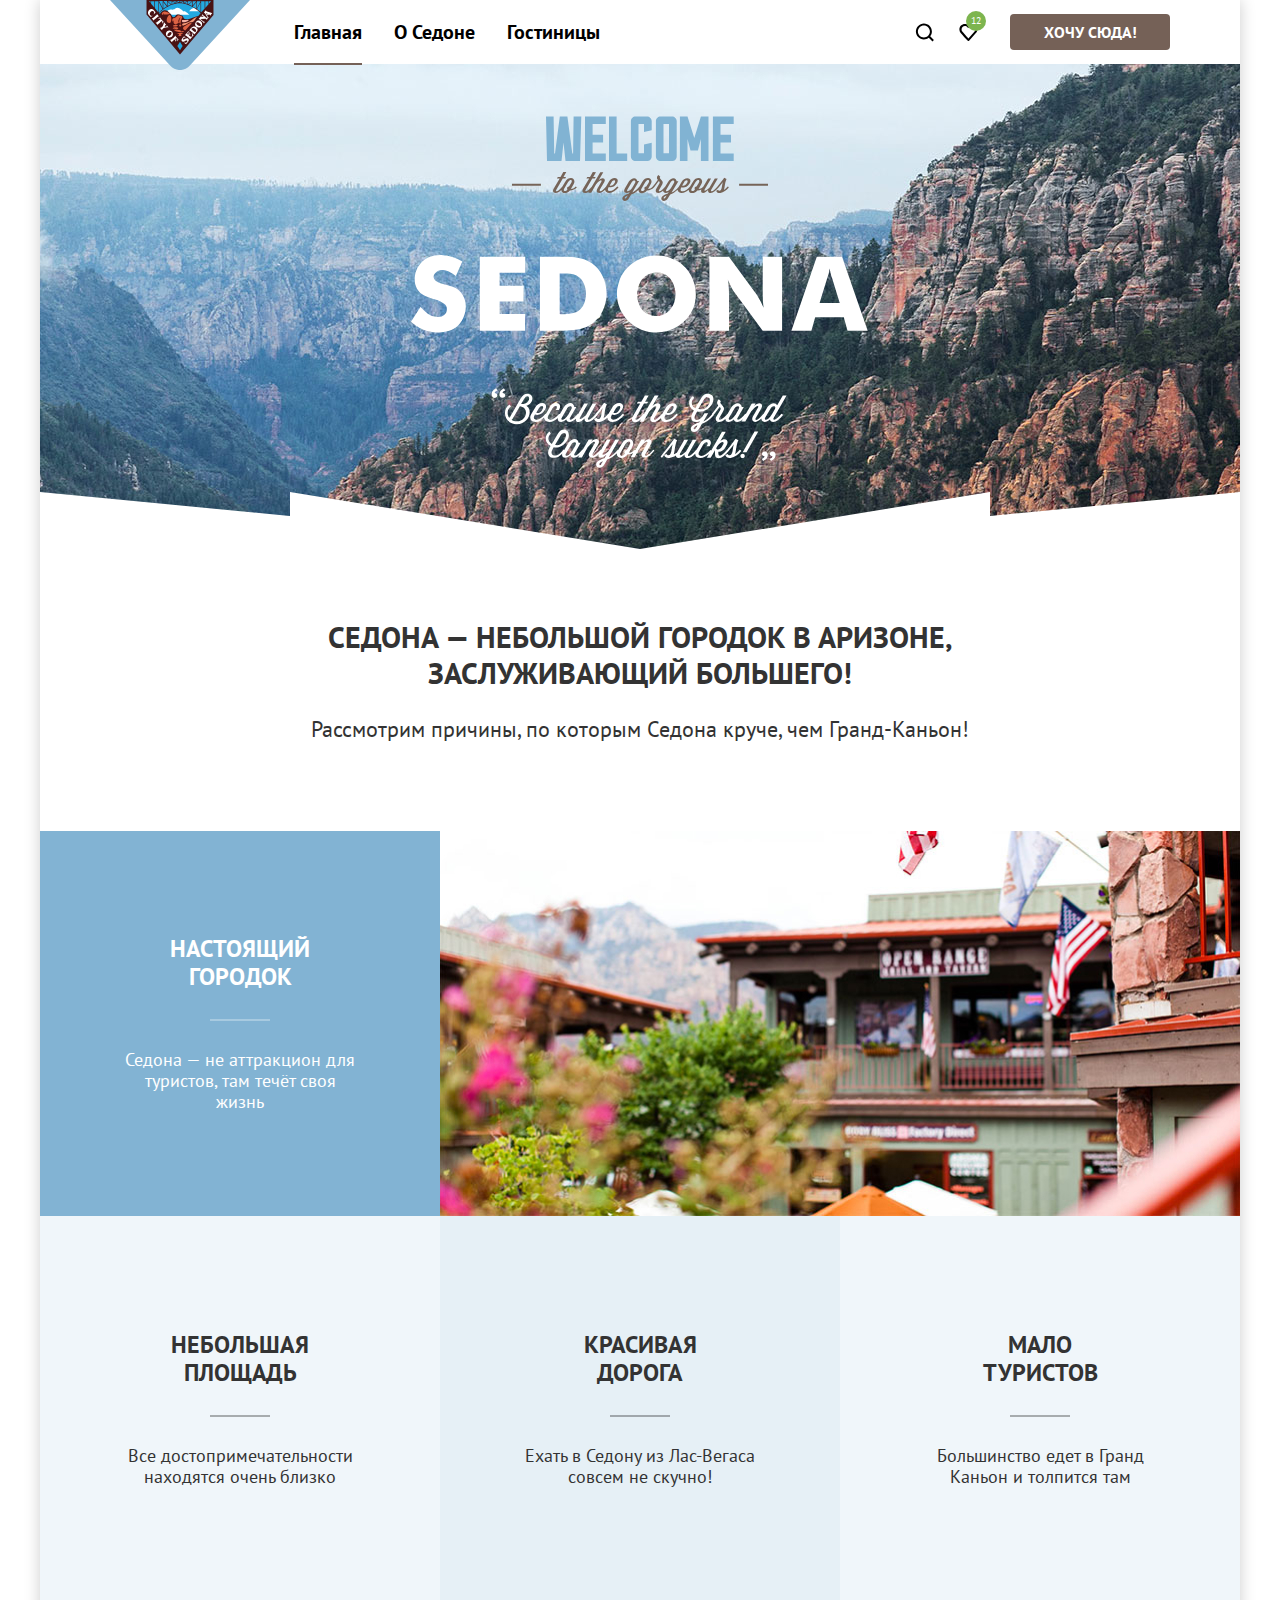
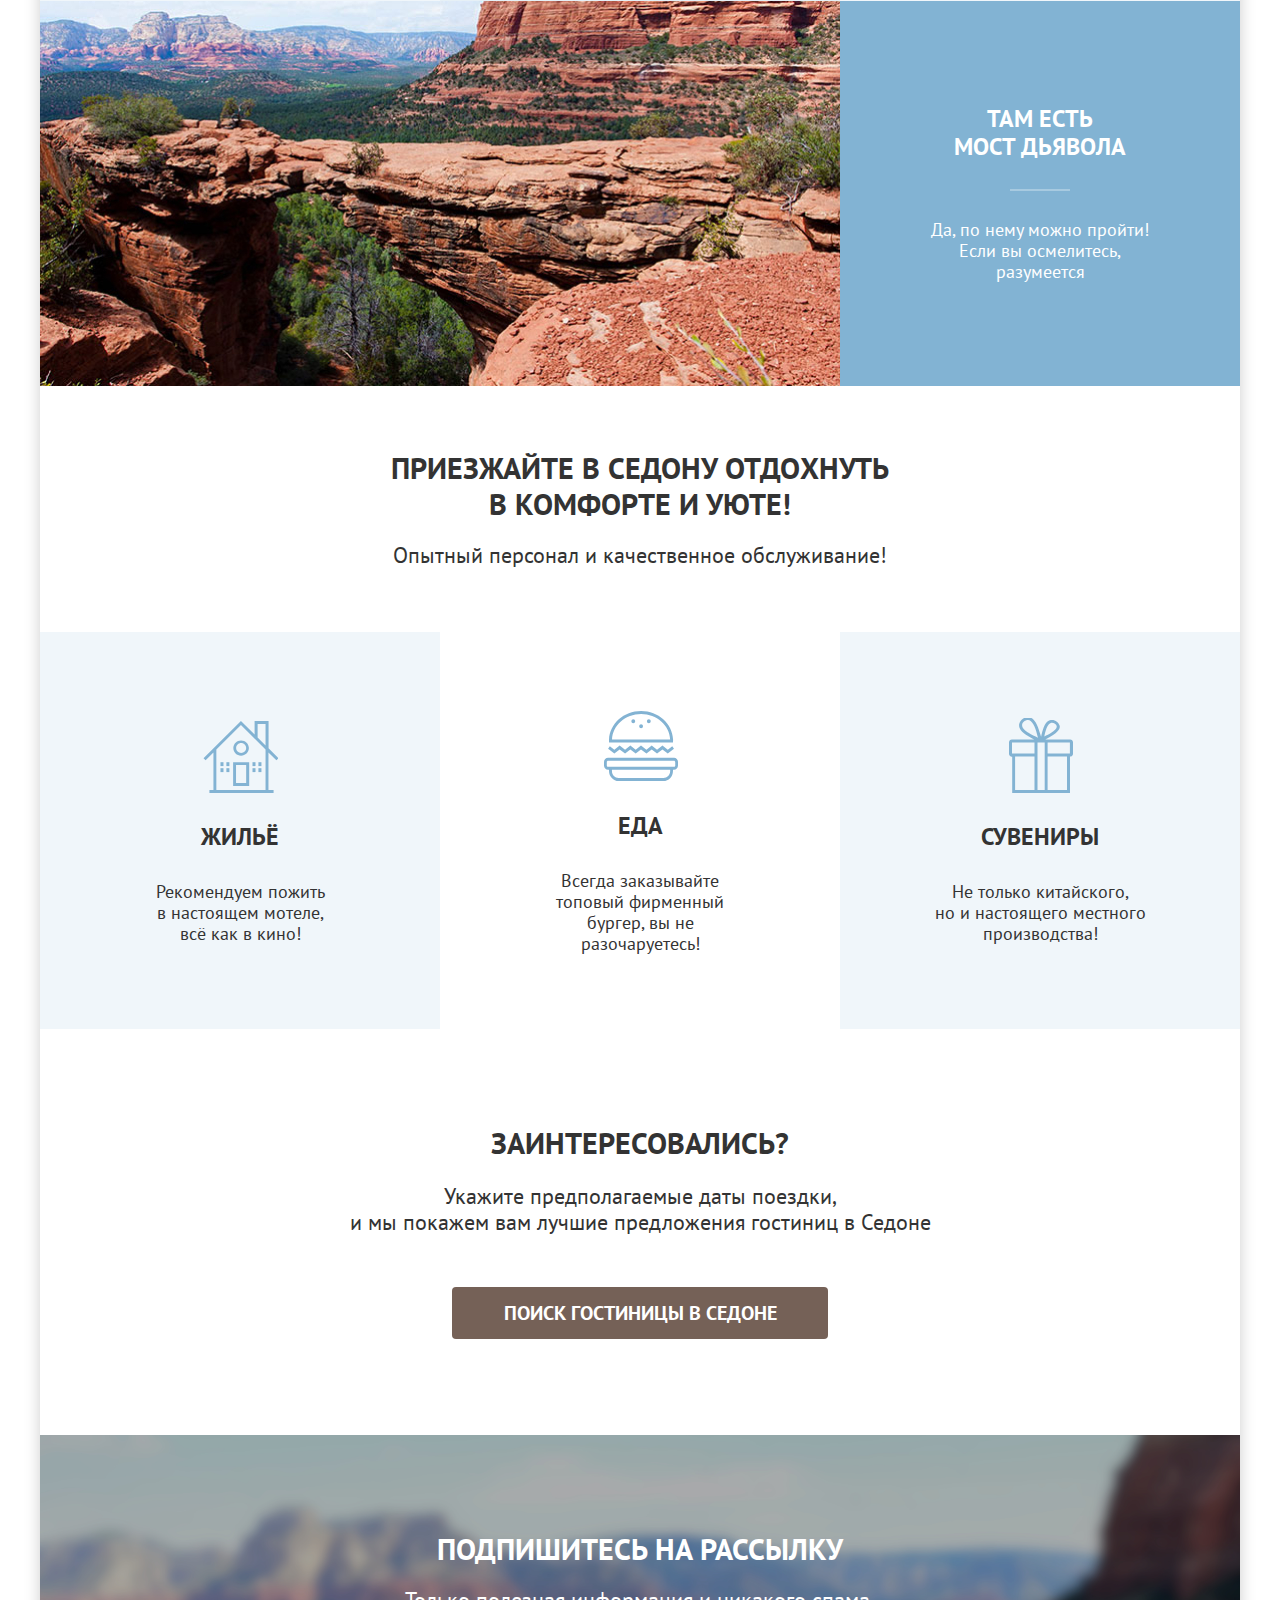
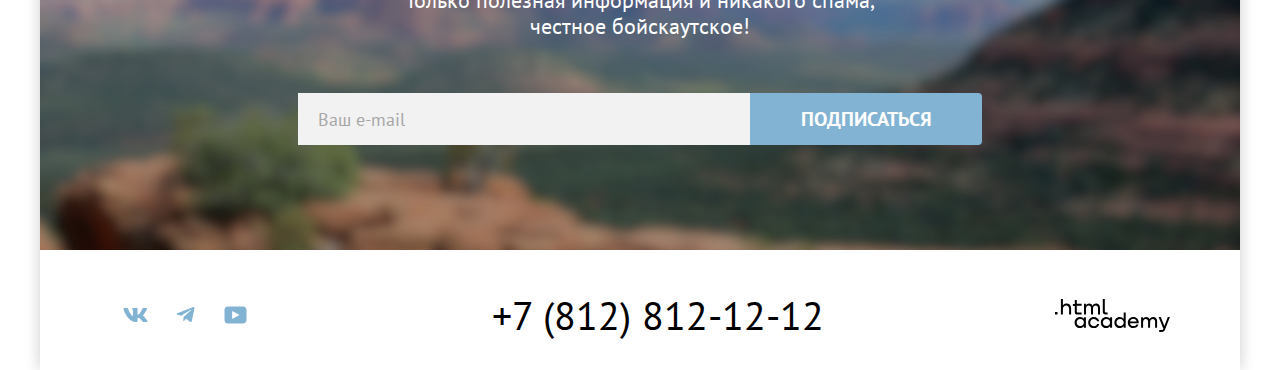
<file: index.html>
<!DOCTYPE html>
<html lang="ru">
  <head>
    <meta charset="UTF-8" />
    <meta http-equiv="X-UA-Compatible" content="IE=edge" />
    <meta name="viewport" content="width=device-width,initial-scale=1" />
    <meta name="description" content="Описание контента" />
    <meta name="keywords" content="Ключевые, слова, через, запятую" />
    <link
      rel="icon"
      type="image/x-icon"
      sizes="32x32"
      href="images/favicon.png"
    />
    <link rel="stylesheet" href="css/style.css" />
    <title>Седона | Главная страница</title>
  </head>
  <body class="container page">
    <!-- header start -->
    <header class="header">
      <nav class="header__inner">
        <!-- logo start -->
        <a class="logo header__logo">
          <img
            class="logo__icon"
            src="images/logo-sedona.svg"
            width="140"
            height="70"
            alt="Логотип туристического портала Седона."
          />
        </a>
        <!-- logo end -->
        <ul class="header__navigation">
          <li class="header__navigation-item">
            <a
              class="header__navigation-link header__navigation-link--active"
              href="#"
              >Главная</a
            >
          </li>
          <li class="header__navigation-item">
            <a class="header__navigation-link" href="#">О Седоне</a>
          </li>
          <li class="header__navigation-item">
            <a class="header__navigation-link" href="catalog.html">Гостиницы</a>
          </li>
        </ul>
        <ul class="header__icon">
          <li class="header__icon-item">
            <a class="header__icon-link header__icon-link--search" href="#">
              <span class="visually-hidden">Поиск.</span>
            </a>
          </li>
          <li class="header__icon-item">
            <a class="header__icon-link header__icon-link--heart" href="#">
              <span class="visually-hidden">Избранное.</span>
            </a>
          </li>
        </ul>
        <a class="rectangle header__link" href="#">Хочу сюда!</a>
      </nav>
    </header>
    <!-- header end -->
    <!-- main start -->
    <main class="main">
      <h1 class="visually-hidden">Туристический городок Седона.</h1>
      <!-- prono start -->
      <section class="promo">
        <h2 class="visually-hidden">
          Добро пожаловать в великолепный городок Седона.
        </h2>
        <img
          class="promo__entry"
          src="images/promo.svg"
          width="458"
          height="352"
          alt="Добро пожаловать в великолепный городок Седона."
        />
      </section>
      <!-- promo end -->
      <!-- advantage start -->
      <section class="advantage">
        <!-- description start -->
        <div class="description advantage__description">
          <h2 class="description__title advantage__description-title">
            Седона — небольшой городок в Аризоне, <br />
            заслуживающий большего!
          </h2>
          <p class="description__text">
            Рассмотрим причины, по которым Седона круче, чем Гранд-Каньон!
          </p>
        </div>
        <!-- description end -->
        <ul class="advantage__list">
          <li class="advantage__item">
            <!-- box-description start -->
            <div class="box-description advantage__inner">
              <h3 class="box-description__title advantage__title">
                Настоящий городок
              </h3>
              <p class="box-description__text">
                Седона — не аттракцион для туристов, там течёт своя жизнь
              </p>
            </div>
            <!-- box-description end -->
            <img
              class="advantage__image"
              src="images/advantages-city.jpg"
              width="800"
              height="385"
              alt="Настоящий городок."
            />
          </li>
          <li class="advantage__item">
            <ul class="advantage__sublist">
              <!-- box-description start -->
              <li class="box-description advantage__subitem">
                <h3 class="box-description__title advantage__title">
                  Небольшая площадь
                </h3>
                <p class="box-description__text">
                  Все достопримечательности находятся очень близко
                </p>
              </li>
              <!-- box-description end -->
              <!-- box-description start -->
              <li class="box-description advantage__subitem">
                <h3 class="box-description__title advantage__title">
                  Красивая <br />
                  дорога
                </h3>
                <p class="box-description__text">
                  Ехать в Седону из Лас-Вегаса совсем не скучно!
                </p>
              </li>
              <!-- box-description end -->
              <!-- box-description start -->
              <li class="box-description advantage__subitem">
                <h3 class="box-description__title advantage__title">
                  Мало <br />
                  туристов
                </h3>
                <p class="box-description__text">
                  Большинство едет в Гранд Каньон и толпится там
                </p>
              </li>
              <!-- box-description end -->
            </ul>
          </li>
          <li class="advantage__item">
            <!-- box-description start -->
            <div class="box-description advantage__inner">
              <h3 class="box-description__title advantage__title">
                Там есть <br />
                мост дьявола
              </h3>
              <p class="box-description__text">
                Да, по нему можно пройти! Если вы осмелитесь, разумеется
              </p>
            </div>
            <!-- box-description end -->
            <img
              class="advantage__image"
              src="images/advantages-bridge.jpg"
              width="800"
              height="385"
              alt="Настоящий городок."
            />
          </li>
        </ul>
      </section>
      <!-- advantage end -->
      <!-- comfort start -->
      <section class="comfort">
        <!-- description start -->
        <div class="description comfort__description">
          <h2 class="description__title comfort__description-title">
            Приезжайте в Седону отдохнуть <br />
            в комфорте и уюте!
          </h2>
          <p class="description__text">
            Опытный персонал и качественное обслуживание!
          </p>
        </div>
        <!-- description end -->
        <ul class="comfort__list">
          <!-- box-description start -->
          <li class="box-description comfort__item">
            <h3 class="box-description__title comfort__title">Жильё</h3>
            <p class="box-description__text">
              Рекомендуем пожить <br />
              в настоящем мотеле, <br />
              всё как в кино!
            </p>
          </li>
          <!-- box-description end -->
          <!-- box-description start -->
          <li class="box-description comfort__item">
            <h3 class="box-description__title comfort__title">Еда</h3>
            <p class="box-description__text">
              Всегда заказывайте <br />
              топовый фирменный бургер, вы не разочаруетесь!
            </p>
          </li>
          <!-- box-description end -->
          <!-- box-description start -->
          <li class="box-description comfort__item">
            <h3 class="box-description__title comfort__title">Сувениры</h3>
            <p class="box-description__text">
              Не только китайского, <br />
              но и настоящего местного производства!
            </p>
            <!-- box-description end -->
          </li>
          <!-- box-description end -->
        </ul>
      </section>
      <!-- comfort end -->
      <!-- travel start -->
      <section class="travel">
        <div class="description travel__description">
          <h2 class="description__title travel__title">Заинтересовались?</h2>
          <p class="description__text travel__text">
            Укажите предполагаемые даты поездки, <br />
            и мы покажем вам лучшие предложения гостиниц в Седоне
          </p>
          <a class="rectangle description__link travel__link" href="#"
            >Поиск гостиницы в Седоне</a
          >
        </div>
      </section>
      <!-- travel end -->
      <!-- subscription start  -->
      <section class="subscription">
        <!-- description start -->
        <div class="description subscription__description">
          <h2 class="description__title subscription__title">
            Подпишитесь на рассылку
          </h2>
          <p class="description__text subscription__text">
            Только полезная информация и никакого спама, <br />
            честное бойскаутское!
          </p>
          <form
            class="subscription__form"
            action="https://echo.htmlacademy.ru/courses"
            method="post"
          >
            <input
              class="subscription__email"
              id="subscription-email"
              name="email"
              type="email"
              placeholder="Ваш e-mail"
              required
            />

            <button class="rectangle subscription__button" type="submit">
              Подписаться
            </button>
          </form>
        </div>
        <!-- description end -->
      </section>
      <!-- subscription end -->
    </main>
    <!-- main end -->
    <!-- footer start -->
    <footer class="footer">
      <ul class="footer__social">
        <li class="footer__social-item">
          <a class="footer__social-link" href="https://vk.com/htmlacademy">
            <svg
              class="footer__social-icon"
              width="25"
              height="14"
              viewBox="0 0 25 14"
              fill="currentColor"
              xmlns="http://www.w3.org/2000/svg"
            >
              <path
                fill-rule="evenodd"
                clip-rule="evenodd"
                d="M23.9498 0.948C24.1158 0.402 23.9498 0 23.1548 0H20.5298C19.8618 0 19.5538 0.347 19.3868 0.73C19.3868 0.73 18.0518 3.926 16.1608 6.002C15.5488 6.604 15.2708 6.795 14.9368 6.795C14.7698 6.795 14.5188 6.604 14.5188 6.057V0.948C14.5188 0.292 14.3348 0 13.7788 0H9.65076C9.23376 0 8.98276 0.304 8.98276 0.593C8.98276 1.214 9.92876 1.358 10.0258 3.106V6.904C10.0258 7.737 9.87276 7.888 9.53876 7.888C8.64876 7.888 6.48376 4.677 5.19876 1.003C4.94976 0.288 4.69776 0 4.02676 0H1.39976C0.649756 0 0.499756 0.347 0.499756 0.73C0.499756 1.412 1.38976 4.8 4.64476 9.281C6.81476 12.341 9.86976 14 12.6528 14C14.3218 14 14.5278 13.632 14.5278 12.997V10.684C14.5278 9.947 14.6858 9.8 15.2148 9.8C15.6048 9.8 16.2718 9.992 17.8298 11.467C19.6098 13.216 19.9028 14 20.9048 14H23.5298C24.2798 14 24.6558 13.632 24.4398 12.904C24.2018 12.18 23.3518 11.129 22.2248 9.882C21.6128 9.172 20.6948 8.407 20.4158 8.024C20.0268 7.533 20.1378 7.314 20.4158 6.877C20.4158 6.877 23.6158 2.451 23.9488 0.948H23.9498Z"
              />
            </svg>
            <span class="visually-hidden">Вконтакте.</span>
          </a>
        </li>
        <li class="footer__social-item">
          <a class="footer__social-link" href="https://t.me/htmlacademy">
            <svg
              class="footer__social-icon"
              width="19"
              height="16"
              viewBox="0 0 19 16"
              fill="currentColor"
              xmlns="http://www.w3.org/2000/svg"
            >
              <path
                d="M17.2853 0.0992597L1.34073 6.24776C0.252584 6.68481 0.258879 7.29184 1.14109 7.56253L5.23469 8.83953L14.7061 2.8637C15.1539 2.59121 15.5631 2.7378 15.2268 3.03636L7.55308 9.96185H7.55128L7.55308 9.96275L7.2707 14.1823C7.68438 14.1823 7.86693 13.9925 8.09895 13.7686L10.0873 11.8351L14.2232 14.89C14.9858 15.31 15.5334 15.0941 15.7232 14.1841L18.4382 1.38885C18.7161 0.274623 18.0128 -0.229883 17.2853 0.0992597Z"
              />
            </svg>
            <span class="visually-hidden">Telegram.</span>
          </a>
        </li>
        <li class="footer__social-item">
          <a
            class="footer__social-link"
            href="https://www.youtube.com/user/htmlacademyru"
          >
            <svg
              class="footer__social-icon"
              width="23"
              height="18"
              viewBox="0 0 23 18"
              fill="currentColor"
              xmlns="http://www.w3.org/2000/svg"
            >
              <path
                d="M19.1072 0.5H3.67437C1.81368 0.5 0.500244 2.09375 0.500244 3.9V13.9937C0.500244 15.9062 1.81368 17.5 3.67437 17.5H19.3261C20.9679 17.5 22.5002 15.9062 22.5002 14.1V3.9C22.2813 2.09375 20.9679 0.5 19.1072 0.5ZM8.16194 13.0375V4.9625L15.4953 9L8.16194 13.0375Z"
              />
            </svg>
            <span class="visually-hidden">YouTube.</span>
          </a>
        </li>
      </ul>
      <a class="footer__phone" href="tel:78128121212">+7 (812) 812-12-12</a>
      <!-- logo start -->
      <a
        class="logo footer__logo"
        href="https://htmlacademy.ru/"
        target="_blank"
      >
        <svg
          width="115"
          height="33"
          viewBox="0 0 115 33"
          fill="currentColor"
          xmlns="http://www.w3.org/2000/svg"
        >
          <g clip-path="url(#clip0_33719_526)">
            <path
              fill-rule="evenodd"
              clip-rule="evenodd"
              d="M7.9999 6.2C8.7999 5.2 9.9999 4.5 11.5999 4.5C14.2999 4.5 16.1999 6.4 16.0999 9.4V15.5H14.0999V9.8C14.0999 8 12.9999 6.6 11.1999 6.6C9.1999 6.6 7.8999 8.1 7.8999 10.2V15.5H5.8999V0H7.8999V6.2H7.9999ZM0 15.5V12.9H2.5V15.5H0ZM26.5999 4.79998H21.7999V1.09998H19.7999V4.89998H17.8999V6.89998H19.7999V12.9C19.7999 14.6 20.7999 15.6 22.4999 15.6H26.5999V13.6H22.8999C22.1999 13.6 21.7999 13.2 21.7999 12.5V6.79998H26.5999V4.79998ZM37.6 6.69998C38.2 5.39998 39.5 4.59998 41.1 4.59998C43.6 4.59998 45.1 6.39998 45 8.89997V15.4H43V9.09998C43 7.49998 42.1 6.49998 40.6 6.49998C39.4 6.49998 38 7.39998 38 9.79998V15.4H36V9.09998C36 7.49998 35.1 6.49998 33.6 6.49998C32 6.49998 31 7.99998 31 9.99998V15.4H29V4.79998H30.9V6.39998H31C31.6 5.39998 32.7 4.59998 34.1 4.59998C35.7 4.59998 36.9 5.49998 37.5 6.69998H37.6ZM47.8 12.7C47.8 14.4 48.8 15.4 50.6 15.4H52.6V13.4H50.9001C50.2001 13.4 49.8 13 49.8 12.3V0H47.8V12.7ZM25.0001 17.9C26.7001 17.9 28.0001 18.6 28.9001 19.7V18.2H30.9001V28.8H28.9001V27.2H28.8001C28.0001 28.3 26.8001 29.1 25.0001 29.1C21.9001 29.1 19.6001 26.8 19.6001 23.5C19.6001 20.2 21.9001 17.9 25.0001 17.9ZM21.7001 23.5C21.7001 25.5 23.1001 27.1 25.3001 27.1C27.5001 27.1 28.9001 25.4 28.9001 23.5C28.9001 21.5 27.5001 19.9 25.3001 19.9C23.1001 19.9 21.7001 21.5 21.7001 23.5ZM44.2 22C43.7 19.6 41.5999 17.9 38.7999 17.9C35.3999 17.9 33.2 20.4 33.2 23.5C33.2 26.6 35.3999 29.1 38.7999 29.1C41.5999 29.1 43.7 27.3 44.2 24.9H42.0999C41.7 26.2 40.3999 27.2 38.7999 27.2C36.5999 27.2 35.2 25.6 35.2 23.6C35.2 21.6 36.5999 20 38.7999 20C40.3999 20 41.5999 21 42.0999 22.2H44.2V22ZM51.2001 17.9C52.9001 17.9 54.2001 18.6 55.1 19.7V18.2H57.1V28.8H55.1V27.2H55C54.2001 28.3 53 29.1 51.2001 29.1C48.1001 29.1 45.8 26.8 45.8 23.5C45.8 20.2 48.1001 17.9 51.2001 17.9ZM47.9001 23.5C47.9001 25.5 49.3 27.1 51.5 27.1C53.6 27.1 55.1 25.4 55.1 23.5C55.1 21.5 53.7001 19.9 51.5 19.9C49.3 19.9 47.9001 21.5 47.9001 23.5ZM68.6999 19.8C67.7999 18.7 66.4999 17.9 64.7999 17.9C61.6999 17.9 59.3999 20.2 59.3999 23.5C59.3999 26.8 61.5999 29.1 64.7999 29.1C66.4999 29.1 67.7999 28.3 68.5999 27.3H68.6999V28.8H70.6999V13.4H68.6999V19.8ZM65.0999 27.1C62.8999 27.1 61.4999 25.5 61.4999 23.5C61.4999 21.5 62.8999 19.9 65.0999 19.9C67.2999 19.9 68.6999 21.5 68.6999 23.5C68.5999 25.5 67.1999 27.1 65.0999 27.1ZM72.8 23.5C72.8 20.4 75 17.9 78.3 17.9C81.8 17.9 84 20.6 83.8 24.2H75C75.1 25.8 76.5 27.1 78.4 27.1C79.8 27.1 80.9 26.5 81.4 25.5H83.5C82.8 27.8 80.8 29.1 78.3 29.1C74.9 29.1 72.8 26.5 72.8 23.5ZM81.6 22.4C81.3 20.8 80 19.8 78.3 19.8C76.6001 19.8 75.4 20.9 75.1 22.4H81.6ZM98.2001 17.9C96.6001 17.9 95.3001 18.7 94.6001 19.9H94.5001C93.9001 18.7 92.7001 17.9 91.1001 17.9C89.7001 17.9 88.6001 18.6 88.0001 19.7V18.2H86.1001V28.8H88.1001V23.4C88.1001 21.4 89.1001 20 90.7001 19.9C92.2001 19.9 93.1001 20.9 93.1001 22.5V28.8H95.1001V23.2C95.1001 20.8 96.5001 19.9 97.7001 19.9C99.2001 19.9 100.1 20.9 100.1 22.5V28.8H102.1V22.3C102.2 19.7 100.7 17.9 98.2001 17.9ZM105.8 18.1L109.4 27L112.8 18.1H114.9L110.2 30.3C109.5 32.1 108.5 32.9 106.7 32.9H104.2V30.9H106.7C107.7 30.9 108.1 30.6 108.4 29.7L103.6 18.1H105.8Z"
            />
          </g>
          <defs>
            <clipPath id="clip0_33719_526">
              <rect width="114.9" height="32.9" fill="white" />
            </clipPath>
          </defs>
        </svg>
      </a>
      <!-- logo end -->
    </footer>
    <!-- footer end -->
    <script src="js/app.js"></script>
  </body>
</html>
</file>
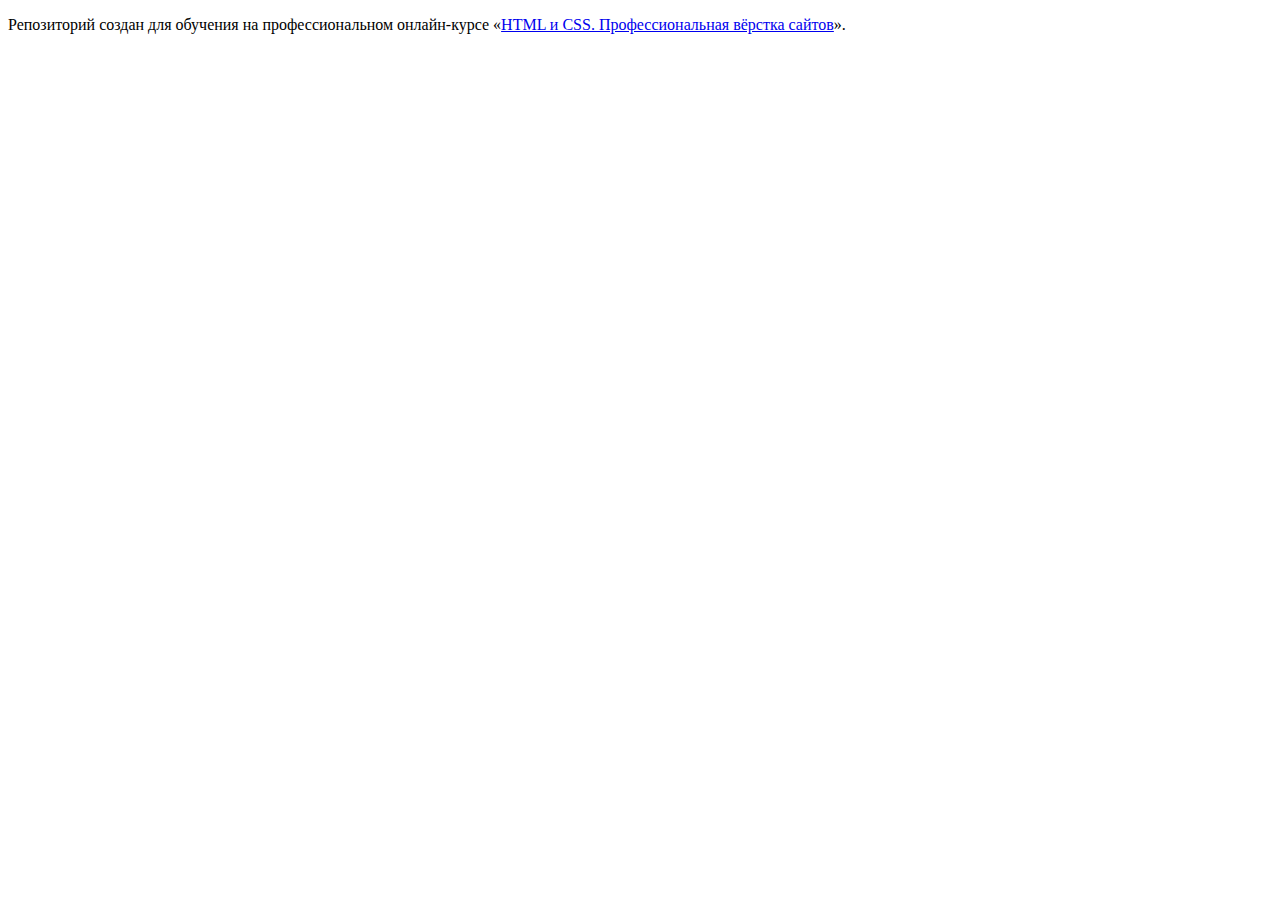
<file: 1/index.html>
<!DOCTYPE html>
<html lang="ru">
  <head>
    <meta charset="utf-8">
    <title>HTML Academy: Седона</title>
    <base href="https://htmlacademy-htmlcss.github.io/1138379-sedona-38/1/">
</head>
  <body>

    <p>Репозиторий создан для обучения на профессиональном онлайн‑курсе «<a href="https://htmlacademy.ru/intensive/htmlcss">HTML и CSS. Профессиональная вёрстка сайтов</a>».</p>

  </body>
</html>
</file>
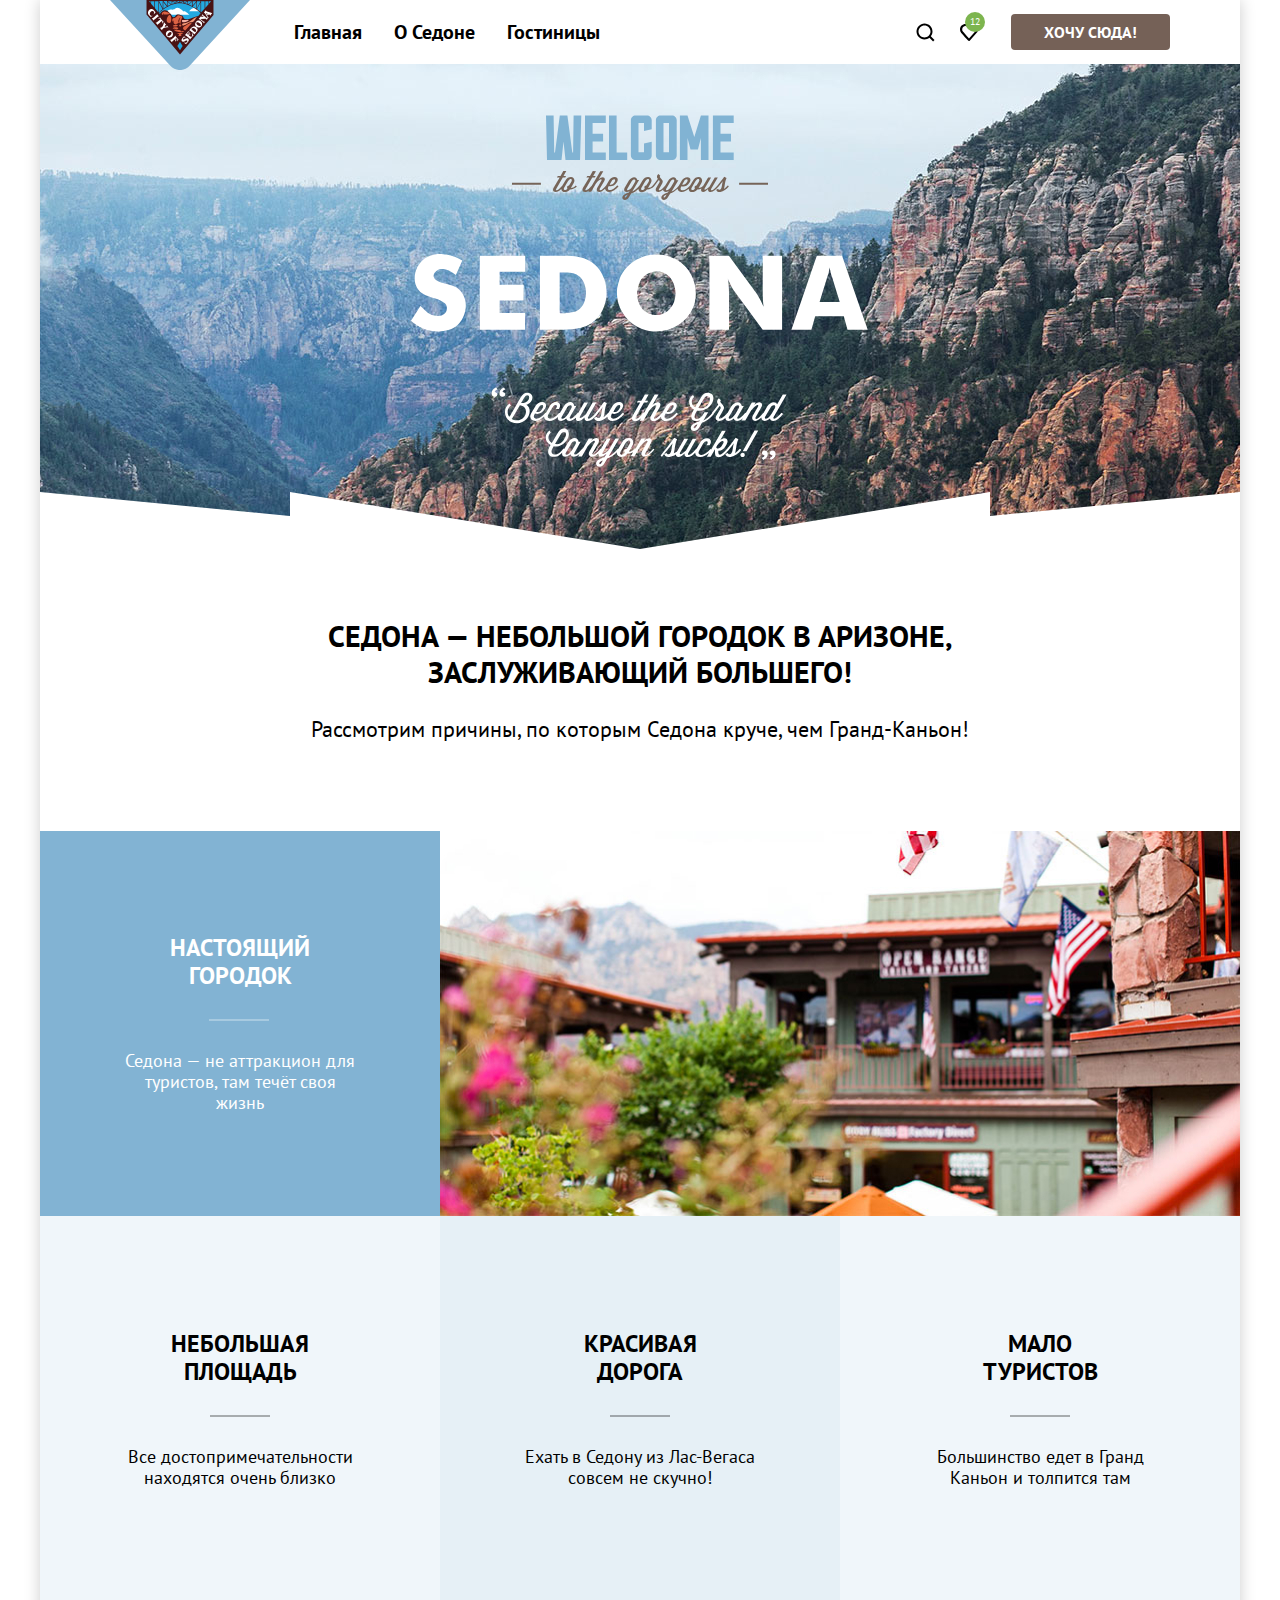
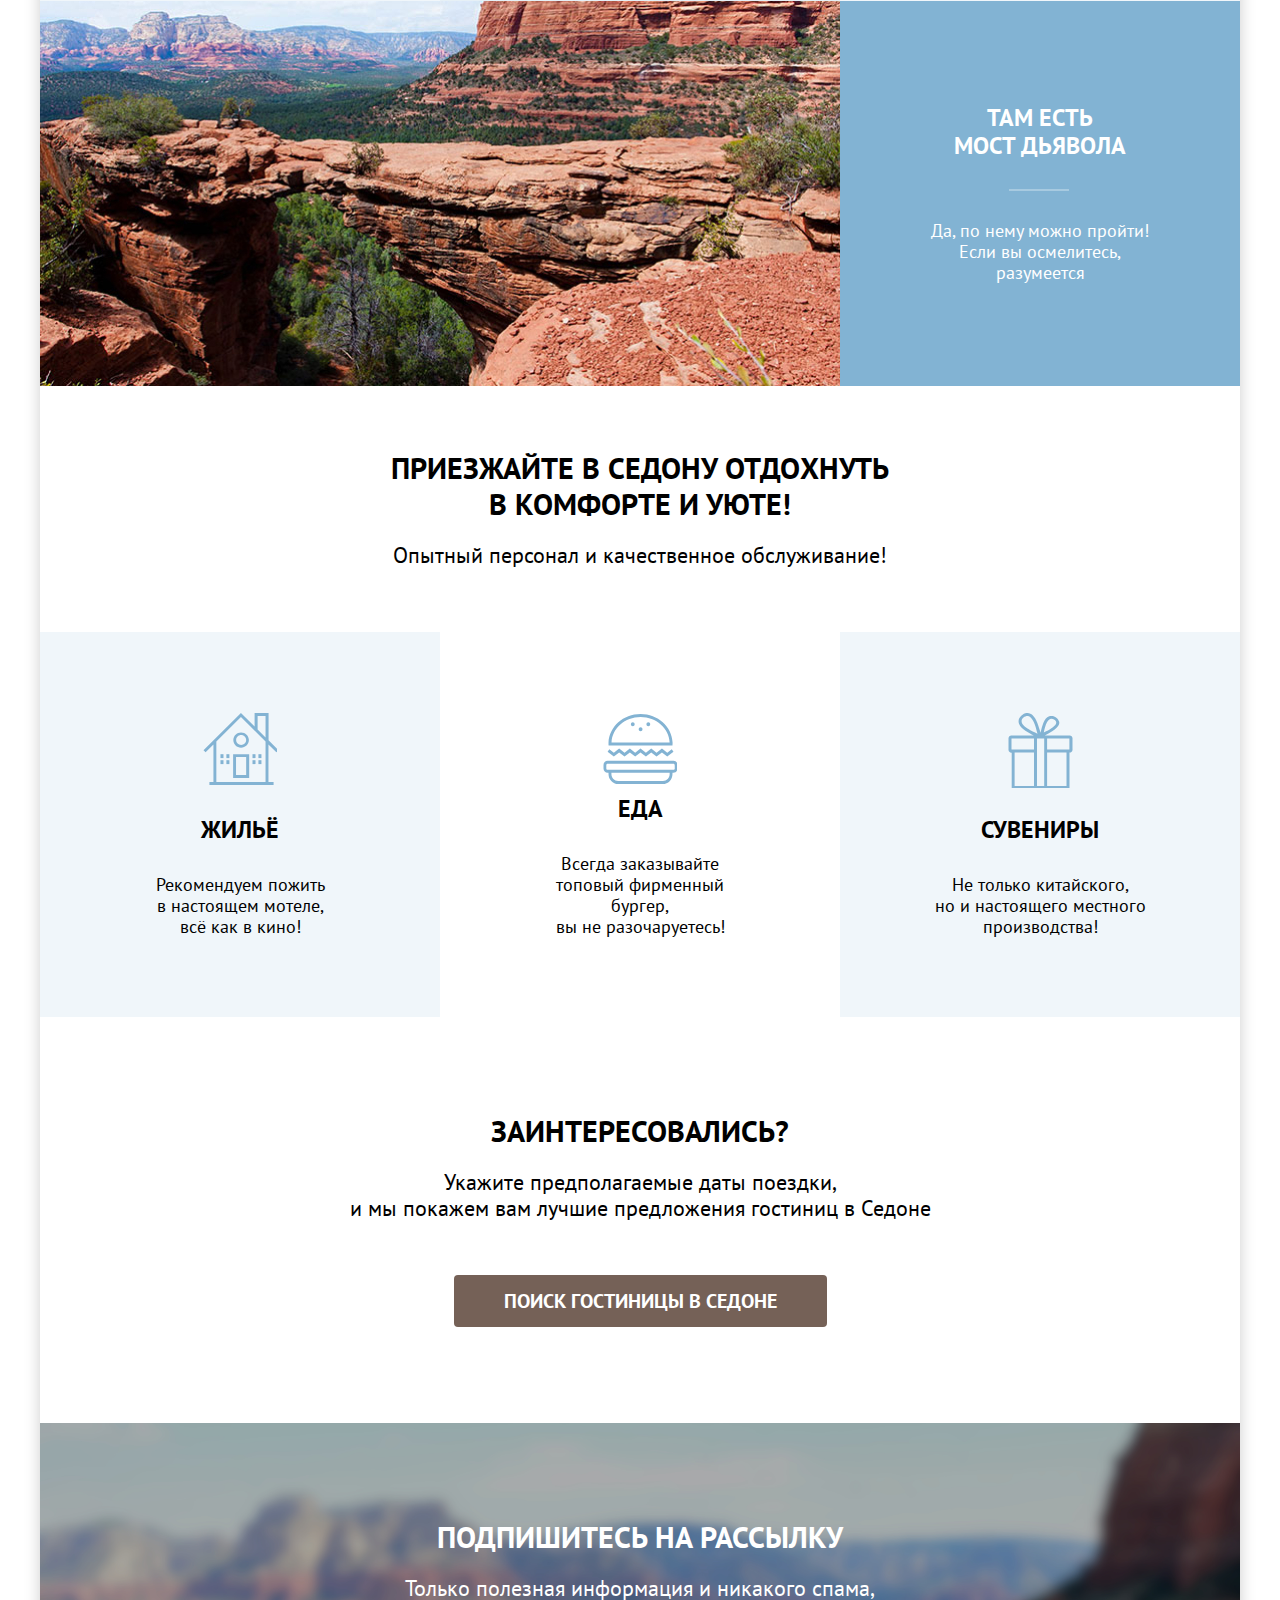
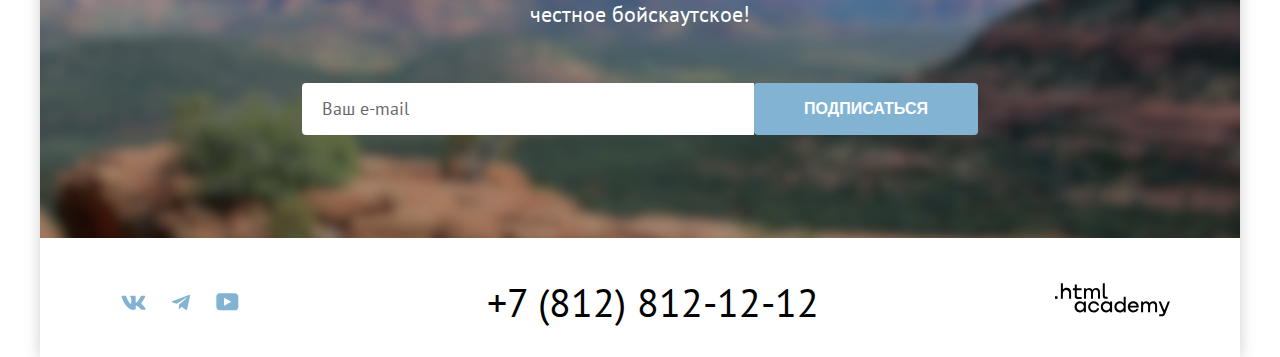
<file: 4/index.html>
<!DOCTYPE html>
<html lang="ru">
  <head>
    <title>Седона | Главная страница</title>
    <meta charset="UTF-8" />
    <meta name="viewport" content="width=device-width, initial-scale=1" />
    <meta name="description" content="Описание контента" />
    <meta name="keywords" content="Ключевые, слова, через, запятую" />
    <link rel="stylesheet" href="css/style.css" />
    <style>
      .perfect-pixel {
        position: absolute;
        right: 0;
        left: 0;
        z-index: 1000;

        display: none;
        width: 1280px;
        margin-right: auto;
        margin-left: auto;

        opacity: 0.3;
      }
    </style>
    <base href="https://htmlacademy-htmlcss.github.io/1138379-sedona-38/4/">
</head>

  <body class="page">
    <!-- perfect-pixel start -->
    <picture>
      <img class="perfect-pixel" src="images/perfect-pixel/page-desktop.png" />
    </picture>
    <!-- perfect-pixel end -->

    <!-- header start -->
    <header class="header page__header container">
      <!-- logo start -->
      <a class="logo header__logo">
        <img
          class="logo__image"
          src="images/logo.svg"
          width="140"
          height="70"
          alt="Логотип туристического портала Седона."
        />
      </a>
      <!-- logo end -->

      <nav class="header__navigation">
        <ul class="header__navigation-list">
          <li class="header__navigation-item">
            <a class="header__navigation-link" href="#">Главная</a>
          </li>
          <li class="header__navigation-item">
            <a class="header__navigation-link" href="#">О Седоне</a>
          </li>
          <li class="header__navigation-item">
            <a class="header__navigation-link" href="catalog.html">Гостиницы</a>
          </li>
        </ul>
      </nav>

      <ul class="header__interaction">
        <li class="header__interaction-item">
          <a
            class="icon header__interaction-icon header__interaction-icon--heart"
            href="#"
          >
            <span class="visually-hidden">Поиск.</span>
          </a>
        </li>
        <li class="header__interaction-item">
          <a
            class="icon header__interaction-icon header__interaction-icon--search"
            href="#"
          >
            <span class="icon__number header__interaction-number">12</span>
            <span class="visually-hidden">Избранное.</span>
          </a>
        </li>
      </ul>

      <a class="rectangle header__link" href="#">Хочу сюда!</a>
    </header>
    <!-- header end -->

    <!-- main start -->
    <main class="main">
      <h1 class="visually-hidden">Туристический городок Седона.</h1>

      <!-- promo start -->
      <section class="promo main__promo">
        <h2 class="visually-hidden">
          Добро пожаловать в великолепный городок Седона.
        </h2>
        <img
          class="promo__entry"
          src="images/promo.svg"
          width="458"
          height="352"
          alt="Добро пожаловать в великолепный городок Седона."
        />
      </section>
      <!-- promo end -->

      <!-- advantage start -->
      <section class="advantage main__advantage">
        <div class="description advantage__description container">
          <h2 class="description__title advantage__title">
            Седона — небольшой городок в Аризоне, <br />
            заслуживающий большего!
          </h2>
          <p class="description__text">
            Рассмотрим причины, по которым Седона круче, чем Гранд-Каньон!
          </p>
        </div>

        <ul class="advantage__list">
          <li class="advantage__item">
            <div
              class="box-description advantage__box-description advantage__box-description--first-appearance"
            >
              <h3 class="box-description__title">Настоящий городок</h3>
              <p class="box-description__text">
                Седона — не аттракцион для туристов, там течёт своя жизнь
              </p>
            </div>
            <img
              class="advantage__image"
              src="images/advantages-city.jpg"
              width="800"
              height="385"
              alt="Настоящий городок."
            />
          </li>
          <li class="advantage__item">
            <ul class="advantage__list">
              <li class="advantage__item">
                <div
                  class="box-description advantage__box-description advantage__box-description--second-appearance"
                >
                  <h3 class="box-description__title">Небольшая площадь</h3>
                  <p class="box-description__text">
                    Все достопримечательности находятся очень близко
                  </p>
                </div>
              </li>
              <li class="advantage__item">
                <div
                  class="box-description advantage__box-description advantage__box-description--third-appearance"
                >
                  <h3 class="box-description__title">Красивая дорога</h3>
                  <p class="box-description__text">
                    Ехать в Седону из Лас-Вегаса совсем не скучно!
                  </p>
                </div>
              </li>
              <li class="advantage__item">
                <div
                  class="box-description advantage__box-description advantage__box-description--second-appearance"
                >
                  <h3 class="box-description__title">Мало туристов</h3>
                  <p class="box-description__text">
                    Большинство едет в Гранд Каньон и толпится там
                  </p>
                </div>
              </li>
            </ul>
          </li>
          <li class="advantage__item">
            <div
              class="box-description advantage__box-description advantage__box-description--first-appearance"
            >
              <h3 class="box-description__title">Там есть мост дьявола</h3>
              <p class="box-description__text">
                Да, по нему можно пройти! Если вы осмелитесь, разумеется
              </p>
            </div>
            <img
              class="advantage__image"
              src="images/advantages-devil.jpg"
              width="800"
              height="385"
              alt="Настоящий городок."
            />
          </li>
        </ul>
      </section>
      <!-- advantage end -->

      <!-- comfort start -->
      <section class="comfort main__comfort">
        <div class="description comfort__description container">
          <h2 class="description__title">
            Приезжайте в Седону отдохнуть <br />
            в комфорте и уюте!
          </h2>
          <p class="description__text">
            Опытный персонал и качественное обслуживание!
          </p>
        </div>
        <ul class="comfort__list">
          <li
            class="box-description comfort__box-description comfort__box-description--housing"
          >
            <h3 class="box-description__title">Жильё</h3>
            <p class="box-description__text">
              Рекомендуем пожить <br />
              в настоящем мотеле, <br />
              всё как в кино!
            </p>
          </li>
          <li
            class="box-description comfort__box-description comfort__box-description--food"
          >
            <h3 class="box-description__title">Еда</h3>
            <p class="box-description__text">
              Всегда заказывайте <br />
              топовый фирменный бургер, <br />
              вы не разочаруетесь!
            </p>
          </li>
          <li
            class="box-description comfort__box-description comfort__box-description--souvenirs"
          >
            <h3 class="box-description__title">Сувениры</h3>
            <p class="box-description__text">
              Не только китайского, <br />
              но и настоящего местного <br />
              производства!
            </p>
          </li>
        </ul>
      </section>
      <!-- comfort end -->

      <!-- travel start -->
      <section class="travel main__travel container">
        <div class="description travel__description">
          <h2 class="description__title">Заинтересовались?</h2>
          <p class="description__text travel__text">
            Укажите предполагаемые даты поездки, <br />
            и мы покажем вам лучшие предложения гостиниц в Седоне
          </p>
          <a class="rectangle travel__link" href="#"
            >Поиск гостиницы в Седоне</a
          >
        </div>
      </section>
      <!-- travel end -->

      <!-- subscription start -->
      <section class="subscription main__subscription container">
        <div class="description subscription__description">
          <h2 class="description__title">Подпишитесь на рассылку</h2>
          <p class="description__text subscription__text">
            Только полезная информация и никакого спама, <br />
            честное бойскаутское!
          </p>
          <form
            class="subscription__form"
            action="https://echo.htmlacademy.ru/courses"
            method="post"
          >
            <input
              class="subscription__email"
              id="subscription__email"
              name="email"
              type="email"
              placeholder="Ваш e-mail"
              required
            />

            <button class="rectangle subscription__button" type="submit">
              Подписаться
            </button>
          </form>
        </div>
      </section>
      <!-- subscription end -->
    </main>
    <!-- main end -->

    <!-- footer start -->
    <footer class="footer page__footer container">
      <!-- social start -->
      <ul class="social footer__social">
        <li class="social__item">
          <a
            class="social__link social__link--vkontakte"
            href="https://vk.com/htmlacademy"
          >
            <svg
              class="social__svg"
              xmlns="http://www.w3.org/2000/svg"
              width="25"
              height="15"
              viewBox="0 0 25 15"
              fill="none"
            >
              <path
                class="social__path"
                fill-rule="evenodd"
                clip-rule="evenodd"
                d="M24.1164 1.80445C24.2824 1.25845 24.1164 0.856445 23.3214 0.856445H20.6964C20.0284 0.856445 19.7204 1.20345 19.5534 1.58645C19.5534 1.58645 18.2184 4.78245 16.3274 6.85845C15.7154 7.46045 15.4374 7.65145 15.1034 7.65145C14.9364 7.65145 14.6854 7.46045 14.6854 6.91345V1.80445C14.6854 1.14845 14.5014 0.856445 13.9454 0.856445H9.81738C9.40038 0.856445 9.14938 1.16045 9.14938 1.44945C9.14938 2.07045 10.0954 2.21445 10.1924 3.96245V7.76045C10.1924 8.59345 10.0394 8.74444 9.70538 8.74444C8.81538 8.74444 6.65038 5.53345 5.36538 1.85945C5.11638 1.14445 4.86438 0.856445 4.19338 0.856445H1.56638C0.816382 0.856445 0.666382 1.20345 0.666382 1.58645C0.666382 2.26845 1.55638 5.65645 4.81138 10.1374C6.98138 13.1974 10.0364 14.8564 12.8194 14.8564C14.4884 14.8564 14.6944 14.4884 14.6944 13.8534V11.5404C14.6944 10.8034 14.8524 10.6564 15.3814 10.6564C15.7714 10.6564 16.4384 10.8484 17.9964 12.3234C19.7764 14.0724 20.0694 14.8564 21.0714 14.8564H23.6964C24.4464 14.8564 24.8224 14.4884 24.6064 13.7604C24.3684 13.0364 23.5184 11.9854 22.3914 10.7384C21.7794 10.0284 20.8614 9.26345 20.5824 8.88045C20.1934 8.38945 20.3044 8.17044 20.5824 7.73345C20.5824 7.73345 23.7824 3.30745 24.1154 1.80445H24.1164Z"
                fill="#83B3D3"
              />
            </svg>
            <span class="visually-hidden">Вконтакте.</span>
          </a>
        </li>
        <li class="social__item">
          <a
            class="social__link social__link--telegram"
            href="https://t.me/htmlacademy"
          >
            <svg
              class="social__svg"
              xmlns="http://www.w3.org/2000/svg"
              width="18"
              height="17"
              viewBox="0 0 18 17"
              fill="none"
            >
              <path
                class="social__path"
                d="M16.785 0.955705L0.840489 7.1042C-0.247661 7.54126 -0.241365 8.14828 0.640845 8.41897L4.73445 9.69597L14.2058 3.72014C14.6537 3.44766 15.0629 3.59424 14.7265 3.89281L7.05283 10.8183H7.05103L7.05283 10.8192L6.77045 15.0387C7.18413 15.0387 7.36669 14.8489 7.59871 14.625L9.58705 12.6915L13.7229 15.7464C14.4855 16.1664 15.0332 15.9506 15.2229 15.0405L17.9379 2.2453C18.2158 1.13107 17.5126 0.626562 16.785 0.955705Z"
                fill="#83B3D3"
              />
            </svg>
            <span class="visually-hidden">Телеграм.</span>
          </a>
        </li>
        <li class="social__item">
          <a
            class="social__link social__link--youtube"
            href="https://www.youtube.com/user/htmlacademyru"
          >
            <svg
              class="social__svg"
              xmlns="http://www.w3.org/2000/svg"
              width="23"
              height="18"
              viewBox="0 0 23 18"
              fill="none"
            >
              <path
                class="social__path"
                d="M18.9402 0.356445H3.50738C1.64668 0.356445 0.333252 1.9502 0.333252 3.75645V13.8502C0.333252 15.7627 1.64668 17.3564 3.50738 17.3564H19.1591C20.8009 17.3564 22.3333 15.7627 22.3333 13.9564V3.75645C22.1143 1.9502 20.8009 0.356445 18.9402 0.356445ZM7.99494 12.8939V4.81894L15.3283 8.85645L7.99494 12.8939Z"
                fill="#83B3D3"
              />
            </svg>
            <span class="visually-hidden">YouTube.</span>
          </a>
        </li>
      </ul>
      <!-- social end -->

      <!-- phone start -->
      <a class="phone footer__phone" href="tel:78128121212"
        >+7 (812) 812-12-12</a
      >
      <!-- phone end -->

      <!-- developed start -->
      <a class="developed footer__developed" href="https://htmlacademy.ru/">
        <svg
          class="developed__svg"
          xmlns="http://www.w3.org/2000/svg"
          width="115"
          height="34"
          viewBox="0 0 115 34"
          fill="none"
        >
          <path
            class="developed__path"
            d="M0 13.2564V15.8564H2.5V13.2564H0Z"
            fill="black"
          />
          <path
            class="developed__path"
            d="M11.6 4.85645C10 4.85645 8.8 5.55645 8 6.55645H7.9V0.356445H5.9V15.8564H7.9V10.5564C7.9 8.45645 9.2 6.95645 11.2 6.95645C13 6.95645 14.1 8.35645 14.1 10.1564V15.8564H16.1V9.75644C16.2 6.75644 14.3 4.85645 11.6 4.85645Z"
            fill="black"
          />
          <path
            class="developed__path"
            d="M26.6 5.15645H21.8V1.45645H19.8V5.25645H17.9V7.25645H19.8V13.2564C19.8 14.9564 20.8 15.9564 22.5 15.9564H26.6V13.9564H22.9C22.2 13.9564 21.8 13.5564 21.8 12.8564V7.15645H26.6V5.15645Z"
            fill="black"
          />
          <path
            class="developed__path"
            d="M41.1 4.95645C39.5 4.95645 38.2 5.75644 37.6 7.05645H37.5C36.9 5.85645 35.7 4.95645 34.1 4.95645C32.7 4.95645 31.6 5.75645 31 6.75645H30.9V5.15645H29V15.7564H31V10.3564C31 8.35645 32 6.85645 33.6 6.85645C35.1 6.85645 36 7.85645 36 9.45645V15.7564H38V10.1564C38 7.75645 39.4 6.85645 40.6 6.85645C42.1 6.85645 43 7.85645 43 9.45645V15.7564H45V9.25644C45.1 6.75644 43.6 4.95645 41.1 4.95645Z"
            fill="black"
          />
          <path
            class="developed__path"
            d="M47.8 13.0564C47.8 14.7564 48.8 15.7564 50.6 15.7564H52.6V13.7564H50.9C50.2 13.7564 49.8 13.3564 49.8 12.6564V0.356445H47.8V13.0564Z"
            fill="black"
          />
          <path
            class="developed__path"
            d="M28.9 20.0564C28 18.9564 26.7 18.2564 25 18.2564C21.9 18.2564 19.6 20.5564 19.6 23.8564C19.6 27.1564 21.9 29.4564 25 29.4564C26.8 29.4564 28 28.6564 28.8 27.5564H28.9V29.1564H30.9V18.5564H28.9V20.0564ZM25.3 27.4564C23.1 27.4564 21.7 25.8564 21.7 23.8564C21.7 21.8564 23.1 20.2564 25.3 20.2564C27.5 20.2564 28.9 21.8564 28.9 23.8564C28.9 25.7564 27.5 27.4564 25.3 27.4564Z"
            fill="black"
          />
          <path
            class="developed__path"
            d="M44.2 22.3564C43.7 19.9564 41.6 18.2564 38.8 18.2564C35.4 18.2564 33.2 20.7564 33.2 23.8564C33.2 26.9564 35.4 29.4564 38.8 29.4564C41.6 29.4564 43.7 27.6564 44.2 25.2564H42.1C41.7 26.5564 40.4 27.5564 38.8 27.5564C36.6 27.5564 35.2 25.9564 35.2 23.9564C35.2 21.9564 36.6 20.3564 38.8 20.3564C40.4 20.3564 41.6 21.3564 42.1 22.5564H44.2V22.3564Z"
            fill="black"
          />
          <path
            class="developed__path"
            d="M55.1 20.0564C54.2 18.9564 52.9 18.2564 51.2 18.2564C48.1 18.2564 45.8 20.5564 45.8 23.8564C45.8 27.1564 48.1 29.4564 51.2 29.4564C53 29.4564 54.2 28.6564 55 27.5564H55.1V29.1564H57.1V18.5564H55.1V20.0564ZM51.5 27.4564C49.3 27.4564 47.9 25.8564 47.9 23.8564C47.9 21.8564 49.3 20.2564 51.5 20.2564C53.7 20.2564 55.1 21.8564 55.1 23.8564C55.1 25.7564 53.6 27.4564 51.5 27.4564Z"
            fill="black"
          />
          <path
            class="developed__path"
            d="M68.7 20.1564C67.8 19.0564 66.5 18.2564 64.8 18.2564C61.7 18.2564 59.4 20.5564 59.4 23.8564C59.4 27.1564 61.6 29.4564 64.8 29.4564C66.5 29.4564 67.8 28.6564 68.6 27.6564H68.7V29.1564H70.7V13.7564H68.7V20.1564ZM65.1 27.4564C62.9 27.4564 61.5 25.8564 61.5 23.8564C61.5 21.8564 62.9 20.2564 65.1 20.2564C67.3 20.2564 68.7 21.8564 68.7 23.8564C68.6 25.8564 67.2 27.4564 65.1 27.4564Z"
            fill="black"
          />
          <path
            class="developed__path"
            d="M78.3 18.2564C75 18.2564 72.8 20.7564 72.8 23.8564C72.8 26.8564 74.9 29.4564 78.3 29.4564C80.8 29.4564 82.8 28.1564 83.5 25.8564H81.4C80.9 26.8564 79.8 27.4564 78.4 27.4564C76.5 27.4564 75.1 26.1564 75 24.5564H83.8C84 20.9564 81.8 18.2564 78.3 18.2564ZM78.3 20.1564C80 20.1564 81.3 21.1564 81.6 22.7564H75.1C75.4 21.2564 76.6 20.1564 78.3 20.1564Z"
            fill="black"
          />
          <path
            class="developed__path"
            d="M98.2 18.2564C96.6 18.2564 95.3 19.0564 94.6 20.2564H94.5C93.9 19.0564 92.7 18.2564 91.1 18.2564C89.7 18.2564 88.6 18.9564 88 20.0564V18.5564H86.1V29.1564H88.1V23.7564C88.1 21.7564 89.1 20.3564 90.7 20.2564C92.2 20.2564 93.1 21.2564 93.1 22.8564V29.1564H95.1V23.5564C95.1 21.1564 96.5 20.2564 97.7 20.2564C99.2 20.2564 100.1 21.2564 100.1 22.8564V29.1564H102.1V22.6564C102.2 20.0564 100.7 18.2564 98.2 18.2564Z"
            fill="black"
          />
          <path
            class="developed__path"
            d="M109.4 27.3564L105.8 18.4564H103.6L108.4 30.0564C108.1 30.9564 107.7 31.2564 106.7 31.2564H104.2V33.2564H106.7C108.5 33.2564 109.5 32.4564 110.2 30.6564L114.9 18.4564H112.8L109.4 27.3564Z"
            fill="black"
          />
        </svg>
      </a>
      <!-- developed end -->
    </footer>
    <!-- footer end -->
  </body>
</html>
</file>
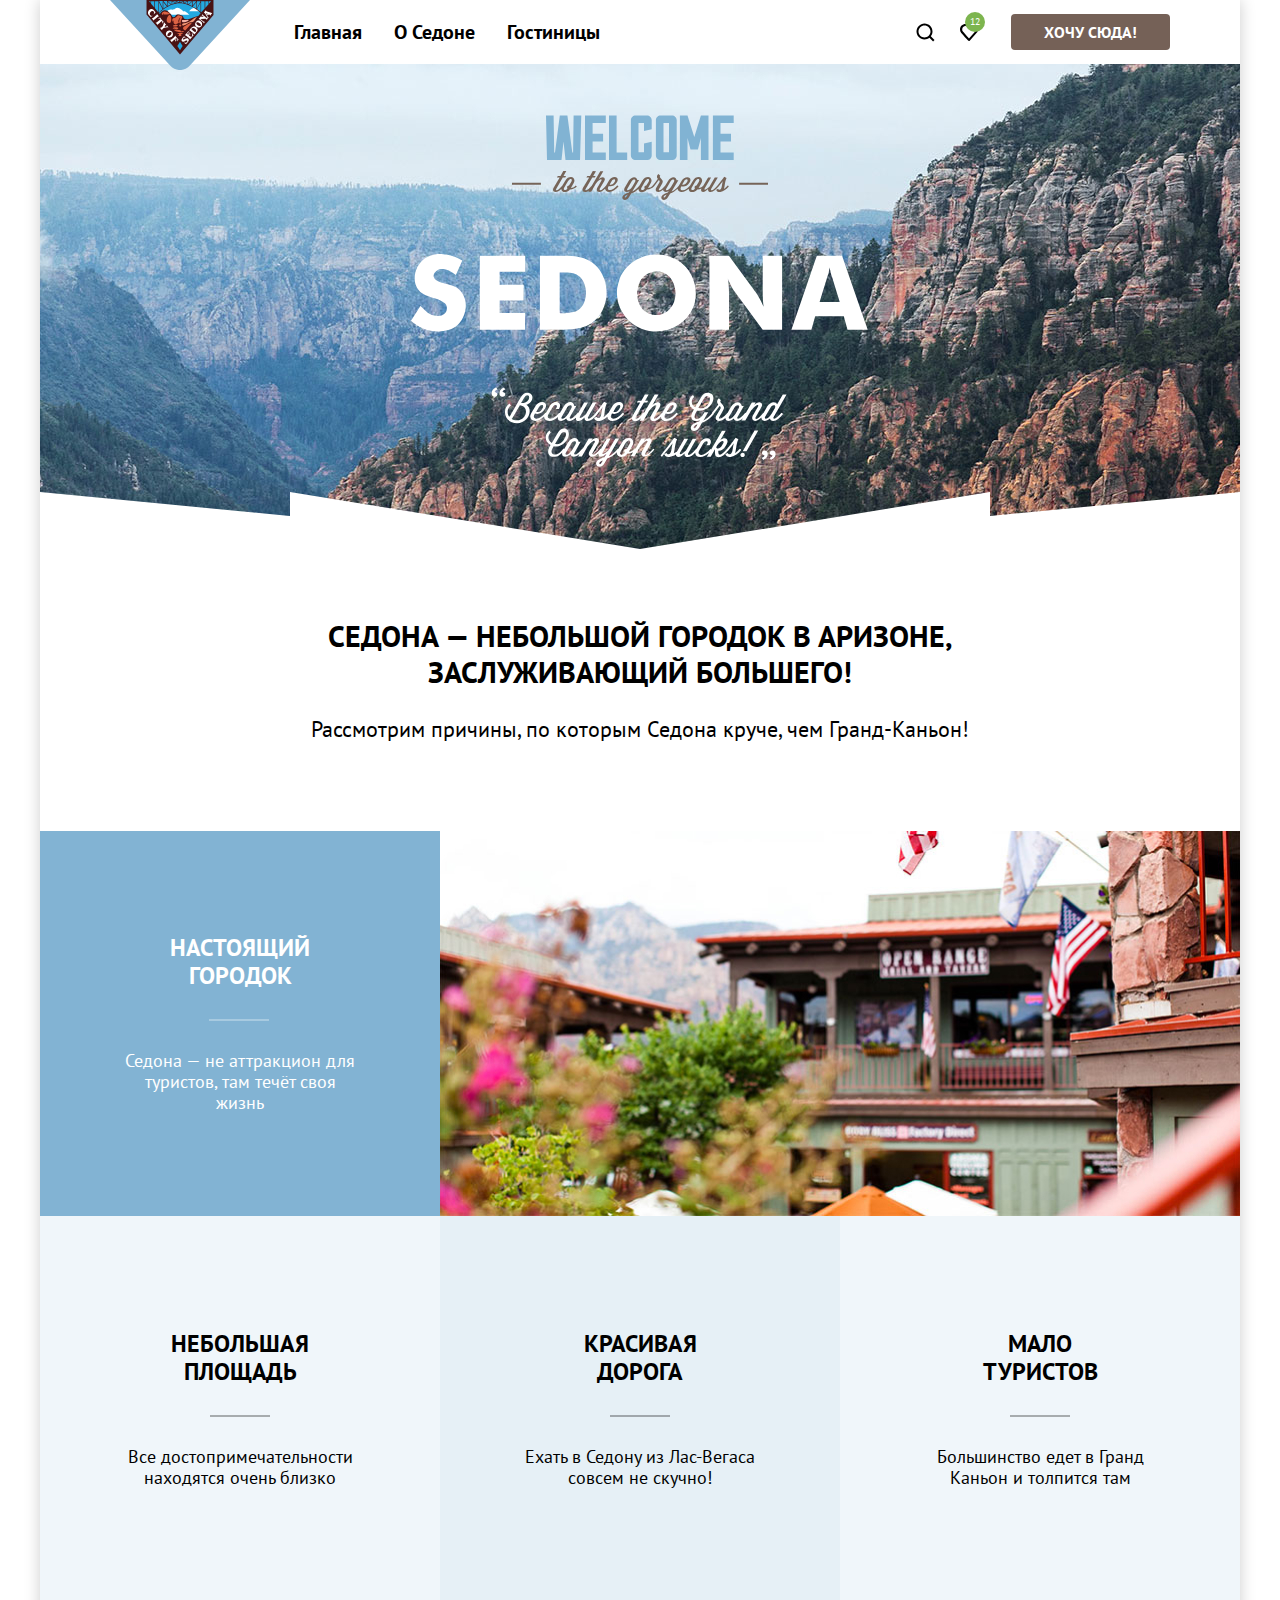
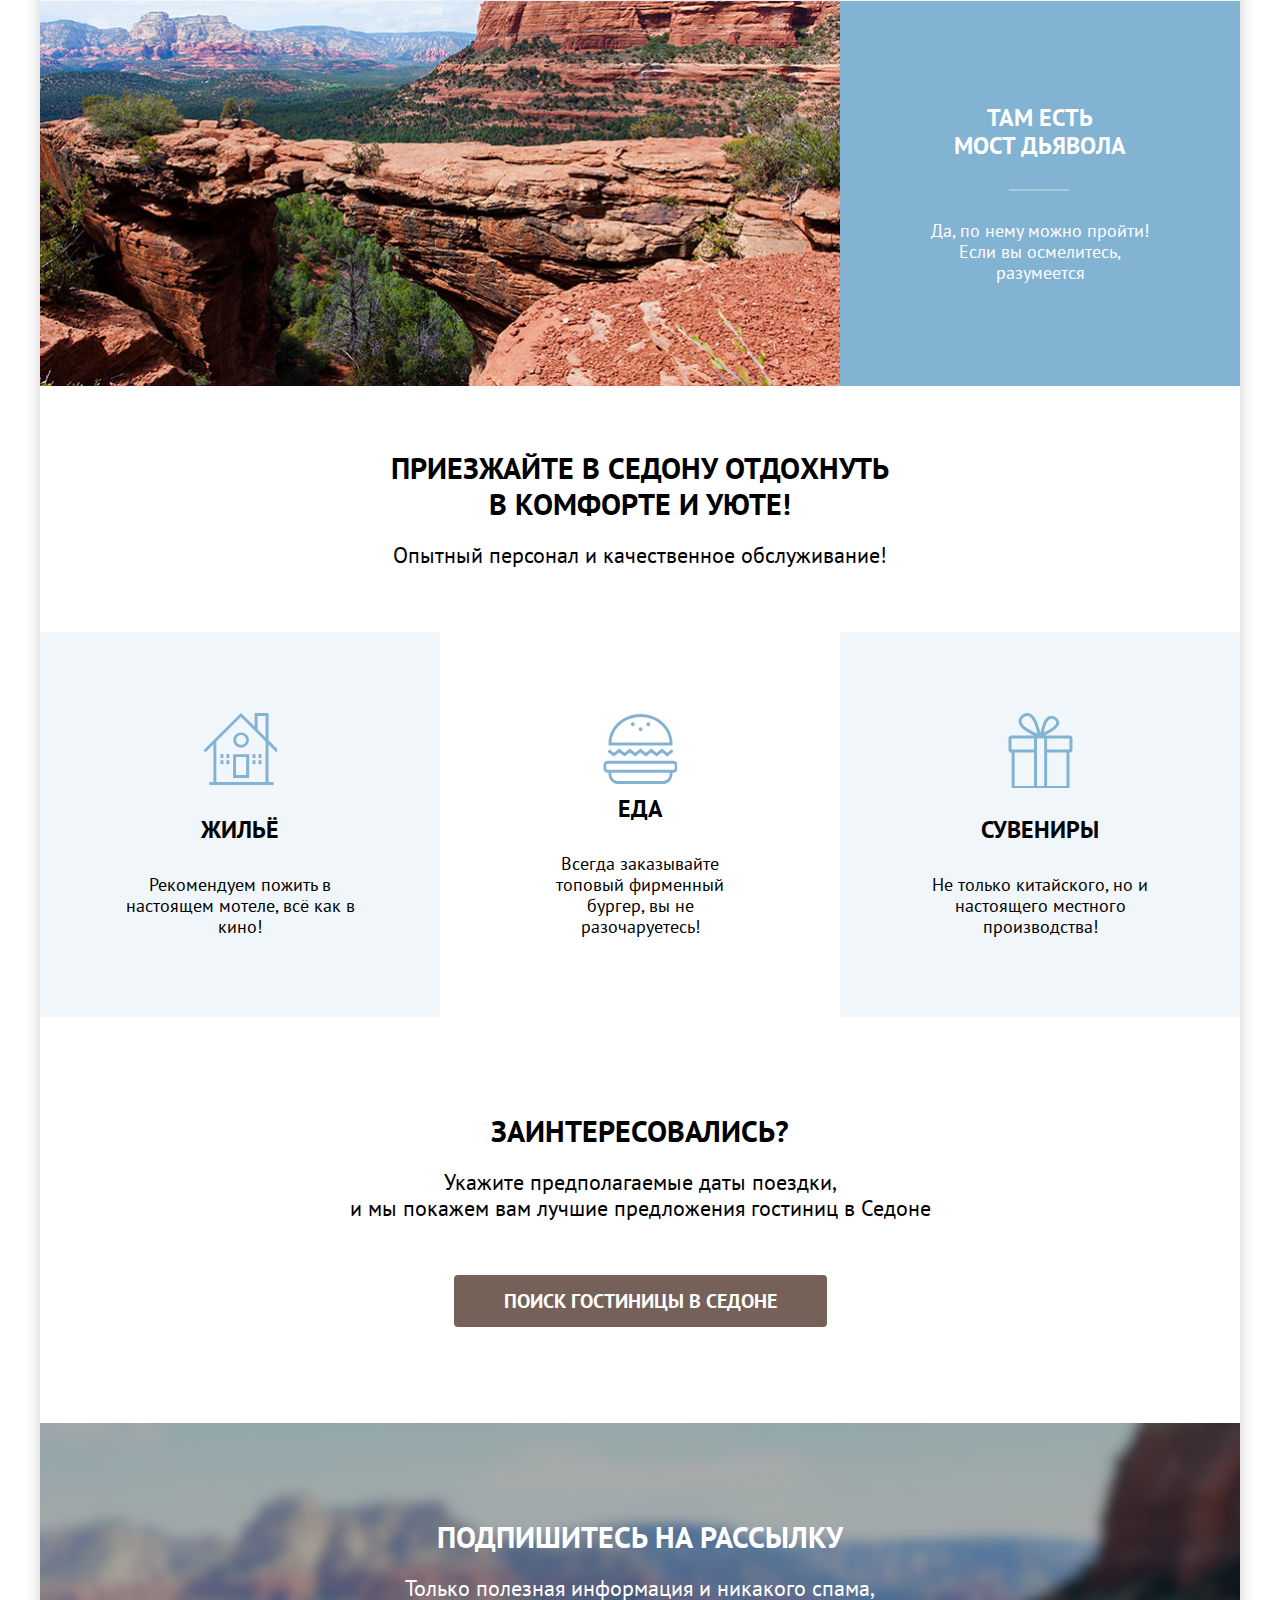
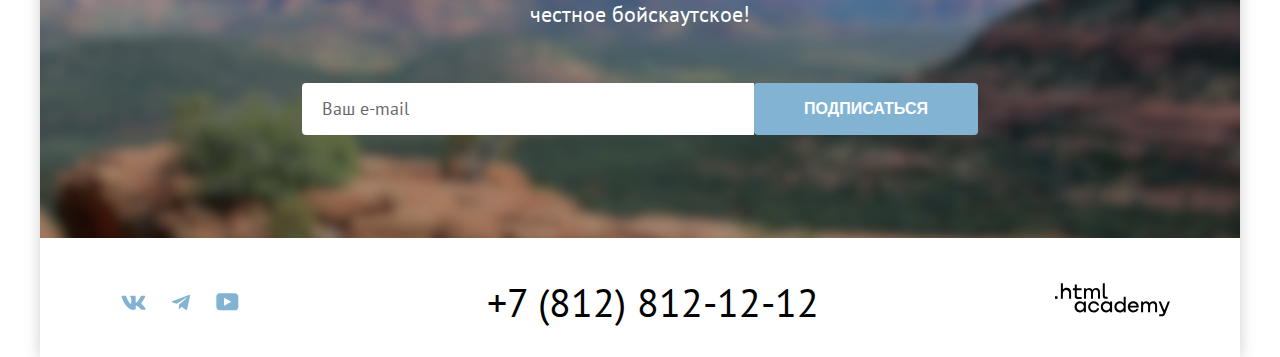
<file: 5/index.html>
<!DOCTYPE html>
<html lang="ru">
  <head>
    <title>Седона | Главная страница</title>
    <meta charset="UTF-8" />
    <meta name="viewport" content="width=device-width, initial-scale=1" />
    <meta name="description" content="Описание контента" />
    <meta name="keywords" content="Ключевые, слова, через, запятую" />
    <link rel="stylesheet" href="css/style.css" />
    <style>
      .perfect-pixel {
        position: absolute;
        right: 0;
        left: 0;
        z-index: 1000;

        display: none;
        width: 1280px;
        margin-right: auto;
        margin-left: auto;

        opacity: 0.3;
      }
    </style>
    <base href="https://htmlacademy-htmlcss.github.io/1138379-sedona-38/5/">
</head>

  <body class="page">
    <!-- perfect-pixel start -->
    <picture>
      <img class="perfect-pixel" src="images/perfect-pixel/page-desktop.png" />
    </picture>
    <!-- perfect-pixel end -->

    <!-- header start -->
    <header class="header page__header container">
      <!-- logo start -->
      <a class="logo header__logo">
        <img
          class="logo__image"
          src="images/logo.svg"
          width="140"
          height="70"
          alt="Логотип туристического портала Седона."
        />
      </a>
      <!-- logo end -->

      <nav class="header__navigation">
        <ul class="header__navigation-list">
          <li class="header__navigation-item">
            <a class="header__navigation-link" href="#">Главная</a>
          </li>
          <li class="header__navigation-item">
            <a class="header__navigation-link" href="#">О Седоне</a>
          </li>
          <li class="header__navigation-item">
            <a class="header__navigation-link" href="catalog.html">Гостиницы</a>
          </li>
        </ul>
      </nav>

      <ul class="header__interaction">
        <li class="header__interaction-item">
          <a
            class="icon header__interaction-icon header__interaction-icon--heart"
            href="#"
          >
            <span class="visually-hidden">Поиск.</span>
          </a>
        </li>
        <li class="header__interaction-item">
          <a
            class="icon header__interaction-icon header__interaction-icon--search"
            href="#"
          >
            <span class="icon__number header__interaction-number">12</span>
            <span class="visually-hidden">Избранное.</span>
          </a>
        </li>
      </ul>

      <a class="rectangle header__link" href="#">Хочу сюда!</a>
    </header>
    <!-- header end -->

    <!-- main start -->
    <main class="main">
      <h1 class="visually-hidden">Туристический городок Седона.</h1>

      <!-- promo start -->
      <section class="promo main__promo">
        <h2 class="visually-hidden">
          Добро пожаловать в великолепный городок Седона.
        </h2>
        <img
          class="promo__entry"
          src="images/promo.svg"
          width="458"
          height="352"
          alt="Добро пожаловать в великолепный городок Седона."
        />
      </section>
      <!-- promo end -->

      <!-- advantage start -->
      <section class="advantage main__advantage">
        <div class="description advantage__description container">
          <h2 class="description__title advantage__title">
            Седона — небольшой городок в Аризоне, <br />
            заслуживающий большего!
          </h2>
          <p class="description__text">
            Рассмотрим причины, по которым Седона круче, чем Гранд-Каньон!
          </p>
        </div>

        <ul class="advantage__list">
          <li class="advantage__item">
            <div
              class="box-description advantage__box-description advantage__box-description--first-appearance"
            >
              <h3 class="box-description__title">Настоящий городок</h3>
              <p class="box-description__text">
                Седона — не аттракцион для туристов, там течёт своя жизнь
              </p>
            </div>
            <img
              class="advantage__image"
              src="images/advantages-city.jpg"
              width="800"
              height="385"
              alt="Настоящий городок."
            />
          </li>
          <li class="advantage__item">
            <ul class="advantage__list">
              <li class="advantage__item">
                <div
                  class="box-description advantage__box-description advantage__box-description--second-appearance"
                >
                  <h3 class="box-description__title">Небольшая площадь</h3>
                  <p class="box-description__text">
                    Все достопримечательности находятся очень близко
                  </p>
                </div>
              </li>
              <li class="advantage__item">
                <div
                  class="box-description advantage__box-description advantage__box-description--third-appearance"
                >
                  <h3 class="box-description__title">Красивая дорога</h3>
                  <p class="box-description__text">
                    Ехать в Седону из Лас-Вегаса совсем не скучно!
                  </p>
                </div>
              </li>
              <li class="advantage__item">
                <div
                  class="box-description advantage__box-description advantage__box-description--second-appearance"
                >
                  <h3 class="box-description__title">Мало туристов</h3>
                  <p class="box-description__text">
                    Большинство едет в Гранд Каньон и толпится там
                  </p>
                </div>
              </li>
            </ul>
          </li>
          <li class="advantage__item">
            <div
              class="box-description advantage__box-description advantage__box-description--first-appearance"
            >
              <h3 class="box-description__title">Там есть мост дьявола</h3>
              <p class="box-description__text">
                Да, по нему можно пройти! Если вы осмелитесь, разумеется
              </p>
            </div>
            <img
              class="advantage__image"
              src="images/advantages-devil.jpg"
              width="800"
              height="385"
              alt="Настоящий городок."
            />
          </li>
        </ul>
      </section>
      <!-- advantage end -->

      <!-- comfort start -->
      <section class="comfort main__comfort">
        <div class="description comfort__description container">
          <h2 class="description__title">
            Приезжайте в Седону отдохнуть <br />
            в комфорте и уюте!
          </h2>
          <p class="description__text">
            Опытный персонал и качественное обслуживание!
          </p>
        </div>
        <ul class="comfort__list">
          <li
            class="box-description comfort__box-description comfort__box-description--housing"
          >
            <h3 class="box-description__title">Жильё</h3>
            <p class="box-description__text">
              Рекомендуем пожить в настоящем мотеле, всё как в кино!
            </p>
          </li>
          <li
            class="box-description comfort__box-description comfort__box-description--food"
          >
            <h3 class="box-description__title">Еда</h3>
            <p class="box-description__text">
              Всегда заказывайте топовый фирменный бургер, вы не разочаруетесь!
            </p>
          </li>
          <li
            class="box-description comfort__box-description comfort__box-description--souvenirs"
          >
            <h3 class="box-description__title">Сувениры</h3>
            <p class="box-description__text">
              Не только китайского, но и настоящего местного производства!
            </p>
          </li>
        </ul>
      </section>
      <!-- comfort end -->

      <!-- travel start -->
      <section class="travel main__travel container">
        <div class="description travel__description">
          <h2 class="description__title">Заинтересовались?</h2>
          <p class="description__text travel__text">
            Укажите предполагаемые даты поездки, <br />
            и мы покажем вам лучшие предложения гостиниц в Седоне
          </p>
          <a class="rectangle travel__link" href="#"
            >Поиск гостиницы в Седоне</a
          >
        </div>
      </section>
      <!-- travel end -->

      <!-- subscription start -->
      <section class="subscription main__subscription container">
        <div class="description subscription__description">
          <h2 class="description__title">Подпишитесь на рассылку</h2>
          <p class="description__text subscription__text">
            Только полезная информация и никакого спама, <br />
            честное бойскаутское!
          </p>
          <form
            class="subscription__form"
            action="https://echo.htmlacademy.ru/courses"
            method="post"
          >
            <input
              class="subscription__email"
              id="subscription__email"
              name="email"
              type="email"
              placeholder="Ваш e-mail"
              required
            />

            <button class="rectangle subscription__button" type="submit">
              Подписаться
            </button>
          </form>
        </div>
      </section>
      <!-- subscription end -->
    </main>
    <!-- main end -->

    <!-- footer start -->
    <footer class="footer page__footer container">
      <!-- social start -->
      <ul class="social footer__social">
        <li class="social__item">
          <a
            class="social__link social__link--vkontakte"
            href="https://vk.com/htmlacademy"
          >
            <svg
              class="social__svg"
              xmlns="http://www.w3.org/2000/svg"
              width="25"
              height="15"
              viewBox="0 0 25 15"
              fill="none"
            >
              <path
                class="social__path"
                fill-rule="evenodd"
                clip-rule="evenodd"
                d="M24.1164 1.80445C24.2824 1.25845 24.1164 0.856445 23.3214 0.856445H20.6964C20.0284 0.856445 19.7204 1.20345 19.5534 1.58645C19.5534 1.58645 18.2184 4.78245 16.3274 6.85845C15.7154 7.46045 15.4374 7.65145 15.1034 7.65145C14.9364 7.65145 14.6854 7.46045 14.6854 6.91345V1.80445C14.6854 1.14845 14.5014 0.856445 13.9454 0.856445H9.81738C9.40038 0.856445 9.14938 1.16045 9.14938 1.44945C9.14938 2.07045 10.0954 2.21445 10.1924 3.96245V7.76045C10.1924 8.59345 10.0394 8.74444 9.70538 8.74444C8.81538 8.74444 6.65038 5.53345 5.36538 1.85945C5.11638 1.14445 4.86438 0.856445 4.19338 0.856445H1.56638C0.816382 0.856445 0.666382 1.20345 0.666382 1.58645C0.666382 2.26845 1.55638 5.65645 4.81138 10.1374C6.98138 13.1974 10.0364 14.8564 12.8194 14.8564C14.4884 14.8564 14.6944 14.4884 14.6944 13.8534V11.5404C14.6944 10.8034 14.8524 10.6564 15.3814 10.6564C15.7714 10.6564 16.4384 10.8484 17.9964 12.3234C19.7764 14.0724 20.0694 14.8564 21.0714 14.8564H23.6964C24.4464 14.8564 24.8224 14.4884 24.6064 13.7604C24.3684 13.0364 23.5184 11.9854 22.3914 10.7384C21.7794 10.0284 20.8614 9.26345 20.5824 8.88045C20.1934 8.38945 20.3044 8.17044 20.5824 7.73345C20.5824 7.73345 23.7824 3.30745 24.1154 1.80445H24.1164Z"
                fill="#83B3D3"
              />
            </svg>
            <span class="visually-hidden">Вконтакте.</span>
          </a>
        </li>
        <li class="social__item">
          <a
            class="social__link social__link--telegram"
            href="https://t.me/htmlacademy"
          >
            <svg
              class="social__svg"
              xmlns="http://www.w3.org/2000/svg"
              width="18"
              height="17"
              viewBox="0 0 18 17"
              fill="none"
            >
              <path
                class="social__path"
                d="M16.785 0.955705L0.840489 7.1042C-0.247661 7.54126 -0.241365 8.14828 0.640845 8.41897L4.73445 9.69597L14.2058 3.72014C14.6537 3.44766 15.0629 3.59424 14.7265 3.89281L7.05283 10.8183H7.05103L7.05283 10.8192L6.77045 15.0387C7.18413 15.0387 7.36669 14.8489 7.59871 14.625L9.58705 12.6915L13.7229 15.7464C14.4855 16.1664 15.0332 15.9506 15.2229 15.0405L17.9379 2.2453C18.2158 1.13107 17.5126 0.626562 16.785 0.955705Z"
                fill="#83B3D3"
              />
            </svg>
            <span class="visually-hidden">Телеграм.</span>
          </a>
        </li>
        <li class="social__item">
          <a
            class="social__link social__link--youtube"
            href="https://www.youtube.com/user/htmlacademyru"
          >
            <svg
              class="social__svg"
              xmlns="http://www.w3.org/2000/svg"
              width="23"
              height="18"
              viewBox="0 0 23 18"
              fill="none"
            >
              <path
                class="social__path"
                d="M18.9402 0.356445H3.50738C1.64668 0.356445 0.333252 1.9502 0.333252 3.75645V13.8502C0.333252 15.7627 1.64668 17.3564 3.50738 17.3564H19.1591C20.8009 17.3564 22.3333 15.7627 22.3333 13.9564V3.75645C22.1143 1.9502 20.8009 0.356445 18.9402 0.356445ZM7.99494 12.8939V4.81894L15.3283 8.85645L7.99494 12.8939Z"
                fill="#83B3D3"
              />
            </svg>
            <span class="visually-hidden">YouTube.</span>
          </a>
        </li>
      </ul>
      <!-- social end -->

      <!-- phone start -->
      <a class="phone footer__phone" href="tel:78128121212"
        >+7 (812) 812-12-12</a
      >
      <!-- phone end -->

      <!-- developed start -->
      <a class="developed footer__developed" href="https://htmlacademy.ru/">
        <svg
          class="developed__svg"
          xmlns="http://www.w3.org/2000/svg"
          width="115"
          height="34"
          viewBox="0 0 115 34"
          fill="none"
        >
          <path
            class="developed__path"
            d="M0 13.2564V15.8564H2.5V13.2564H0Z"
            fill="black"
          />
          <path
            class="developed__path"
            d="M11.6 4.85645C10 4.85645 8.8 5.55645 8 6.55645H7.9V0.356445H5.9V15.8564H7.9V10.5564C7.9 8.45645 9.2 6.95645 11.2 6.95645C13 6.95645 14.1 8.35645 14.1 10.1564V15.8564H16.1V9.75644C16.2 6.75644 14.3 4.85645 11.6 4.85645Z"
            fill="black"
          />
          <path
            class="developed__path"
            d="M26.6 5.15645H21.8V1.45645H19.8V5.25645H17.9V7.25645H19.8V13.2564C19.8 14.9564 20.8 15.9564 22.5 15.9564H26.6V13.9564H22.9C22.2 13.9564 21.8 13.5564 21.8 12.8564V7.15645H26.6V5.15645Z"
            fill="black"
          />
          <path
            class="developed__path"
            d="M41.1 4.95645C39.5 4.95645 38.2 5.75644 37.6 7.05645H37.5C36.9 5.85645 35.7 4.95645 34.1 4.95645C32.7 4.95645 31.6 5.75645 31 6.75645H30.9V5.15645H29V15.7564H31V10.3564C31 8.35645 32 6.85645 33.6 6.85645C35.1 6.85645 36 7.85645 36 9.45645V15.7564H38V10.1564C38 7.75645 39.4 6.85645 40.6 6.85645C42.1 6.85645 43 7.85645 43 9.45645V15.7564H45V9.25644C45.1 6.75644 43.6 4.95645 41.1 4.95645Z"
            fill="black"
          />
          <path
            class="developed__path"
            d="M47.8 13.0564C47.8 14.7564 48.8 15.7564 50.6 15.7564H52.6V13.7564H50.9C50.2 13.7564 49.8 13.3564 49.8 12.6564V0.356445H47.8V13.0564Z"
            fill="black"
          />
          <path
            class="developed__path"
            d="M28.9 20.0564C28 18.9564 26.7 18.2564 25 18.2564C21.9 18.2564 19.6 20.5564 19.6 23.8564C19.6 27.1564 21.9 29.4564 25 29.4564C26.8 29.4564 28 28.6564 28.8 27.5564H28.9V29.1564H30.9V18.5564H28.9V20.0564ZM25.3 27.4564C23.1 27.4564 21.7 25.8564 21.7 23.8564C21.7 21.8564 23.1 20.2564 25.3 20.2564C27.5 20.2564 28.9 21.8564 28.9 23.8564C28.9 25.7564 27.5 27.4564 25.3 27.4564Z"
            fill="black"
          />
          <path
            class="developed__path"
            d="M44.2 22.3564C43.7 19.9564 41.6 18.2564 38.8 18.2564C35.4 18.2564 33.2 20.7564 33.2 23.8564C33.2 26.9564 35.4 29.4564 38.8 29.4564C41.6 29.4564 43.7 27.6564 44.2 25.2564H42.1C41.7 26.5564 40.4 27.5564 38.8 27.5564C36.6 27.5564 35.2 25.9564 35.2 23.9564C35.2 21.9564 36.6 20.3564 38.8 20.3564C40.4 20.3564 41.6 21.3564 42.1 22.5564H44.2V22.3564Z"
            fill="black"
          />
          <path
            class="developed__path"
            d="M55.1 20.0564C54.2 18.9564 52.9 18.2564 51.2 18.2564C48.1 18.2564 45.8 20.5564 45.8 23.8564C45.8 27.1564 48.1 29.4564 51.2 29.4564C53 29.4564 54.2 28.6564 55 27.5564H55.1V29.1564H57.1V18.5564H55.1V20.0564ZM51.5 27.4564C49.3 27.4564 47.9 25.8564 47.9 23.8564C47.9 21.8564 49.3 20.2564 51.5 20.2564C53.7 20.2564 55.1 21.8564 55.1 23.8564C55.1 25.7564 53.6 27.4564 51.5 27.4564Z"
            fill="black"
          />
          <path
            class="developed__path"
            d="M68.7 20.1564C67.8 19.0564 66.5 18.2564 64.8 18.2564C61.7 18.2564 59.4 20.5564 59.4 23.8564C59.4 27.1564 61.6 29.4564 64.8 29.4564C66.5 29.4564 67.8 28.6564 68.6 27.6564H68.7V29.1564H70.7V13.7564H68.7V20.1564ZM65.1 27.4564C62.9 27.4564 61.5 25.8564 61.5 23.8564C61.5 21.8564 62.9 20.2564 65.1 20.2564C67.3 20.2564 68.7 21.8564 68.7 23.8564C68.6 25.8564 67.2 27.4564 65.1 27.4564Z"
            fill="black"
          />
          <path
            class="developed__path"
            d="M78.3 18.2564C75 18.2564 72.8 20.7564 72.8 23.8564C72.8 26.8564 74.9 29.4564 78.3 29.4564C80.8 29.4564 82.8 28.1564 83.5 25.8564H81.4C80.9 26.8564 79.8 27.4564 78.4 27.4564C76.5 27.4564 75.1 26.1564 75 24.5564H83.8C84 20.9564 81.8 18.2564 78.3 18.2564ZM78.3 20.1564C80 20.1564 81.3 21.1564 81.6 22.7564H75.1C75.4 21.2564 76.6 20.1564 78.3 20.1564Z"
            fill="black"
          />
          <path
            class="developed__path"
            d="M98.2 18.2564C96.6 18.2564 95.3 19.0564 94.6 20.2564H94.5C93.9 19.0564 92.7 18.2564 91.1 18.2564C89.7 18.2564 88.6 18.9564 88 20.0564V18.5564H86.1V29.1564H88.1V23.7564C88.1 21.7564 89.1 20.3564 90.7 20.2564C92.2 20.2564 93.1 21.2564 93.1 22.8564V29.1564H95.1V23.5564C95.1 21.1564 96.5 20.2564 97.7 20.2564C99.2 20.2564 100.1 21.2564 100.1 22.8564V29.1564H102.1V22.6564C102.2 20.0564 100.7 18.2564 98.2 18.2564Z"
            fill="black"
          />
          <path
            class="developed__path"
            d="M109.4 27.3564L105.8 18.4564H103.6L108.4 30.0564C108.1 30.9564 107.7 31.2564 106.7 31.2564H104.2V33.2564H106.7C108.5 33.2564 109.5 32.4564 110.2 30.6564L114.9 18.4564H112.8L109.4 27.3564Z"
            fill="black"
          />
        </svg>
      </a>
      <!-- developed end -->
    </footer>
    <!-- footer end -->

    <!-- modal start -->
    <div class="modal">
      <!-- modal--active для открытие модального окна -->
      <div class="modal__inner">
        <section class="modal__section">
          <h2 class="modal__title">Поиск гостиницы в Седоне</h2>
          <button class="modal__button-close" type="button">
            <span class="visually-hidden">Закрыть</span>
          </button>
          <form
            class="modal__form"
            action="https://echo.htmlacademy.ru"
            method="post"
          >
            <div class="modal__block modal__block--date">
              <fieldset class="modal__field modal__field--date">
                <label class="modal__label" for="date-arrival"
                  >Дата Заезда:</label
                >
                <input
                  class="modal__input"
                  id="date-arrival"
                  name="modal-date-arrival"
                  type="text"
                  placeholder="27 апреля 2020"
                />
                <span class="modal__text modal__text--arrival"
                  >Мы не можем отправить вас в прошлое.</span
                >
              </fieldset>
              <fieldset class="modal__field modal__field--date">
                <label class="modal__label" for="date-departure"
                  >Дата Выезда:</label
                >
                <input
                  class="modal__input"
                  id="date-departure"
                  name="modal-date-departure"
                  type="text"
                  placeholder="1 сентября 2023"
                />
                <span class="modal__text modal__text--departure"
                  >На эти даты есть свободные номера. Пока есть.</span
                >
              </fieldset>
            </div>
            <div class="modal__block modal__block--people">
              <fieldset class="modal__field modal__field--people">
                <label class="modal__label">Взрослые:</label>
                <div class="modal__block-number">
                  <button
                    class="modal__button-number modal__button-number--minus"
                    type="button"
                  >
                    <span class="visually-hidden"
                      >Уменьшите количество посетителей</span
                    >
                  </button>
                  <span class="modal__number">2</span>
                  <button
                    class="modal__button-number modal__button-number--plus"
                    type="button"
                  >
                    <span class="visually-hidden"
                      >Увеличить количество посетителей</span
                    >
                  </button>
                </div>
              </fieldset>
              <fieldset class="modal__field modal__field--people">
                <div class="modal__info">
                  <label class="modal__label">Дети:</label>
                  <span class="modal__info-tooltip">
                    <button
                      class="modal__info-button"
                      type="button"
                      aria-labelledby="tooltip-label-date"
                    >
                      <svg
                        class="modal__info-icon"
                        width="26"
                        height="26"
                        viewBox="0 0 26 26"
                        fill="none"
                        xmlns="http://www.w3.org/2000/svg"
                      >
                        <circle cx="13" cy="13" r="13" fill="#83B3D3" />
                        <path
                          fill-rule="evenodd"
                          clip-rule="evenodd"
                          d="M12 7H14V9H12V7ZM14 19H12V10H14V19Z"
                          fill="white"
                        />
                      </svg>
                    </button>
                    <span
                      class="modal__info-text"
                      id="tooltip-label-date"
                      role="tooltip"
                      >Укажите количество детей, которые будут с вами, возраст
                      которых от 6 до 18 лет. Дети до 6 лет размещаются
                      бесплатно.</span
                    >
                  </span>
                </div>
                <div class="modal__block-number">
                  <button
                    class="modal__button-number modal__button-number--minus"
                    type="button"
                  >
                    <span class="visually-hidden"
                      >Уменьшите количество посетителей</span
                    >
                  </button>
                  <span class="modal__number">2</span>
                  <button
                    class="modal__button-number modal__button-number--plus"
                    type="button"
                  >
                    <span class="visually-hidden"
                      >Увеличить количество посетителей</span
                    >
                  </button>
                </div>
              </fieldset>
            </div>
            <button class="rectangle modal__submit" type="submit">Найти</button>
          </form>
        </section>
      </div>
    </div>
    <!-- modal end -->
  </body>
</html>
</file>
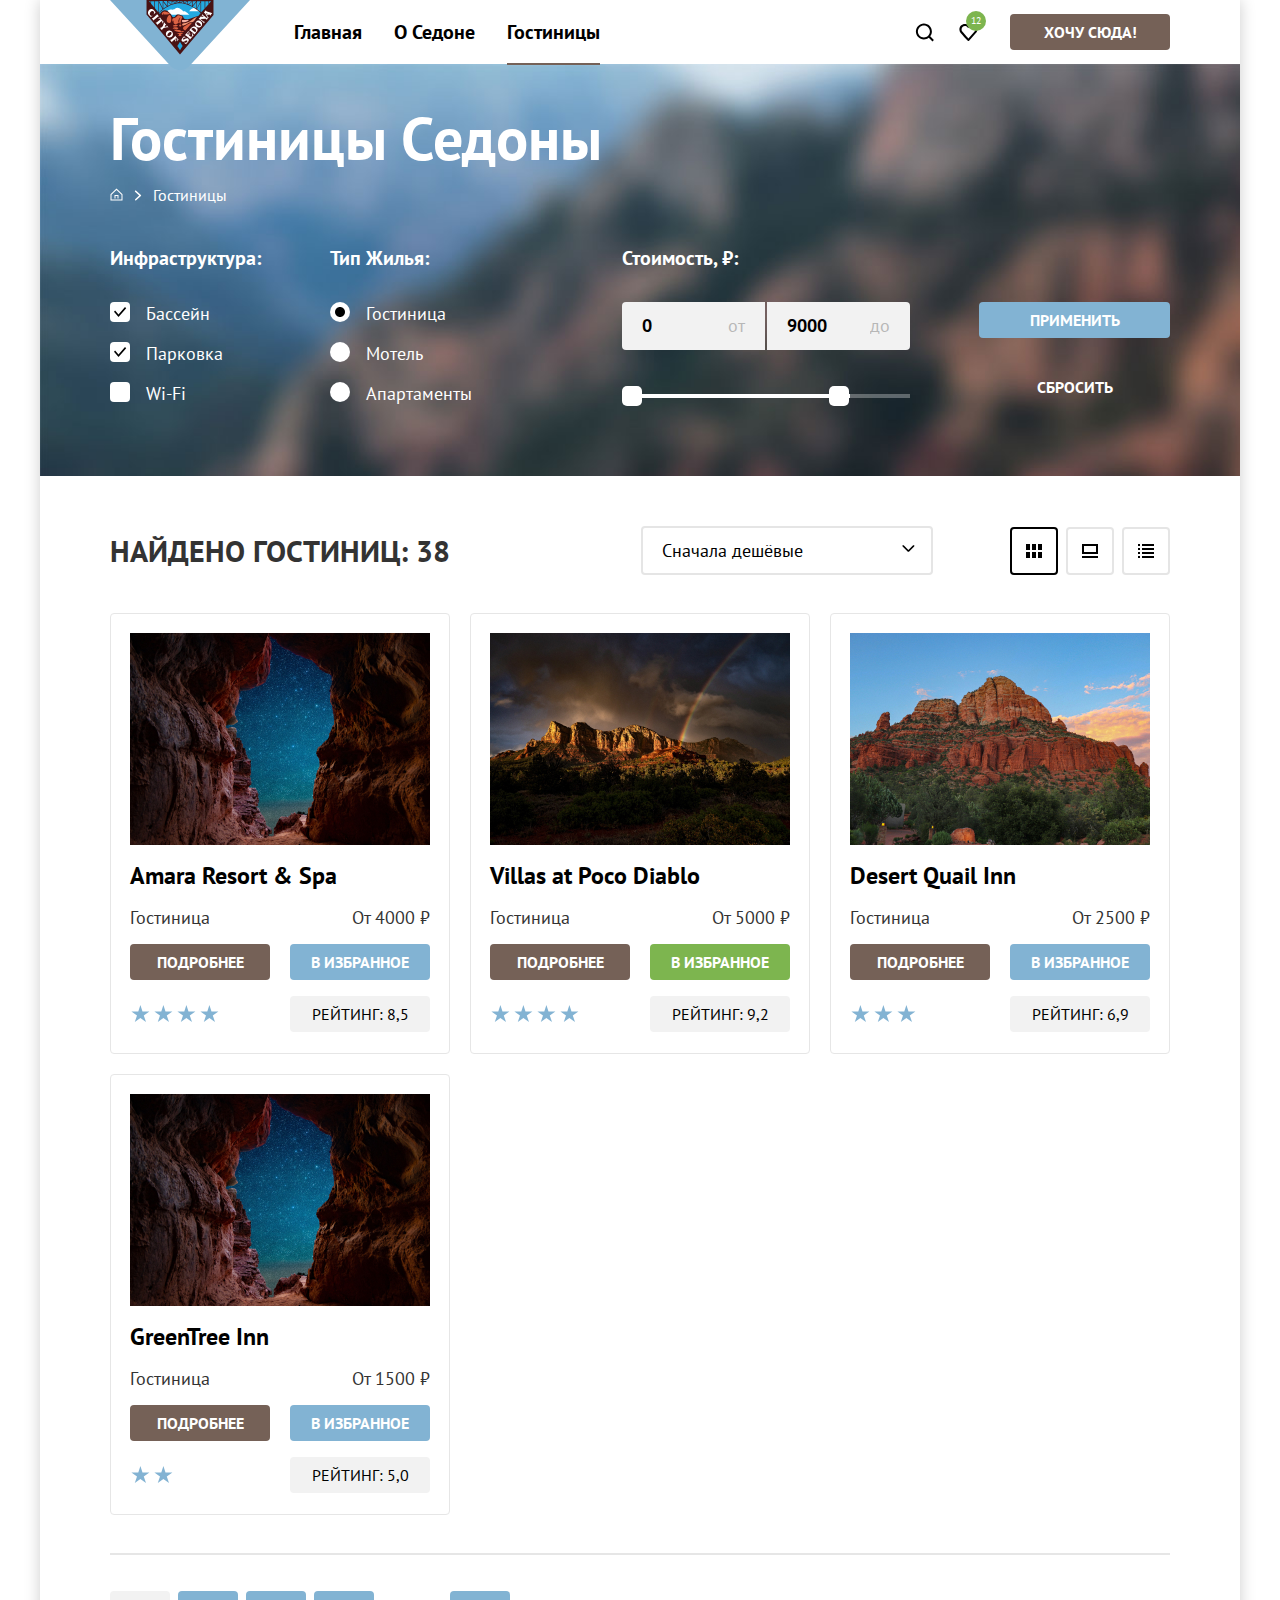
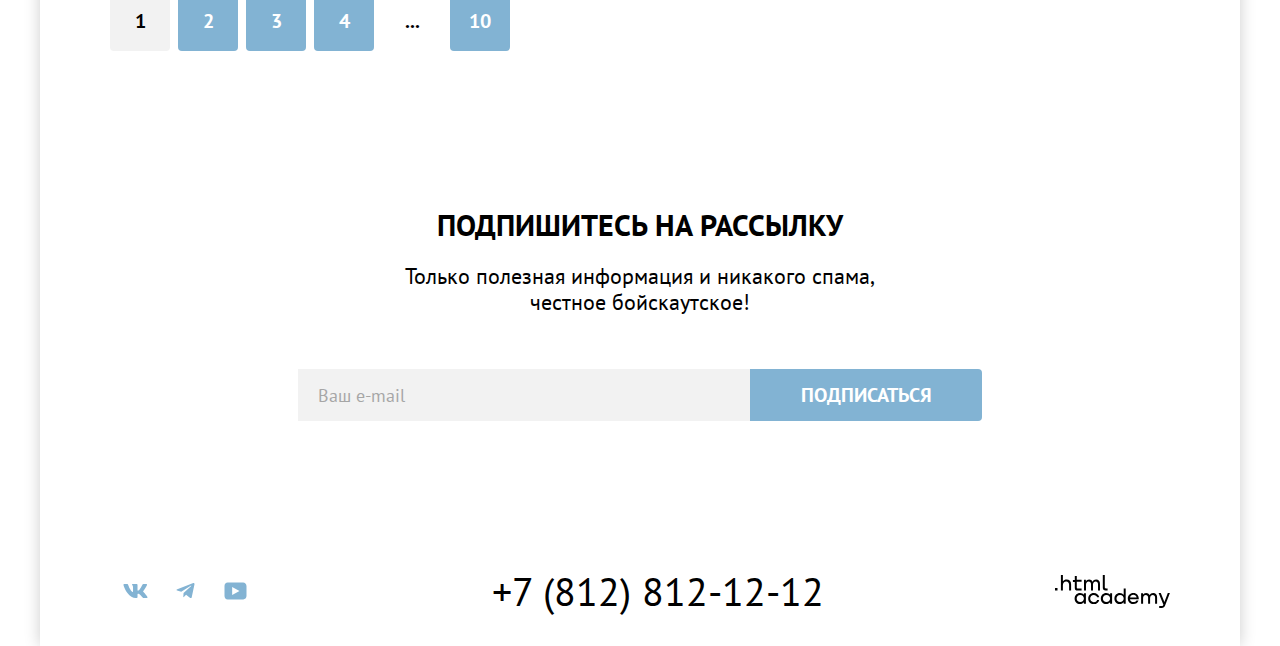
<file: catalog.html>
<!DOCTYPE html>
<html lang="ru">
  <head>
    <meta charset="UTF-8" />
    <meta http-equiv="X-UA-Compatible" content="IE=edge" />
    <meta name="viewport" content="width=device-width,initial-scale=1" />
    <meta name="description" content="Описание контента" />
    <meta name="keywords" content="Ключевые, слова, через, запятую" />
    <link
      rel="icon"
      type="image/x-icon"
      sizes="32x32"
      href="images/favicon.png"
    />
    <link rel="stylesheet" href="css/style.css" />
    <title>Седона | Каталог</title>
  </head>
  <body class="container page">
    <!-- header start -->
    <header class="header">
      <nav class="header__inner">
        <!-- logo start -->
        <a class="logo header__logo" href="index.html">
          <img
            class="logo__icon"
            src="images/logo-sedona.svg"
            width="140"
            height="70"
            alt="Логотип туристического портала Седона."
          />
        </a>
        <!-- logo end -->
        <ul class="header__navigation">
          <li class="header__navigation-item">
            <a class="header__navigation-link" href="index.html">Главная</a>
          </li>
          <li class="header__navigation-item">
            <a class="header__navigation-link" href="#">О Седоне</a>
          </li>
          <li class="header__navigation-item">
            <a
              class="header__navigation-link header__navigation-link--active"
              href="#"
              >Гостиницы</a
            >
          </li>
        </ul>
        <ul class="header__icon">
          <li class="header__icon-item">
            <a class="header__icon-link header__icon-link--search" href="#">
              <span class="visually-hidden">Поиск.</span>
            </a>
          </li>
          <li class="header__icon-item">
            <a class="header__icon-link header__icon-link--heart" href="#">
              <span class="visually-hidden">Избранное.</span>
            </a>
          </li>
        </ul>
        <a class="rectangle header__link" href="#">Хочу сюда!</a>
      </nav>
    </header>
    <!-- header end -->
    <!-- main start -->
    <main class="main">
      <h1 class="visually-hidden">Туристический городок Седона.</h1>
      <!-- hotel start -->
      <section class="hotel">
        <h2 class="hotel__title">Гостиницы Седоны</h2>
        <!-- breadcrumb start -->
        <ul class="breadcrumb hotel__breadcrumb">
          <li class="breadcrumb__item">
            <a class="breadcrumb__link" href="index.html">
              <svg
                class="breadcrumb__icon"
                xmlns="http://www.w3.org/2000/svg"
                width="13"
                height="13"
                viewBox="0 0 13 13"
                fill="none"
              >
                <path
                  d="M6.5 0.5L0.5 6.30006V12.5001H12.5V6.30006L6.5 0.5ZM11.5 11.5001H1.5V6.70005L6.5 1.9L11.5 6.70005V11.5001Z"
                  fill="white"
                />
                <path
                  d="M4.5 10.5001H5.5V8.00005H7.5V10.5001H8.5V7.00005H4.5V10.5001Z"
                  fill="white"
                />
              </svg>
              <span class="visually-hidden">Главная страница</span>
            </a>
          </li>
          <li class="breadcrumb__item">
            <a class="breadcrumb__link" href="#">Гостиницы</a>
          </li>
        </ul>
        <!-- breadcrumb end -->
        <!-- filter start -->
        <div class="filter hotel__filter">
          <h3 class="visually-hidden">Фильтрация гостиниц Седона</h3>
          <form
            class="filter__form"
            action="https://echo.htmlacademy.ru/"
            method="get"
          >
            <fieldset class="filter__group filter__group--infrastructure">
              <legend class="filter__title">Инфраструктура:</legend>
              <ul class="filter__list">
                <li class="filter__item" tabindex="0">
                  <input
                    class="visually-hidden filter__input filter__input--checkbox"
                    name="pool"
                    id="pool"
                    type="checkbox"
                    checked="checked"
                    tabindex="-1"
                  />
                  <label
                    class="filter__label filter__label--checkbox"
                    for="pool"
                    >Бассейн</label
                  >
                </li>
                <li class="filter__item" tabindex="0">
                  <input
                    class="visually-hidden filter__input filter__input--checkbox"
                    name="parking"
                    id="parking"
                    type="checkbox"
                    checked="checked"
                    tabindex="-1"
                  />
                  <label
                    class="filter__label filter__label--checkbox"
                    for="parking"
                    >Парковка</label
                  >
                </li>
                <li class="filter__item" tabindex="0">
                  <input
                    class="visually-hidden filter__input filter__input--checkbox"
                    name="wi-fi"
                    id="wi-fi"
                    type="checkbox"
                    tabindex="-1"
                  />
                  <label
                    class="filter__label filter__label--checkbox"
                    for="wi-fi"
                    >Wi-Fi</label
                  >
                </li>
              </ul>
            </fieldset>
            <fieldset class="filter__group filter__group--housing">
              <legend class="filter__title">Тип Жилья:</legend>
              <ul class="filter__list">
                <li class="filter__item" tabindex="0">
                  <input
                    class="visually-hidden filter__input filter__input--radio"
                    name="housing-type"
                    id="housing-hotel"
                    type="radio"
                    value="hotel"
                    checked="checked"
                    tabindex="-1"
                  />
                  <label
                    class="filter__label filter__label--radio"
                    for="housing-hotel"
                    >Гостиница</label
                  >
                </li>
                <li class="filter__item" tabindex="0">
                  <input
                    class="visually-hidden filter__input filter__input--radio"
                    name="housing-type"
                    id="housing-motel"
                    type="radio"
                    value="motel"
                    tabindex="-1"
                  />
                  <label
                    class="filter__label filter__label--radio"
                    for="housing-motel"
                    >Мотель</label
                  >
                </li>
                <li class="filter__item" tabindex="0">
                  <input
                    class="visually-hidden filter__input filter__input--radio"
                    name="housing-type"
                    id="housing-apartment"
                    type="radio"
                    value="apartments"
                    tabindex="-1"
                  />
                  <label
                    class="filter__label filter__label--radio"
                    for="housing-apartment"
                    >Апартаменты</label
                  >
                </li>
              </ul>
            </fieldset>
            <fieldset class="filter__group filter__group--price">
              <legend class="filter__title">Стоимость, &#8381;:</legend>
              <div class="filter__range">
                <div class="filter__range-price">
                  <div
                    class="filter__range-control filter__range-control--left"
                  >
                    <input
                      class="filter__input filter__input--range"
                      id="minimum-price"
                      name="minimum-price"
                      type="number"
                      value="0"
                    />
                    <label
                      class="filter__label filter__label--range"
                      for="minimum-price"
                    >
                      от
                      <span class="visually-hidden">Минимальная цена.</span>
                    </label>
                  </div>
                  <div
                    class="filter__range-control filter__range-control--right"
                  >
                    <input
                      class="filter__input filter__input--range"
                      id="maximum-price"
                      name="maximum-price"
                      type="number"
                      value="9000"
                    />
                    <label
                      class="filter__label filter__label--range"
                      for="maximum-price"
                    >
                      до
                      <span class="visually-hidden">Максимальная цена.</span>
                    </label>
                  </div>
                </div>
                <div class="filter__range-scale">
                  <div class="filter__range-bar" style="width: 228px">
                    <button
                      class="filter__range-button filter__range-button--min"
                      type="button"
                    >
                      <span class="visually-hidden"
                        >Изменить минимальную цену.</span
                      >
                    </button>
                    <button
                      class="filter__range-button filter__range-button--max"
                      type="button"
                    >
                      <span class="visually-hidden"
                        >Изменить максимальную цену.</span
                      >
                    </button>
                  </div>
                </div>
              </div>
            </fieldset>
            <div class="filter__button">
              <button class="rectangle filter__submit" type="submit">
                Применить
              </button>
              <button class="rectangle filter__reset" type="reset">
                Сбросить
              </button>
            </div>
          </form>
        </div>
        <!-- filter end -->
      </section>
      <!-- hotel end -->
      <!-- card start -->
      <section class="card">
        <div class="card__header">
          <h2 class="card__title">
            Найдено гостиниц: <span class="card__number">38</span>
          </h2>
          <select class="card__select" aria-label="Сортировка">
            <option class="card__option" value="cheap">Сначала дешёвые</option>
            <option class="card__option" value="expensive">
              Сначала дорогое
            </option>
            <option class="card__option" value="popular">
              Сначала популярное
            </option>
          </select>
          <ul class="card__view-list">
            <li class="card__view-item">
              <button
                class="card__view-button card__view-button--active"
                type="button"
              >
                <svg
                  class="card__view-icon"
                  width="16"
                  height="14"
                  viewBox="0 0 16 14"
                  fill="none"
                  xmlns="http://www.w3.org/2000/svg"
                >
                  <g clip-path="url(#clip0_33548_951)">
                    <path d="M4 0H0V6H4V0Z" fill="black" />
                    <path d="M16 0H12V6H16V0Z" fill="black" />
                    <path d="M10 0H6V6H10V0Z" fill="black" />
                    <path d="M4 8H0V14H4V8Z" fill="black" />
                    <path d="M16 8H12V14H16V8Z" fill="black" />
                    <path d="M10 8H6V14H10V8Z" fill="black" />
                  </g>
                  <defs>
                    <clipPath id="clip0_33548_951">
                      <rect width="16" height="14" fill="white" />
                    </clipPath>
                  </defs>
                </svg>
                <span class="visually-hidden">Плитка.</span>
              </button>
            </li>
            <li class="card__view-item">
              <button class="card__view-button" type="button">
                <svg
                  class="card__view-icon"
                  width="16"
                  height="14"
                  viewBox="0 0 16 14"
                  fill="none"
                  xmlns="http://www.w3.org/2000/svg"
                >
                  <g clip-path="url(#clip0_33548_952)">
                    <path d="M16 12H0V14H16V12Z" fill="black" />
                    <path d="M14 2V8H2V2H14ZM16 0H0V10H16V0Z" fill="black" />
                  </g>
                  <defs>
                    <clipPath id="clip0_33548_952">
                      <rect width="16" height="14" fill="white" />
                    </clipPath>
                  </defs>
                </svg>
                <span class="visually-hidden">Слайдер.</span>
              </button>
            </li>
            <li class="card__view-item">
              <button class="card__view-button" type="button">
                <svg
                  class="card__view-icon"
                  width="16"
                  height="14"
                  viewBox="0 0 16 14"
                  fill="none"
                  xmlns="http://www.w3.org/2000/svg"
                >
                  <g clip-path="url(#clip0_33548_953)">
                    <path d="M2 0H0V2H2V0Z" fill="black" />
                    <path d="M16 0H4V2H16V0Z" fill="black" />
                    <path d="M2 4H0V6H2V4Z" fill="black" />
                    <path d="M16 4H4V6H16V4Z" fill="black" />
                    <path d="M2 8H0V10H2V8Z" fill="black" />
                    <path d="M16 8H4V10H16V8Z" fill="black" />
                    <path d="M2 12H0V14H2V12Z" fill="black" />
                    <path d="M16 12H4V14H16V12Z" fill="black" />
                  </g>
                  <defs>
                    <clipPath id="clip0_33548_953">
                      <rect width="16" height="14" fill="white" />
                    </clipPath>
                  </defs>
                </svg>
                <span class="visually-hidden">Список.</span>
              </button>
            </li>
          </ul>
        </div>
        <ul class="card__list">
          <li class="card__item">
            <article class="card__article">
              <a class="card__link" href="#">
                <h3 class="card__subtitle">Amara Resort & Spa</h3>
                <img
                  class="card__image"
                  src="images/card-amara.jpg"
                  width="300"
                  height="212"
                  alt="Amara Resort & Spa."
                />
              </a>
              <div class="card__info">
                <span class="card__text">Гостиница</span>
                <span class="card__text card__text--price"
                  >От 4000 &#8381;</span
                >
                <a class="rectangle card__button card__button--link" href="#"
                  >Подробнее</a
                >
                <button
                  class="rectangle card__button card__button--favorite"
                  type="button"
                >
                  В избранное
                </button>
                <div class="card__star">
                  <span class="card__star-icon">
                    <svg
                      class="card__star-svg"
                      width="21"
                      height="20"
                      viewBox="0 0 21 20"
                      fill="currentColor"
                      xmlns="http://www.w3.org/2000/svg"
                    >
                      <path
                        d="M10.3928 1L12.4928 7.5H19.3928L13.7928 11.5L15.9928 18L10.3928 14L4.79282 18L6.99282 11.5L1.39282 7.5H8.29282L10.3928 1Z"
                      />
                    </svg>
                  </span>
                  <span class="card__star-icon">
                    <svg
                      class="card__star-svg"
                      width="21"
                      height="20"
                      viewBox="0 0 21 20"
                      fill="currentColor"
                      xmlns="http://www.w3.org/2000/svg"
                    >
                      <path
                        d="M10.3928 1L12.4928 7.5H19.3928L13.7928 11.5L15.9928 18L10.3928 14L4.79282 18L6.99282 11.5L1.39282 7.5H8.29282L10.3928 1Z"
                      />
                    </svg>
                  </span>
                  <span class="card__star-icon">
                    <svg
                      class="card__star-svg"
                      width="21"
                      height="20"
                      viewBox="0 0 21 20"
                      fill="currentColor"
                      xmlns="http://www.w3.org/2000/svg"
                    >
                      <path
                        d="M10.3928 1L12.4928 7.5H19.3928L13.7928 11.5L15.9928 18L10.3928 14L4.79282 18L6.99282 11.5L1.39282 7.5H8.29282L10.3928 1Z"
                      />
                    </svg>
                  </span>
                  <span class="card__star-icon">
                    <svg
                      class="card__star-svg"
                      width="21"
                      height="20"
                      viewBox="0 0 21 20"
                      fill="currentColor"
                      xmlns="http://www.w3.org/2000/svg"
                    >
                      <path
                        d="M10.3928 1L12.4928 7.5H19.3928L13.7928 11.5L15.9928 18L10.3928 14L4.79282 18L6.99282 11.5L1.39282 7.5H8.29282L10.3928 1Z"
                      />
                    </svg>
                  </span>
                </div>
                <span class="rectangle card__button card__button--rating"
                  >Рейтинг: 8,5</span
                >
              </div>
            </article>
          </li>
          <li class="card__item">
            <article class="card__article">
              <a class="card__link" href="#">
                <h3 class="card__subtitle">Villas at Poco Diablo</h3>
                <img
                  class="card__image"
                  src="images/card-villas.jpg"
                  width="300"
                  height="212"
                  alt="Villas at Poco Diablo."
                />
              </a>
              <div class="card__info">
                <span class="card__text">Гостиница</span>
                <span class="card__text card__text--price"
                  >От 5000 &#8381;</span
                >
                <a class="rectangle card__button card__button--link" href="#"
                  >Подробнее</a
                >
                <button
                  class="rectangle card__button card__button--selected-distinction"
                  type="button"
                >
                  В избранное
                </button>
                <div class="card__star">
                  <span class="card__star-icon">
                    <svg
                      class="card__star-svg"
                      width="21"
                      height="20"
                      viewBox="0 0 21 20"
                      fill="currentColor"
                      xmlns="http://www.w3.org/2000/svg"
                    >
                      <path
                        d="M10.3928 1L12.4928 7.5H19.3928L13.7928 11.5L15.9928 18L10.3928 14L4.79282 18L6.99282 11.5L1.39282 7.5H8.29282L10.3928 1Z"
                      />
                    </svg>
                  </span>
                  <span class="card__star-icon">
                    <svg
                      class="card__star-svg"
                      width="21"
                      height="20"
                      viewBox="0 0 21 20"
                      fill="currentColor"
                      xmlns="http://www.w3.org/2000/svg"
                    >
                      <path
                        d="M10.3928 1L12.4928 7.5H19.3928L13.7928 11.5L15.9928 18L10.3928 14L4.79282 18L6.99282 11.5L1.39282 7.5H8.29282L10.3928 1Z"
                      />
                    </svg>
                  </span>
                  <span class="card__star-icon">
                    <svg
                      class="card__star-svg"
                      width="21"
                      height="20"
                      viewBox="0 0 21 20"
                      fill="currentColor"
                      xmlns="http://www.w3.org/2000/svg"
                    >
                      <path
                        d="M10.3928 1L12.4928 7.5H19.3928L13.7928 11.5L15.9928 18L10.3928 14L4.79282 18L6.99282 11.5L1.39282 7.5H8.29282L10.3928 1Z"
                      />
                    </svg>
                  </span>
                  <span class="card__star-icon">
                    <svg
                      class="card__star-svg"
                      width="21"
                      height="20"
                      viewBox="0 0 21 20"
                      fill="currentColor"
                      xmlns="http://www.w3.org/2000/svg"
                    >
                      <path
                        d="M10.3928 1L12.4928 7.5H19.3928L13.7928 11.5L15.9928 18L10.3928 14L4.79282 18L6.99282 11.5L1.39282 7.5H8.29282L10.3928 1Z"
                      />
                    </svg>
                  </span>
                </div>
                <span class="rectangle card__button card__button--rating"
                  >Рейтинг: 9,2</span
                >
              </div>
            </article>
          </li>
          <li class="card__item">
            <article class="card__article">
              <a class="card__link" href="#">
                <h3 class="card__subtitle">Desert Quail Inn</h3>
                <img
                  class="card__image"
                  src="images/card-deser.jpg"
                  width="300"
                  height="212"
                  alt="Desert Quail Inn."
                />
              </a>
              <div class="card__info">
                <span class="card__text">Гостиница</span>
                <span class="card__text card__text--price"
                  >От 2500 &#8381;</span
                >
                <a class="rectangle card__button card__button--link" href="#"
                  >Подробнее</a
                >
                <button
                  class="rectangle card__button card__button--favorite"
                  type="button"
                >
                  В избранное
                </button>
                <div class="card__star">
                  <span class="card__star-icon">
                    <svg
                      class="card__star-svg"
                      width="21"
                      height="20"
                      viewBox="0 0 21 20"
                      fill="currentColor"
                      xmlns="http://www.w3.org/2000/svg"
                    >
                      <path
                        d="M10.3928 1L12.4928 7.5H19.3928L13.7928 11.5L15.9928 18L10.3928 14L4.79282 18L6.99282 11.5L1.39282 7.5H8.29282L10.3928 1Z"
                      />
                    </svg>
                  </span>
                  <span class="card__star-icon">
                    <svg
                      class="card__star-svg"
                      width="21"
                      height="20"
                      viewBox="0 0 21 20"
                      fill="currentColor"
                      xmlns="http://www.w3.org/2000/svg"
                    >
                      <path
                        d="M10.3928 1L12.4928 7.5H19.3928L13.7928 11.5L15.9928 18L10.3928 14L4.79282 18L6.99282 11.5L1.39282 7.5H8.29282L10.3928 1Z"
                      />
                    </svg>
                  </span>
                  <span class="card__star-icon">
                    <svg
                      class="card__star-svg"
                      width="21"
                      height="20"
                      viewBox="0 0 21 20"
                      fill="currentColor"
                      xmlns="http://www.w3.org/2000/svg"
                    >
                      <path
                        d="M10.3928 1L12.4928 7.5H19.3928L13.7928 11.5L15.9928 18L10.3928 14L4.79282 18L6.99282 11.5L1.39282 7.5H8.29282L10.3928 1Z"
                      />
                    </svg>
                  </span>
                </div>
                <span class="rectangle card__button card__button--rating"
                  >Рейтинг: 6,9</span
                >
              </div>
            </article>
          </li>
          <li class="card__item">
            <article class="card__article">
              <a class="card__link" href="#">
                <h3 class="card__subtitle">GreenTree Inn</h3>
                <img
                  class="card__image"
                  src="images/card-amara.jpg"
                  width="300"
                  height="212"
                  alt="GreenTree Inn."
                />
              </a>
              <div class="card__info">
                <span class="card__text">Гостиница</span>
                <span class="card__text card__text--price"
                  >От 1500 &#8381;</span
                >
                <a class="rectangle card__button card__button--link" href="#"
                  >Подробнее</a
                >
                <button
                  class="rectangle card__button card__button--favorite"
                  type="button"
                >
                  В избранное
                </button>
                <div class="card__star">
                  <span class="card__star-icon">
                    <svg
                      class="card__star-svg"
                      width="21"
                      height="20"
                      viewBox="0 0 21 20"
                      fill="currentColor"
                      xmlns="http://www.w3.org/2000/svg"
                    >
                      <path
                        d="M10.3928 1L12.4928 7.5H19.3928L13.7928 11.5L15.9928 18L10.3928 14L4.79282 18L6.99282 11.5L1.39282 7.5H8.29282L10.3928 1Z"
                      />
                    </svg>
                  </span>
                  <span class="card__star-icon">
                    <svg
                      class="card__star-svg"
                      width="21"
                      height="20"
                      viewBox="0 0 21 20"
                      fill="currentColor"
                      xmlns="http://www.w3.org/2000/svg"
                    >
                      <path
                        d="M10.3928 1L12.4928 7.5H19.3928L13.7928 11.5L15.9928 18L10.3928 14L4.79282 18L6.99282 11.5L1.39282 7.5H8.29282L10.3928 1Z"
                      />
                    </svg>
                  </span>
                </div>
                <span class="rectangle card__button card__button--rating"
                  >Рейтинг: 5,0</span
                >
              </div>
            </article>
          </li>
        </ul>
      </section>
      <!-- card end -->
      <!-- pagination start -->
      <ul class="pagination">
        <li class="pagination__item">
          <a class="pagination__link pagination__link--active" href="#">1</a>
        </li>
        <li class="pagination__item">
          <a class="pagination__link" href="#">2</a>
        </li>
        <li class="pagination__item">
          <a class="pagination__link" href="#">3</a>
        </li>
        <li class="pagination__item">
          <a class="pagination__link" href="#">4</a>
        </li>
        <li class="pagination__item">
          <a class="pagination__link pagination__link--continuation" href="#"
            >...</a
          >
        </li>
        <li class="pagination__item">
          <a class="pagination__link" href="#">10</a>
        </li>
      </ul>
      <!-- pagination end -->
      <!-- subscription start  -->
      <section class="subscription">
        <!-- description start -->
        <div
          class="description subscription__description subscription__description--catalog"
        >
          <h2 class="description__title subscription__title">
            Подпишитесь на рассылку
          </h2>
          <p class="description__text subscription__text">
            Только полезная информация и никакого спама, <br />
            честное бойскаутское!
          </p>
          <form
            class="subscription__form"
            action="https://echo.htmlacademy.ru/courses"
            method="post"
          >
            <input
              class="subscription__email"
              id="subscription-email"
              name="email"
              type="email"
              placeholder="Ваш e-mail"
              required
            />

            <button class="rectangle subscription__button" type="submit">
              Подписаться
            </button>
          </form>
        </div>
        <!-- description end -->
      </section>
      <!-- subscription end -->
    </main>
    <!-- main end -->
    <!-- footer start -->
    <footer class="footer">
      <ul class="footer__social">
        <li class="footer__social-item">
          <a class="footer__social-link" href="https://vk.com/htmlacademy">
            <svg
              class="footer__social-icon"
              width="25"
              height="14"
              viewBox="0 0 25 14"
              fill="currentColor"
              xmlns="http://www.w3.org/2000/svg"
            >
              <path
                fill-rule="evenodd"
                clip-rule="evenodd"
                d="M23.9498 0.948C24.1158 0.402 23.9498 0 23.1548 0H20.5298C19.8618 0 19.5538 0.347 19.3868 0.73C19.3868 0.73 18.0518 3.926 16.1608 6.002C15.5488 6.604 15.2708 6.795 14.9368 6.795C14.7698 6.795 14.5188 6.604 14.5188 6.057V0.948C14.5188 0.292 14.3348 0 13.7788 0H9.65076C9.23376 0 8.98276 0.304 8.98276 0.593C8.98276 1.214 9.92876 1.358 10.0258 3.106V6.904C10.0258 7.737 9.87276 7.888 9.53876 7.888C8.64876 7.888 6.48376 4.677 5.19876 1.003C4.94976 0.288 4.69776 0 4.02676 0H1.39976C0.649756 0 0.499756 0.347 0.499756 0.73C0.499756 1.412 1.38976 4.8 4.64476 9.281C6.81476 12.341 9.86976 14 12.6528 14C14.3218 14 14.5278 13.632 14.5278 12.997V10.684C14.5278 9.947 14.6858 9.8 15.2148 9.8C15.6048 9.8 16.2718 9.992 17.8298 11.467C19.6098 13.216 19.9028 14 20.9048 14H23.5298C24.2798 14 24.6558 13.632 24.4398 12.904C24.2018 12.18 23.3518 11.129 22.2248 9.882C21.6128 9.172 20.6948 8.407 20.4158 8.024C20.0268 7.533 20.1378 7.314 20.4158 6.877C20.4158 6.877 23.6158 2.451 23.9488 0.948H23.9498Z"
              />
            </svg>
            <span class="visually-hidden">Вконтакте.</span>
          </a>
        </li>
        <li class="footer__social-item">
          <a class="footer__social-link" href="https://t.me/htmlacademy">
            <svg
              class="footer__social-icon"
              width="19"
              height="16"
              viewBox="0 0 19 16"
              fill="currentColor"
              xmlns="http://www.w3.org/2000/svg"
            >
              <path
                d="M17.2853 0.0992597L1.34073 6.24776C0.252584 6.68481 0.258879 7.29184 1.14109 7.56253L5.23469 8.83953L14.7061 2.8637C15.1539 2.59121 15.5631 2.7378 15.2268 3.03636L7.55308 9.96185H7.55128L7.55308 9.96275L7.2707 14.1823C7.68438 14.1823 7.86693 13.9925 8.09895 13.7686L10.0873 11.8351L14.2232 14.89C14.9858 15.31 15.5334 15.0941 15.7232 14.1841L18.4382 1.38885C18.7161 0.274623 18.0128 -0.229883 17.2853 0.0992597Z"
              />
            </svg>
            <span class="visually-hidden">Telegram.</span>
          </a>
        </li>
        <li class="footer__social-item">
          <a
            class="footer__social-link"
            href="https://www.youtube.com/user/htmlacademyru"
          >
            <svg
              class="footer__social-icon"
              width="23"
              height="18"
              viewBox="0 0 23 18"
              fill="currentColor"
              xmlns="http://www.w3.org/2000/svg"
            >
              <path
                d="M19.1072 0.5H3.67437C1.81368 0.5 0.500244 2.09375 0.500244 3.9V13.9937C0.500244 15.9062 1.81368 17.5 3.67437 17.5H19.3261C20.9679 17.5 22.5002 15.9062 22.5002 14.1V3.9C22.2813 2.09375 20.9679 0.5 19.1072 0.5ZM8.16194 13.0375V4.9625L15.4953 9L8.16194 13.0375Z"
              />
            </svg>
            <span class="visually-hidden">YouTube.</span>
          </a>
        </li>
      </ul>
      <a class="footer__phone" href="tel:78128121212">+7 (812) 812-12-12</a>
      <!-- logo start -->
      <a
        class="logo footer__logo"
        href="https://htmlacademy.ru/"
        target="_blank"
      >
        <svg
          width="115"
          height="33"
          viewBox="0 0 115 33"
          fill="currentColor"
          xmlns="http://www.w3.org/2000/svg"
        >
          <g clip-path="url(#clip0_33719_526)">
            <path
              fill-rule="evenodd"
              clip-rule="evenodd"
              d="M7.9999 6.2C8.7999 5.2 9.9999 4.5 11.5999 4.5C14.2999 4.5 16.1999 6.4 16.0999 9.4V15.5H14.0999V9.8C14.0999 8 12.9999 6.6 11.1999 6.6C9.1999 6.6 7.8999 8.1 7.8999 10.2V15.5H5.8999V0H7.8999V6.2H7.9999ZM0 15.5V12.9H2.5V15.5H0ZM26.5999 4.79998H21.7999V1.09998H19.7999V4.89998H17.8999V6.89998H19.7999V12.9C19.7999 14.6 20.7999 15.6 22.4999 15.6H26.5999V13.6H22.8999C22.1999 13.6 21.7999 13.2 21.7999 12.5V6.79998H26.5999V4.79998ZM37.6 6.69998C38.2 5.39998 39.5 4.59998 41.1 4.59998C43.6 4.59998 45.1 6.39998 45 8.89997V15.4H43V9.09998C43 7.49998 42.1 6.49998 40.6 6.49998C39.4 6.49998 38 7.39998 38 9.79998V15.4H36V9.09998C36 7.49998 35.1 6.49998 33.6 6.49998C32 6.49998 31 7.99998 31 9.99998V15.4H29V4.79998H30.9V6.39998H31C31.6 5.39998 32.7 4.59998 34.1 4.59998C35.7 4.59998 36.9 5.49998 37.5 6.69998H37.6ZM47.8 12.7C47.8 14.4 48.8 15.4 50.6 15.4H52.6V13.4H50.9001C50.2001 13.4 49.8 13 49.8 12.3V0H47.8V12.7ZM25.0001 17.9C26.7001 17.9 28.0001 18.6 28.9001 19.7V18.2H30.9001V28.8H28.9001V27.2H28.8001C28.0001 28.3 26.8001 29.1 25.0001 29.1C21.9001 29.1 19.6001 26.8 19.6001 23.5C19.6001 20.2 21.9001 17.9 25.0001 17.9ZM21.7001 23.5C21.7001 25.5 23.1001 27.1 25.3001 27.1C27.5001 27.1 28.9001 25.4 28.9001 23.5C28.9001 21.5 27.5001 19.9 25.3001 19.9C23.1001 19.9 21.7001 21.5 21.7001 23.5ZM44.2 22C43.7 19.6 41.5999 17.9 38.7999 17.9C35.3999 17.9 33.2 20.4 33.2 23.5C33.2 26.6 35.3999 29.1 38.7999 29.1C41.5999 29.1 43.7 27.3 44.2 24.9H42.0999C41.7 26.2 40.3999 27.2 38.7999 27.2C36.5999 27.2 35.2 25.6 35.2 23.6C35.2 21.6 36.5999 20 38.7999 20C40.3999 20 41.5999 21 42.0999 22.2H44.2V22ZM51.2001 17.9C52.9001 17.9 54.2001 18.6 55.1 19.7V18.2H57.1V28.8H55.1V27.2H55C54.2001 28.3 53 29.1 51.2001 29.1C48.1001 29.1 45.8 26.8 45.8 23.5C45.8 20.2 48.1001 17.9 51.2001 17.9ZM47.9001 23.5C47.9001 25.5 49.3 27.1 51.5 27.1C53.6 27.1 55.1 25.4 55.1 23.5C55.1 21.5 53.7001 19.9 51.5 19.9C49.3 19.9 47.9001 21.5 47.9001 23.5ZM68.6999 19.8C67.7999 18.7 66.4999 17.9 64.7999 17.9C61.6999 17.9 59.3999 20.2 59.3999 23.5C59.3999 26.8 61.5999 29.1 64.7999 29.1C66.4999 29.1 67.7999 28.3 68.5999 27.3H68.6999V28.8H70.6999V13.4H68.6999V19.8ZM65.0999 27.1C62.8999 27.1 61.4999 25.5 61.4999 23.5C61.4999 21.5 62.8999 19.9 65.0999 19.9C67.2999 19.9 68.6999 21.5 68.6999 23.5C68.5999 25.5 67.1999 27.1 65.0999 27.1ZM72.8 23.5C72.8 20.4 75 17.9 78.3 17.9C81.8 17.9 84 20.6 83.8 24.2H75C75.1 25.8 76.5 27.1 78.4 27.1C79.8 27.1 80.9 26.5 81.4 25.5H83.5C82.8 27.8 80.8 29.1 78.3 29.1C74.9 29.1 72.8 26.5 72.8 23.5ZM81.6 22.4C81.3 20.8 80 19.8 78.3 19.8C76.6001 19.8 75.4 20.9 75.1 22.4H81.6ZM98.2001 17.9C96.6001 17.9 95.3001 18.7 94.6001 19.9H94.5001C93.9001 18.7 92.7001 17.9 91.1001 17.9C89.7001 17.9 88.6001 18.6 88.0001 19.7V18.2H86.1001V28.8H88.1001V23.4C88.1001 21.4 89.1001 20 90.7001 19.9C92.2001 19.9 93.1001 20.9 93.1001 22.5V28.8H95.1001V23.2C95.1001 20.8 96.5001 19.9 97.7001 19.9C99.2001 19.9 100.1 20.9 100.1 22.5V28.8H102.1V22.3C102.2 19.7 100.7 17.9 98.2001 17.9ZM105.8 18.1L109.4 27L112.8 18.1H114.9L110.2 30.3C109.5 32.1 108.5 32.9 106.7 32.9H104.2V30.9H106.7C107.7 30.9 108.1 30.6 108.4 29.7L103.6 18.1H105.8Z"
            />
          </g>
          <defs>
            <clipPath id="clip0_33719_526">
              <rect width="114.9" height="32.9" fill="white" />
            </clipPath>
          </defs>
        </svg>
      </a>
      <!-- logo end -->
    </footer>
    <!-- footer end -->
    <script src="js/app.js"></script>
  </body>
</html>
</file>
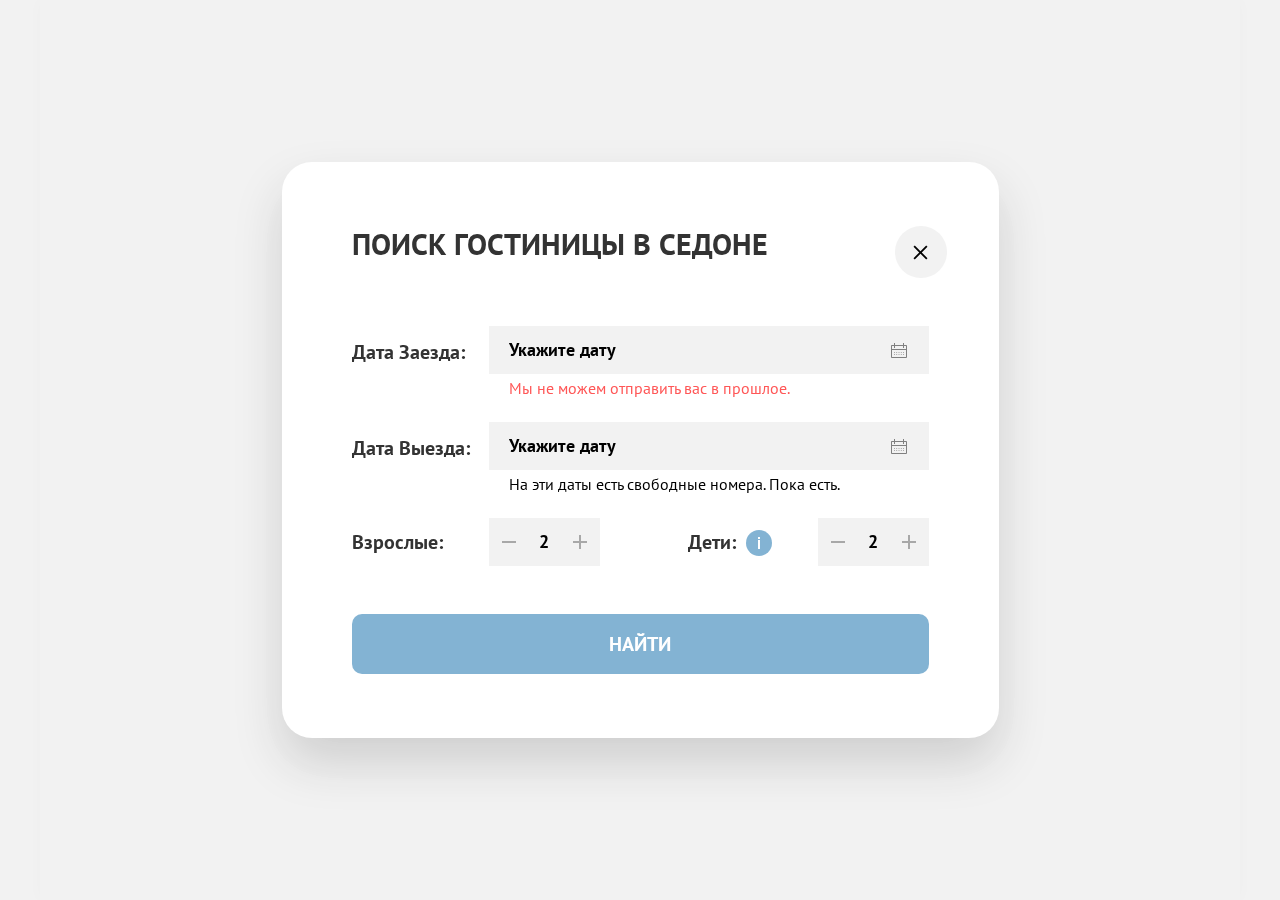
<file: modal.html>
<!DOCTYPE html>
<html lang="ru">
  <head>
    <meta charset="UTF-8" />
    <meta http-equiv="X-UA-Compatible" content="IE=edge" />
    <meta name="viewport" content="width=device-width,initial-scale=1" />
    <meta name="description" content="Описание контента" />
    <meta name="keywords" content="Ключевые, слова, через, запятую" />
    <link
      rel="icon"
      type="image/x-icon"
      sizes="32x32"
      href="images/favicon.png"
    />
    <link rel="stylesheet" href="css/style.css" />
    <title>Седона | Модальное окно</title>
  </head>
  <body class="container page">
    <!-- modal start -->
    <div class="modal">
      <div class="modal__inner">
        <section class="modal__section">
          <h2 class="modal__title">Поиск гостиницы в Седоне</h2>
          <button class="modal__button-close" type="button">
            <span class="visually-hidden">Закрыть</span>
          </button>
          <form
            class="modal__form"
            action="https://echo.htmlacademy.ru"
            method="post"
          >
            <div class="modal__block modal__block--date">
              <fieldset class="modal__field modal__field--date">
                <label class="modal__label" for="date-arrival"
                  >Дата Заезда:</label
                >
                <input
                  class="modal__input"
                  id="date-arrival"
                  name="modal-date-arrival"
                  type="text"
                  placeholder="Укажите дату"
                  required
                />
                <span class="modal__text modal__text--disabled"
                  >Мы не можем отправить вас в прошлое.</span
                >
              </fieldset>
              <fieldset class="modal__field modal__field--date">
                <label class="modal__label" for="date-departure"
                  >Дата Выезда:</label
                >
                <input
                  class="modal__input"
                  id="date-departure"
                  name="modal-date-departure"
                  type="text"
                  placeholder="Укажите дату"
                  required
                />
                <span class="modal__text modal__text--departure"
                  >На эти даты есть свободные номера. Пока есть.</span
                >
              </fieldset>
            </div>
            <div class="modal__block modal__block--people">
              <fieldset class="modal__field modal__field--people">
                <label class="modal__label" for="adults">Взрослые:</label>
                <div class="modal__block-number">
                  <button
                    class="modal__button-number modal__button-number--minus"
                    type="button"
                  >
                    <span class="visually-hidden"
                      >Уменьшите количество посетителей</span
                    >
                  </button>
                  <input
                    class="modal__number"
                    id="adults"
                    name="modal-number"
                    type="number"
                    placeholder="2"
                    required
                  />
                  <button
                    class="modal__button-number modal__button-number--plus"
                    type="button"
                  >
                    <span class="visually-hidden"
                      >Увеличить количество посетителей</span
                    >
                  </button>
                </div>
              </fieldset>
              <fieldset class="modal__field modal__field--people">
                <div class="modal__info">
                  <label class="modal__label" for="children">Дети:</label>
                  <span class="modal__info-tooltip">
                    <button
                      class="modal__info-button"
                      type="button"
                      aria-labelledby="tooltip-label-date"
                    >
                      <svg
                        class="modal__info-icon"
                        width="26"
                        height="26"
                        viewBox="0 0 26 26"
                        fill="none"
                        xmlns="http://www.w3.org/2000/svg"
                      >
                        <circle cx="13" cy="13" r="13" fill="#83B3D3" />
                        <path
                          fill-rule="evenodd"
                          clip-rule="evenodd"
                          d="M12 7H14V9H12V7ZM14 19H12V10H14V19Z"
                          fill="white"
                        />
                      </svg>
                    </button>
                    <span
                      class="modal__info-text"
                      id="tooltip-label-date"
                      role="tooltip"
                      >Укажите количество детей, которые будут с вами, возраст
                      которых от 6 до 18 лет. Дети до 6 лет размещаются
                      бесплатно.</span
                    >
                  </span>
                </div>
                <div class="modal__block-number">
                  <button
                    class="modal__button-number modal__button-number--minus"
                    type="button"
                  >
                    <span class="visually-hidden"
                      >Уменьшите количество посетителей</span
                    >
                  </button>
                  <input
                    class="modal__number"
                    id="children"
                    name="modal-number"
                    type="number"
                    placeholder="2"
                    required
                  />
                  <button
                    class="modal__button-number modal__button-number--plus"
                    type="button"
                  >
                    <span class="visually-hidden"
                      >Увеличить количество посетителей</span
                    >
                  </button>
                </div>
              </fieldset>
            </div>
            <button class="modal__submit rectangle" type="submit">Найти</button>
          </form>
        </section>
      </div>
    </div>
    <!-- modal end -->
    <script src="js/app.js"></script>
  </body>
</html>
</file>
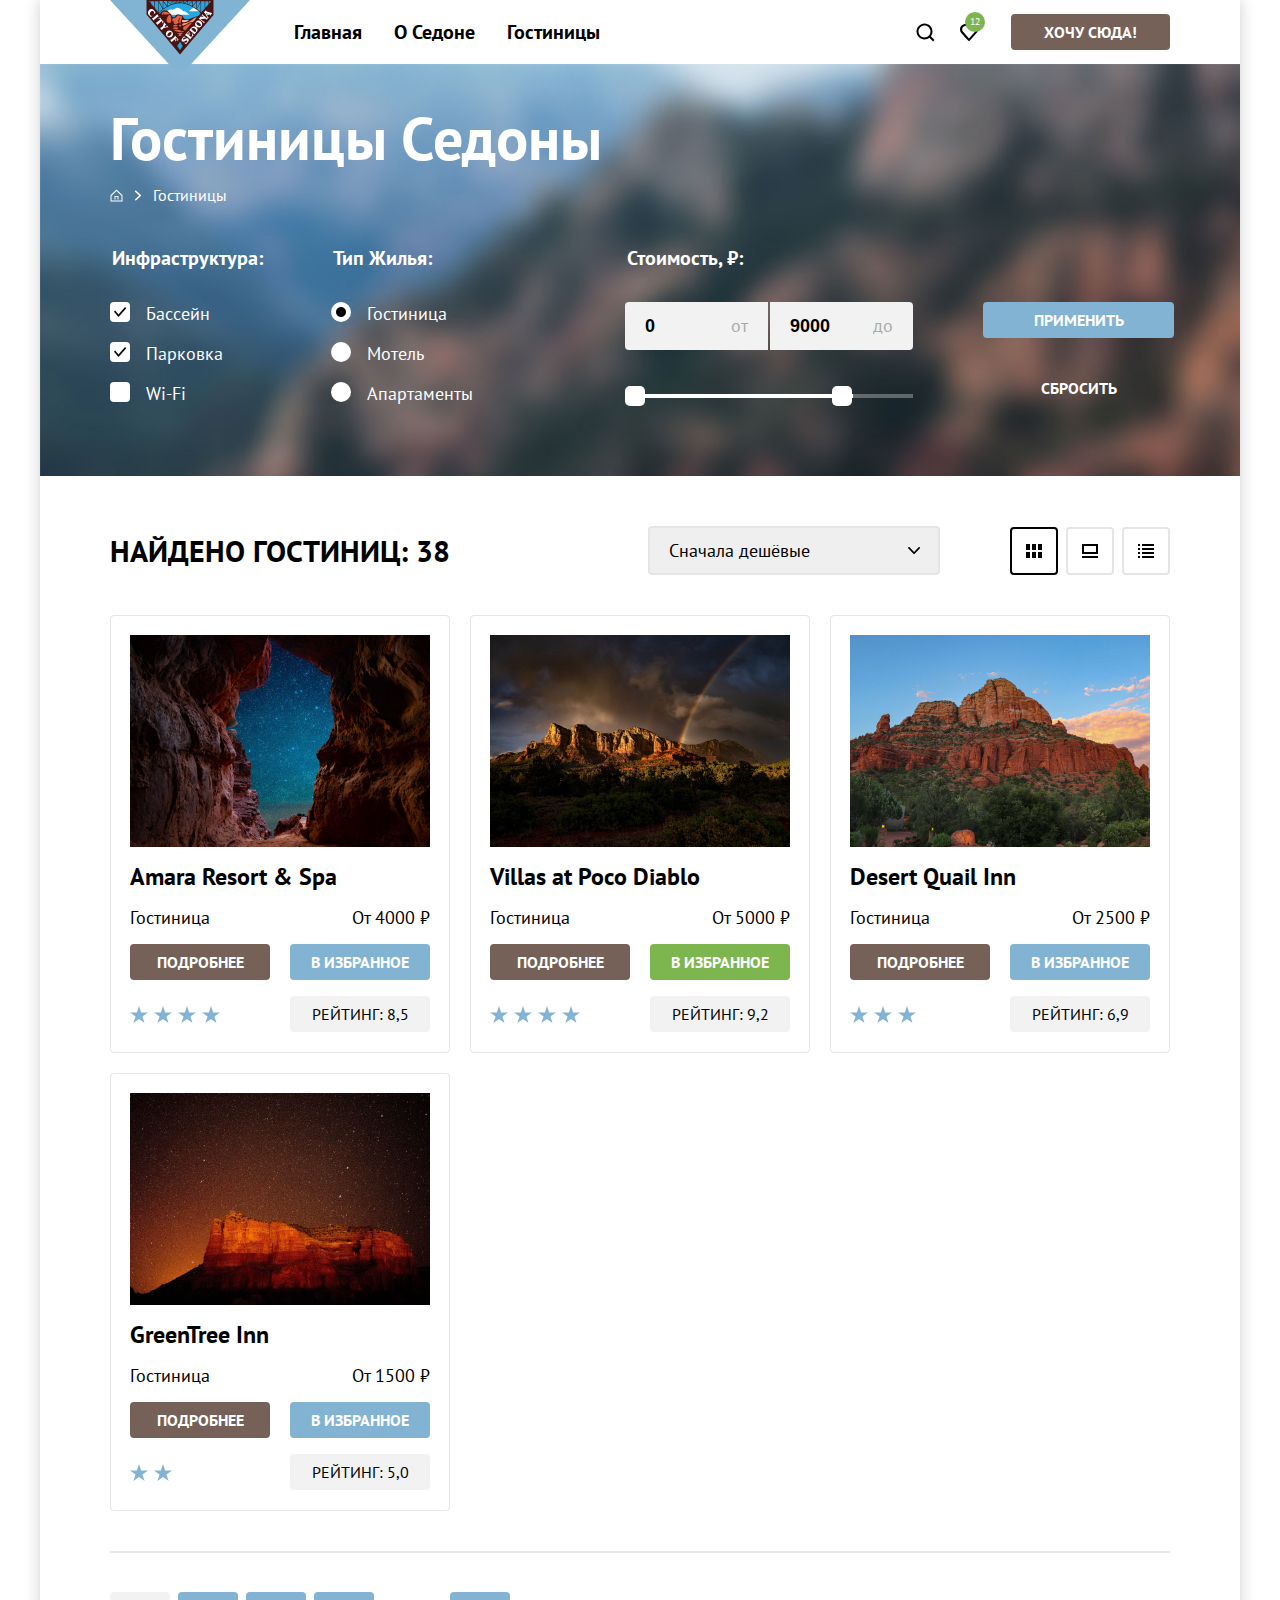
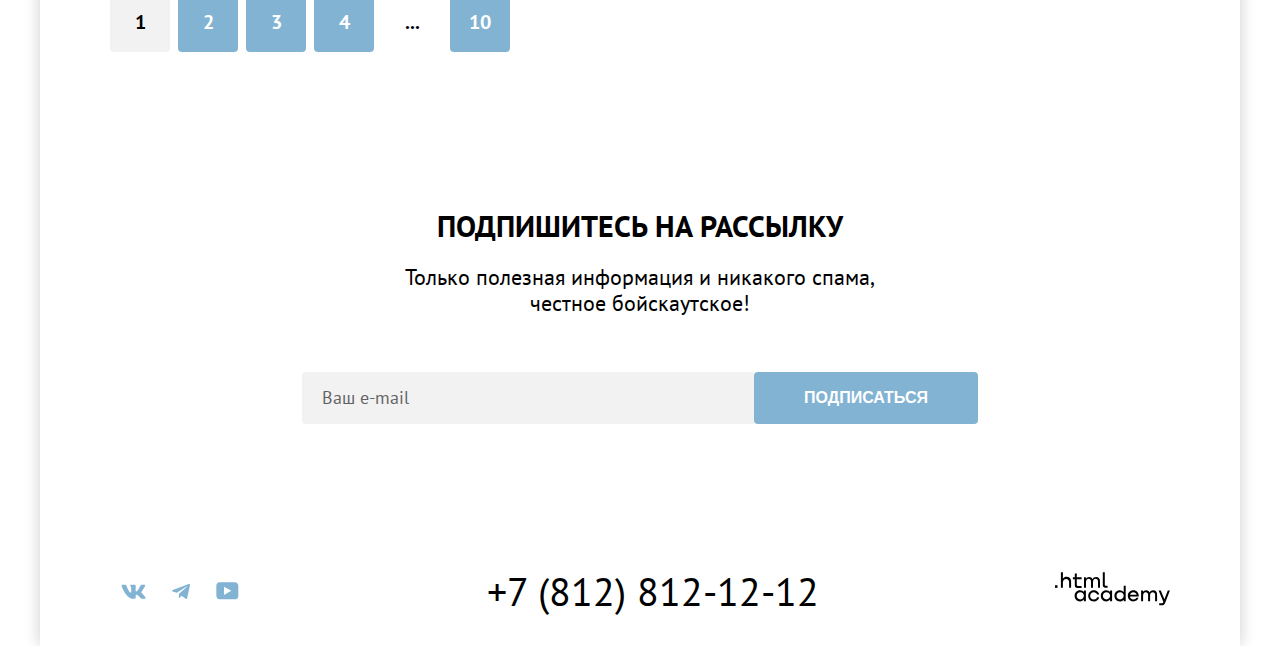
<file: 4/catalog.html>
<!DOCTYPE html>
<html lang="ru">
  <head>
    <title>Седона | Каталог</title>
    <meta charset="UTF-8" />
    <meta name="viewport" content="width=device-width, initial-scale=1" />
    <meta name="description" content="Описание контента" />
    <meta name="keywords" content="Ключевые, слова, через, запятую" />
    <link rel="stylesheet" href="css/style.css" />
    <style>
      .perfect-pixel {
        position: absolute;
        right: 0;
        left: 0;
        z-index: 1000;

        display: none;
        width: 1280px;
        margin-right: auto;
        margin-left: auto;

        opacity: 0.3;
      }
    </style>
    <base href="https://htmlacademy-htmlcss.github.io/1138379-sedona-38/4/">
</head>

  <body class="page">
    <!-- perfect-pixel start -->
    <picture>
      <img
        class="perfect-pixel"
        src="images/perfect-pixel/catalog-desktop.png"
      />
    </picture>
    <!-- perfect-pixel end -->

    <!-- header start -->
    <header class="header page__header container">
      <!-- logo start -->
      <a class="logo header__logo" href="index.html">
        <img
          class="logo__image"
          src="images/logo.svg"
          width="140"
          height="70"
          alt="Логотип туристического портала Седона."
        />
      </a>
      <!-- logo end -->

      <nav class="header__navigation">
        <ul class="header__navigation-list">
          <li class="header__navigation-item">
            <a class="header__navigation-link" href="#">Главная</a>
          </li>
          <li class="header__navigation-item">
            <a class="header__navigation-link" href="#">О Седоне</a>
          </li>
          <li class="header__navigation-item">
            <a class="header__navigation-link" href="catalog.html">Гостиницы</a>
          </li>
        </ul>
      </nav>

      <ul class="header__interaction">
        <li class="header__interaction-item">
          <a
            class="icon header__interaction-icon header__interaction-icon--heart"
            href="#"
          >
            <span class="visually-hidden">Поиск.</span>
          </a>
        </li>
        <li class="header__interaction-item">
          <a
            class="icon header__interaction-icon header__interaction-icon--search"
            href="#"
          >
            <span class="icon__number header__interaction-number">12</span>
            <span class="visually-hidden">Избранное.</span>
          </a>
        </li>
      </ul>

      <a class="rectangle header__link" href="#">Хочу сюда!</a>
    </header>
    <!-- header end -->

    <!-- main start -->
    <main class="main">
      <h1 class="visually-hidden">Туристический городок Седона.</h1>

      <!-- hotel start -->
      <section class="hotel main__hotel container">
        <h2 class="hotel__title">Гостиницы Седоны</h2>

        <!-- breadcrumb start -->
        <ul class="breadcrumb hotel__breadcrumb">
          <li class="breadcrumb__item">
            <a
              class="breadcrumb__link breadcrumb__link--home"
              href="index.html"
            >
              <svg
                xmlns="http://www.w3.org/2000/svg"
                width="13"
                height="13"
                viewBox="0 0 13 13"
                fill="none"
              >
                <path
                  d="M6.5 0.5L0.5 6.30006V12.5001H12.5V6.30006L6.5 0.5ZM11.5 11.5001H1.5V6.70005L6.5 1.9L11.5 6.70005V11.5001Z"
                  fill="white"
                />
                <path
                  d="M4.5 10.5001H5.5V8.00005H7.5V10.5001H8.5V7.00005H4.5V10.5001Z"
                  fill="white"
                />
              </svg>
              <span class="visually-hidden">Главная страница</span>
            </a>
          </li>
          <li class="breadcrumb__item">
            <a class="breadcrumb__link" href="#">Гостиницы</a>
          </li>
        </ul>
        <!-- breadcrumbs end -->

        <!-- filter start -->
        <div class="filter hotel___filter" data-test="filter">
          <h3 class="visually-hidden">Фильтрация гостиниц Седона</h3>
          <form
            class="filter__form"
            action="https://echo.htmlacademy.ru/"
            method="get"
          >
            <fieldset class="filter__group filter__group--infrastructure">
              <legend class="filter__title">Инфраструктура:</legend>
              <ul class="filter__list">
                <li class="filter__item">
                  <input
                    class="filter__input filter__input--checkbox visually-hidden"
                    name="pool"
                    id="pool"
                    wi-fi
                    type="checkbox"
                    checked
                  />
                  <label
                    class="filter__label filter__label--checkbox"
                    for="pool"
                    >Бассейн</label
                  >
                </li>
                <li class="filter__item">
                  <input
                    class="filter__input filter__input--checkbox visually-hidden"
                    name="parking"
                    id="parking"
                    type="checkbox"
                    checked
                  />
                  <label
                    class="filter__label filter__label--checkbox"
                    for="parking"
                    >Парковка</label
                  >
                </li>
                <li class="filter__item">
                  <input
                    class="filter__input filter__input--checkbox visually-hidden"
                    name="wi-fi"
                    id="wi-fi"
                    type="checkbox"
                  />
                  <label
                    class="filter__label filter__label--checkbox"
                    for="wi-fi"
                    >Wi-Fi</label
                  >
                </li>
              </ul>
            </fieldset>

            <fieldset class="filter__group filter__group--housing">
              <legend class="filter__title">Тип Жилья:</legend>
              <ul class="filter__list">
                <li class="filter__item">
                  <input
                    class="filter__input filter__input--radio visually-hidden"
                    name="housing-type"
                    id="housing-hotel"
                    type="radio"
                    value="hotel"
                    checked
                  />
                  <label
                    class="filter__label filter__label--radio"
                    for="housing-hotel"
                    >Гостиница</label
                  >
                </li>
                <li class="filter__item">
                  <label class="filter__control">
                    <input
                      class="filter__input filter__input--radio visually-hidden"
                      name="housing-type"
                      id="housing-motel"
                      type="radio"
                      value="motel"
                    />
                    <label
                      class="filter__label filter__label--radio"
                      for="housing-motel"
                      >Мотель</label
                    >
                  </label>
                </li>
                <li class="filter__item">
                  <label class="filter__control">
                    <input
                      class="filter__input filter__input--radio visually-hidden"
                      name="housing-type"
                      id="housing-apartment"
                      type="radio"
                      value="apartments"
                    />
                    <label
                      class="filter__label filter__label--radio"
                      for="housing-apartment"
                      >Апартаменты</label
                    >
                  </label>
                </li>
              </ul>
            </fieldset>

            <fieldset class="filter__group filter__group--price">
              <legend class="filter__title">Стоимость, &#8381;:</legend>

              <div class="filter__range">
                <div class="filter__range-price">
                  <div
                    class="filter__range-control filter__range-control--left"
                  >
                    <input
                      class="filter__input filter__input--range"
                      id="minimum-price"
                      name="minimum-price"
                      type="number"
                      value="0"
                    />
                    <label
                      class="filter__label filter__label--range"
                      for="minimum-price"
                    >
                      от
                      <span class="visually-hidden">Минимальная цена.</span>
                    </label>
                  </div>
                  <div
                    class="filter__range-control filter__range-control--right"
                  >
                    <input
                      class="filter__input filter__input--range"
                      id="maximum-price"
                      name="maximum-price"
                      type="number"
                      value="9000"
                    />
                    <label
                      class="filter__label filter__label--range"
                      for="maximum-price"
                    >
                      до
                      <span class="visually-hidden">Максимальная цена.</span>
                    </label>
                  </div>
                </div>

                <div class="filter__range-scale">
                  <div class="filter__range-bar" style="width: 228px">
                    <button
                      class="filter__range-button filter__range-button--min"
                      type="button"
                    >
                      <span class="visually-hidden"
                        >Изменить минимальную цену.</span
                      >
                    </button>
                    <button
                      class="filter__range-button filter__range-button--max"
                      type="button"
                    >
                      <span class="visually-hidden"
                        >Изменить максимальную цену.</span
                      >
                    </button>
                  </div>
                </div>
              </div>
            </fieldset>

            <div class="filter__button">
              <button class="filter__submit rectangle" type="submit">
                Применить
              </button>
              <button class="filter__reset rectangle" type="reset">
                Сбросить
              </button>
            </div>
          </form>
        </div>
        <!-- filter end -->
      </section>
      <!-- hotel end -->

      <!-- card start -->
      <section class="card main__card container" data-test="catalog">
        <div class="card__header">
          <h2 class="card__title">
            Найдено гостиниц: <span class="card__number">38</span>
          </h2>
          <select class="card__select" aria-label="Сортировка">
            <option class="card__option" value="cheap">Сначала дешёвые</option>
            <option class="card__option" value="expensive">
              Сначала дорогое
            </option>
            <option class="card__option" value="popular">
              Сначала популярное
            </option>
          </select>
          <ul class="card__view-list">
            <li class="card__view-item">
              <button
                class="card__view-button card__view-button--active"
                type="button"
              >
                <svg
                  width="16"
                  height="14"
                  viewBox="0 0 16 14"
                  fill="none"
                  xmlns="http://www.w3.org/2000/svg"
                >
                  <g clip-path="url(#clip0_33548_951)">
                    <path d="M4 0H0V6H4V0Z" fill="black" />
                    <path d="M16 0H12V6H16V0Z" fill="black" />
                    <path d="M10 0H6V6H10V0Z" fill="black" />
                    <path d="M4 8H0V14H4V8Z" fill="black" />
                    <path d="M16 8H12V14H16V8Z" fill="black" />
                    <path d="M10 8H6V14H10V8Z" fill="black" />
                  </g>
                  <defs>
                    <clipPath id="clip0_33548_951">
                      <rect width="16" height="14" fill="white" />
                    </clipPath>
                  </defs>
                </svg>
                <span class="visually-hidden">Плитка.</span>
              </button>
            </li>
            <li class="card__view-item">
              <button
                class="card__view-button card__view-button--slideshow"
                type="button"
              >
                <svg
                  width="16"
                  height="14"
                  viewBox="0 0 16 14"
                  fill="none"
                  xmlns="http://www.w3.org/2000/svg"
                >
                  <g clip-path="url(#clip0_33548_952)">
                    <path d="M16 12H0V14H16V12Z" fill="black" />
                    <path d="M14 2V8H2V2H14ZM16 0H0V10H16V0Z" fill="black" />
                  </g>
                  <defs>
                    <clipPath id="clip0_33548_952">
                      <rect width="16" height="14" fill="white" />
                    </clipPath>
                  </defs>
                </svg>
                <span class="visually-hidden">Слайдер.</span>
              </button>
            </li>
            <li class="card__view-item">
              <button class="card__view-button" type="button">
                <svg
                  width="16"
                  height="14"
                  viewBox="0 0 16 14"
                  fill="none"
                  xmlns="http://www.w3.org/2000/svg"
                >
                  <g clip-path="url(#clip0_33548_953)">
                    <path d="M2 0H0V2H2V0Z" fill="black" />
                    <path d="M16 0H4V2H16V0Z" fill="black" />
                    <path d="M2 4H0V6H2V4Z" fill="black" />
                    <path d="M16 4H4V6H16V4Z" fill="black" />
                    <path d="M2 8H0V10H2V8Z" fill="black" />
                    <path d="M16 8H4V10H16V8Z" fill="black" />
                    <path d="M2 12H0V14H2V12Z" fill="black" />
                    <path d="M16 12H4V14H16V12Z" fill="black" />
                  </g>
                  <defs>
                    <clipPath id="clip0_33548_953">
                      <rect width="16" height="14" fill="white" />
                    </clipPath>
                  </defs>
                </svg>
                <span class="visually-hidden">Список.</span>
              </button>
            </li>
          </ul>
        </div>

        <ul class="card__list">
          <li class="card__item">
            <article class="card__article">
              <h3 class="card__subtitle">Amara Resort & Spa</h3>
              <img
                class="card__image"
                src="images/card-hotel-amara.jpg"
                width="300"
                height="212"
                alt="Amara Resort & Spa"
              />
              <div class="card__info">
                <span class="card__text">Гостиница</span>
                <span class="card__price">От 4000 &#8381;</span>
                <a class="rectangle card__link" href="#">Подробнее</a>
                <button class="rectangle card__button" type="button">
                  В избранное
                </button>
                <div class="card__star">
                  <span class="card__star-image"></span>
                  <span class="card__star-image"></span>
                  <span class="card__star-image"></span>
                  <span class="card__star-image"></span>
                </div>
                <span class="rectangle card__rating">Рейтинг: 8,5</span>
              </div>
            </article>
          </li>

          <li class="card__item">
            <article class="card__article">
              <h3 class="card__subtitle">Villas at Poco Diablo</h3>
              <img
                class="card__image"
                src="images/card-hotel-villas.jpg"
                width="300"
                height="212"
                alt="Amara Resort & Spa"
              />
              <div class="card__info">
                <span class="card__text">Гостиница</span>
                <span class="card__price">От 5000 &#8381;</span>
                <a class="rectangle card__link" href="#">Подробнее</a>
                <button
                  class="rectangle card__button card__button--villas"
                  type="button"
                >
                  В избранное
                </button>
                <div class="card__star">
                  <span class="card__star-image"></span>
                  <span class="card__star-image"></span>
                  <span class="card__star-image"></span>
                  <span class="card__star-image"></span>
                </div>
                <span class="rectangle card__rating">Рейтинг: 9,2</span>
              </div>
            </article>
          </li>

          <li class="card__item">
            <article class="card__article">
              <h3 class="card__subtitle">Desert Quail Inn</h3>
              <img
                class="card__image"
                src="images/card-hotel-deser.jpg"
                width="300"
                height="212"
                alt="Amara Resort & Spa"
              />
              <div class="card__info">
                <span class="card__text">Гостиница</span>
                <span class="card__price">От 2500 &#8381;</span>
                <a class="rectangle card__link" href="#">Подробнее</a>
                <button class="rectangle card__button" type="button">
                  В избранное
                </button>
                <div class="card__star">
                  <span class="card__star-image"></span>
                  <span class="card__star-image"></span>
                  <span class="card__star-image"></span>
                </div>
                <span class="rectangle card__rating">Рейтинг: 6,9</span>
              </div>
            </article>
          </li>

          <li class="card__item">
            <article class="card__article">
              <h3 class="card__subtitle">GreenTree Inn</h3>
              <img
                class="card__image"
                src="images/card-hotel-green.jpg"
                width="300"
                height="212"
                alt="Amara Resort & Spa"
              />
              <div class="card__info">
                <span class="card__text">Гостиница</span>
                <span class="card__price">От 1500 &#8381;</span>
                <a class="rectangle card__link" href="#">Подробнее</a>
                <button class="rectangle card__button" type="button">
                  В избранное
                </button>
                <div class="card__star">
                  <span class="card__star-image"></span>
                  <span class="card__star-image"></span>
                </div>
                <span class="rectangle card__rating">Рейтинг: 5,0</span>
              </div>
            </article>
          </li>
        </ul>
      </section>
      <!-- card end -->

      <!-- pagination start -->
      <ul class="pagination main__pagination container">
        <li class="pagination__item">
          <a class="pagination__link pagination__link--active" href="#">1</a>
        </li>
        <li class="pagination__item">
          <a class="pagination__link" href="#">2</a>
        </li>
        <li class="pagination__item">
          <a class="pagination__link" href="#">3</a>
        </li>
        <li class="pagination__item">
          <a class="pagination__link" href="#">4</a>
        </li>
        <li class="pagination__item">
          <a class="pagination__link pagination__link--continuation" href="#"
            >...</a
          >
        </li>
        <li class="pagination__item">
          <a class="pagination__link" href="#">10</a>
        </li>
      </ul>
      <!-- pagination end -->

      <!-- subscription start -->
      <section
        class="subscription subscription--catalog main__subscription container"
      >
        <div
          class="description subscription__description subscription__description--catalog"
        >
          <h2 class="description__title">Подпишитесь на рассылку</h2>
          <p class="description__text subscription__text">
            Только полезная информация и никакого спама, <br />
            честное бойскаутское!
          </p>
          <form
            class="subscription__form"
            action="https://echo.htmlacademy.ru/courses"
            method="post"
          >
            <input
              class="subscription__email subscription__email--catalog"
              id="subscription__email"
              name="email"
              type="email"
              placeholder="Ваш e-mail"
              required
            />

            <button class="rectangle subscription__button" type="submit">
              Подписаться
            </button>
          </form>
        </div>
      </section>
      <!-- subscription end -->
    </main>
    <!-- main end -->

    <!-- footer start -->
    <footer class="footer page__footer container">
      <!-- social start -->
      <ul class="social footer__social">
        <li class="social__item">
          <a
            class="social__link social__link--vkontakte"
            href="https://vk.com/htmlacademy"
          >
            <svg
              class="social__svg"
              xmlns="http://www.w3.org/2000/svg"
              width="25"
              height="15"
              viewBox="0 0 25 15"
              fill="none"
            >
              <path
                class="social__path"
                fill-rule="evenodd"
                clip-rule="evenodd"
                d="M24.1164 1.80445C24.2824 1.25845 24.1164 0.856445 23.3214 0.856445H20.6964C20.0284 0.856445 19.7204 1.20345 19.5534 1.58645C19.5534 1.58645 18.2184 4.78245 16.3274 6.85845C15.7154 7.46045 15.4374 7.65145 15.1034 7.65145C14.9364 7.65145 14.6854 7.46045 14.6854 6.91345V1.80445C14.6854 1.14845 14.5014 0.856445 13.9454 0.856445H9.81738C9.40038 0.856445 9.14938 1.16045 9.14938 1.44945C9.14938 2.07045 10.0954 2.21445 10.1924 3.96245V7.76045C10.1924 8.59345 10.0394 8.74444 9.70538 8.74444C8.81538 8.74444 6.65038 5.53345 5.36538 1.85945C5.11638 1.14445 4.86438 0.856445 4.19338 0.856445H1.56638C0.816382 0.856445 0.666382 1.20345 0.666382 1.58645C0.666382 2.26845 1.55638 5.65645 4.81138 10.1374C6.98138 13.1974 10.0364 14.8564 12.8194 14.8564C14.4884 14.8564 14.6944 14.4884 14.6944 13.8534V11.5404C14.6944 10.8034 14.8524 10.6564 15.3814 10.6564C15.7714 10.6564 16.4384 10.8484 17.9964 12.3234C19.7764 14.0724 20.0694 14.8564 21.0714 14.8564H23.6964C24.4464 14.8564 24.8224 14.4884 24.6064 13.7604C24.3684 13.0364 23.5184 11.9854 22.3914 10.7384C21.7794 10.0284 20.8614 9.26345 20.5824 8.88045C20.1934 8.38945 20.3044 8.17044 20.5824 7.73345C20.5824 7.73345 23.7824 3.30745 24.1154 1.80445H24.1164Z"
                fill="#83B3D3"
              />
            </svg>
            <span class="visually-hidden">Вконтакте.</span>
          </a>
        </li>
        <li class="social__item">
          <a
            class="social__link social__link--telegram"
            href="https://t.me/htmlacademy"
          >
            <svg
              class="social__svg"
              xmlns="http://www.w3.org/2000/svg"
              width="18"
              height="17"
              viewBox="0 0 18 17"
              fill="none"
            >
              <path
                class="social__path"
                d="M16.785 0.955705L0.840489 7.1042C-0.247661 7.54126 -0.241365 8.14828 0.640845 8.41897L4.73445 9.69597L14.2058 3.72014C14.6537 3.44766 15.0629 3.59424 14.7265 3.89281L7.05283 10.8183H7.05103L7.05283 10.8192L6.77045 15.0387C7.18413 15.0387 7.36669 14.8489 7.59871 14.625L9.58705 12.6915L13.7229 15.7464C14.4855 16.1664 15.0332 15.9506 15.2229 15.0405L17.9379 2.2453C18.2158 1.13107 17.5126 0.626562 16.785 0.955705Z"
                fill="#83B3D3"
              />
            </svg>
            <span class="visually-hidden">Телеграм.</span>
          </a>
        </li>
        <li class="social__item">
          <a
            class="social__link social__link--youtube"
            href="https://www.youtube.com/user/htmlacademyru"
          >
            <svg
              class="social__svg"
              xmlns="http://www.w3.org/2000/svg"
              width="23"
              height="18"
              viewBox="0 0 23 18"
              fill="none"
            >
              <path
                class="social__path"
                d="M18.9402 0.356445H3.50738C1.64668 0.356445 0.333252 1.9502 0.333252 3.75645V13.8502C0.333252 15.7627 1.64668 17.3564 3.50738 17.3564H19.1591C20.8009 17.3564 22.3333 15.7627 22.3333 13.9564V3.75645C22.1143 1.9502 20.8009 0.356445 18.9402 0.356445ZM7.99494 12.8939V4.81894L15.3283 8.85645L7.99494 12.8939Z"
                fill="#83B3D3"
              />
            </svg>
            <span class="visually-hidden">YouTube.</span>
          </a>
        </li>
      </ul>
      <!-- social end -->

      <!-- phone start -->
      <a class="phone footer__phone" href="tel:78128121212"
        >+7 (812) 812-12-12</a
      >
      <!-- phone end -->

      <!-- developed start -->
      <a class="developed footer__developed" href="https://htmlacademy.ru/">
        <svg
          class="developed__svg"
          xmlns="http://www.w3.org/2000/svg"
          width="115"
          height="34"
          viewBox="0 0 115 34"
          fill="none"
        >
          <path
            class="developed__path"
            d="M0 13.2564V15.8564H2.5V13.2564H0Z"
            fill="black"
          />
          <path
            class="developed__path"
            d="M11.6 4.85645C10 4.85645 8.8 5.55645 8 6.55645H7.9V0.356445H5.9V15.8564H7.9V10.5564C7.9 8.45645 9.2 6.95645 11.2 6.95645C13 6.95645 14.1 8.35645 14.1 10.1564V15.8564H16.1V9.75644C16.2 6.75644 14.3 4.85645 11.6 4.85645Z"
            fill="black"
          />
          <path
            class="developed__path"
            d="M26.6 5.15645H21.8V1.45645H19.8V5.25645H17.9V7.25645H19.8V13.2564C19.8 14.9564 20.8 15.9564 22.5 15.9564H26.6V13.9564H22.9C22.2 13.9564 21.8 13.5564 21.8 12.8564V7.15645H26.6V5.15645Z"
            fill="black"
          />
          <path
            class="developed__path"
            d="M41.1 4.95645C39.5 4.95645 38.2 5.75644 37.6 7.05645H37.5C36.9 5.85645 35.7 4.95645 34.1 4.95645C32.7 4.95645 31.6 5.75645 31 6.75645H30.9V5.15645H29V15.7564H31V10.3564C31 8.35645 32 6.85645 33.6 6.85645C35.1 6.85645 36 7.85645 36 9.45645V15.7564H38V10.1564C38 7.75645 39.4 6.85645 40.6 6.85645C42.1 6.85645 43 7.85645 43 9.45645V15.7564H45V9.25644C45.1 6.75644 43.6 4.95645 41.1 4.95645Z"
            fill="black"
          />
          <path
            class="developed__path"
            d="M47.8 13.0564C47.8 14.7564 48.8 15.7564 50.6 15.7564H52.6V13.7564H50.9C50.2 13.7564 49.8 13.3564 49.8 12.6564V0.356445H47.8V13.0564Z"
            fill="black"
          />
          <path
            class="developed__path"
            d="M28.9 20.0564C28 18.9564 26.7 18.2564 25 18.2564C21.9 18.2564 19.6 20.5564 19.6 23.8564C19.6 27.1564 21.9 29.4564 25 29.4564C26.8 29.4564 28 28.6564 28.8 27.5564H28.9V29.1564H30.9V18.5564H28.9V20.0564ZM25.3 27.4564C23.1 27.4564 21.7 25.8564 21.7 23.8564C21.7 21.8564 23.1 20.2564 25.3 20.2564C27.5 20.2564 28.9 21.8564 28.9 23.8564C28.9 25.7564 27.5 27.4564 25.3 27.4564Z"
            fill="black"
          />
          <path
            class="developed__path"
            d="M44.2 22.3564C43.7 19.9564 41.6 18.2564 38.8 18.2564C35.4 18.2564 33.2 20.7564 33.2 23.8564C33.2 26.9564 35.4 29.4564 38.8 29.4564C41.6 29.4564 43.7 27.6564 44.2 25.2564H42.1C41.7 26.5564 40.4 27.5564 38.8 27.5564C36.6 27.5564 35.2 25.9564 35.2 23.9564C35.2 21.9564 36.6 20.3564 38.8 20.3564C40.4 20.3564 41.6 21.3564 42.1 22.5564H44.2V22.3564Z"
            fill="black"
          />
          <path
            class="developed__path"
            d="M55.1 20.0564C54.2 18.9564 52.9 18.2564 51.2 18.2564C48.1 18.2564 45.8 20.5564 45.8 23.8564C45.8 27.1564 48.1 29.4564 51.2 29.4564C53 29.4564 54.2 28.6564 55 27.5564H55.1V29.1564H57.1V18.5564H55.1V20.0564ZM51.5 27.4564C49.3 27.4564 47.9 25.8564 47.9 23.8564C47.9 21.8564 49.3 20.2564 51.5 20.2564C53.7 20.2564 55.1 21.8564 55.1 23.8564C55.1 25.7564 53.6 27.4564 51.5 27.4564Z"
            fill="black"
          />
          <path
            class="developed__path"
            d="M68.7 20.1564C67.8 19.0564 66.5 18.2564 64.8 18.2564C61.7 18.2564 59.4 20.5564 59.4 23.8564C59.4 27.1564 61.6 29.4564 64.8 29.4564C66.5 29.4564 67.8 28.6564 68.6 27.6564H68.7V29.1564H70.7V13.7564H68.7V20.1564ZM65.1 27.4564C62.9 27.4564 61.5 25.8564 61.5 23.8564C61.5 21.8564 62.9 20.2564 65.1 20.2564C67.3 20.2564 68.7 21.8564 68.7 23.8564C68.6 25.8564 67.2 27.4564 65.1 27.4564Z"
            fill="black"
          />
          <path
            class="developed__path"
            d="M78.3 18.2564C75 18.2564 72.8 20.7564 72.8 23.8564C72.8 26.8564 74.9 29.4564 78.3 29.4564C80.8 29.4564 82.8 28.1564 83.5 25.8564H81.4C80.9 26.8564 79.8 27.4564 78.4 27.4564C76.5 27.4564 75.1 26.1564 75 24.5564H83.8C84 20.9564 81.8 18.2564 78.3 18.2564ZM78.3 20.1564C80 20.1564 81.3 21.1564 81.6 22.7564H75.1C75.4 21.2564 76.6 20.1564 78.3 20.1564Z"
            fill="black"
          />
          <path
            class="developed__path"
            d="M98.2 18.2564C96.6 18.2564 95.3 19.0564 94.6 20.2564H94.5C93.9 19.0564 92.7 18.2564 91.1 18.2564C89.7 18.2564 88.6 18.9564 88 20.0564V18.5564H86.1V29.1564H88.1V23.7564C88.1 21.7564 89.1 20.3564 90.7 20.2564C92.2 20.2564 93.1 21.2564 93.1 22.8564V29.1564H95.1V23.5564C95.1 21.1564 96.5 20.2564 97.7 20.2564C99.2 20.2564 100.1 21.2564 100.1 22.8564V29.1564H102.1V22.6564C102.2 20.0564 100.7 18.2564 98.2 18.2564Z"
            fill="black"
          />
          <path
            class="developed__path"
            d="M109.4 27.3564L105.8 18.4564H103.6L108.4 30.0564C108.1 30.9564 107.7 31.2564 106.7 31.2564H104.2V33.2564H106.7C108.5 33.2564 109.5 32.4564 110.2 30.6564L114.9 18.4564H112.8L109.4 27.3564Z"
            fill="black"
          />
        </svg>
      </a>
      <!-- developed end -->
    </footer>
    <!-- footer end -->
  </body>
</html>
</file>
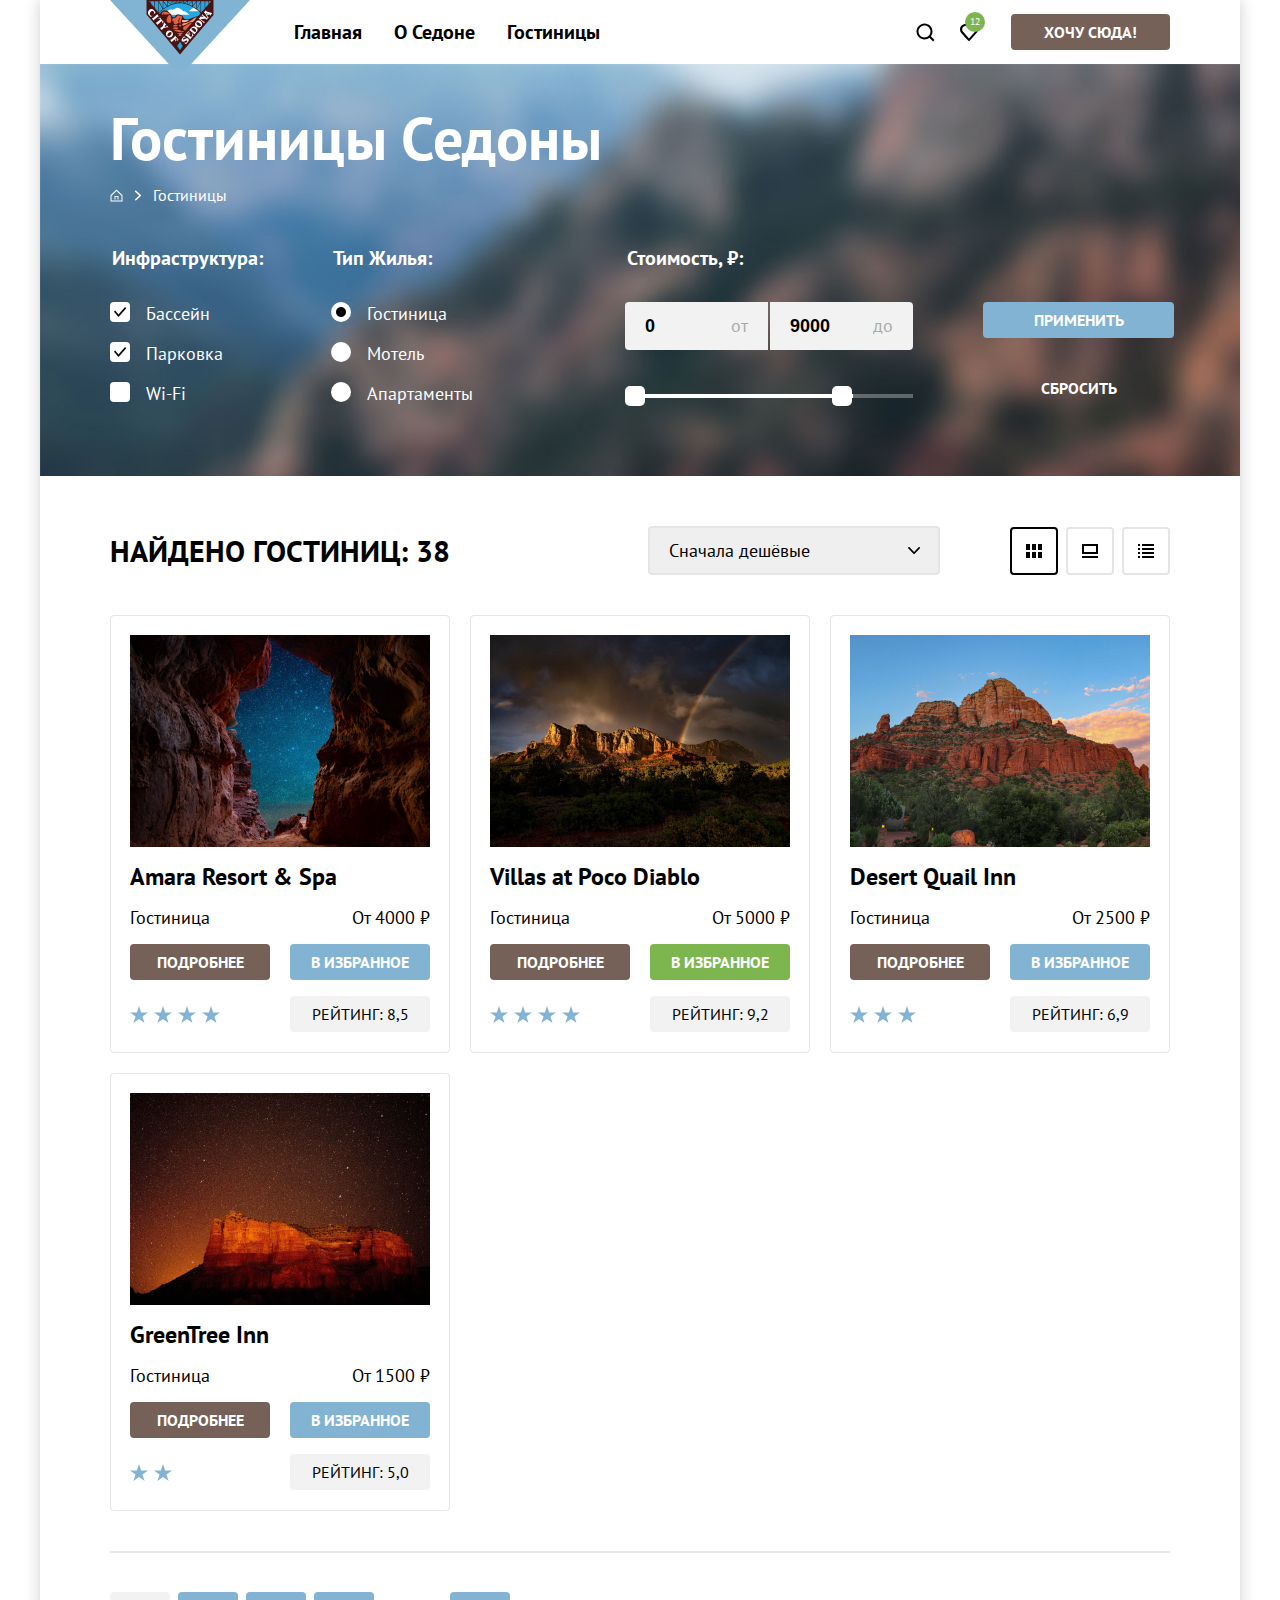
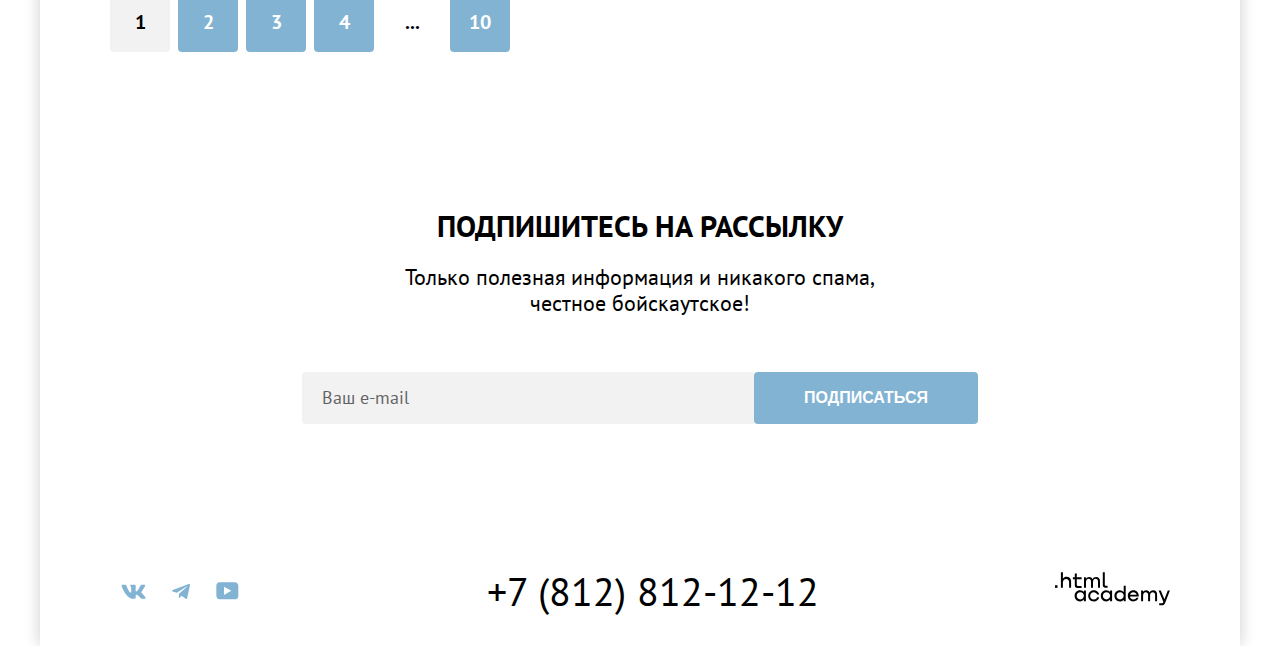
<file: 5/catalog.html>
<!DOCTYPE html>
<html lang="ru">
  <head>
    <title>Седона | Каталог</title>
    <meta charset="UTF-8" />
    <meta name="viewport" content="width=device-width, initial-scale=1" />
    <meta name="description" content="Описание контента" />
    <meta name="keywords" content="Ключевые, слова, через, запятую" />
    <link rel="stylesheet" href="css/style.css" />
    <style>
      .perfect-pixel {
        position: absolute;
        right: 0;
        left: 0;
        z-index: 1000;

        display: none;
        width: 1280px;
        margin-right: auto;
        margin-left: auto;

        opacity: 0.3;
      }
    </style>
    <base href="https://htmlacademy-htmlcss.github.io/1138379-sedona-38/5/">
</head>

  <body class="page">
    <!-- perfect-pixel start -->
    <picture>
      <img
        class="perfect-pixel"
        src="images/perfect-pixel/catalog-desktop.png"
      />
    </picture>
    <!-- perfect-pixel end -->

    <!-- header start -->
    <header class="header page__header container">
      <!-- logo start -->
      <a class="logo header__logo" href="index.html">
        <img
          class="logo__image"
          src="images/logo.svg"
          width="140"
          height="70"
          alt="Логотип туристического портала Седона."
        />
      </a>
      <!-- logo end -->

      <nav class="header__navigation">
        <ul class="header__navigation-list">
          <li class="header__navigation-item">
            <a class="header__navigation-link" href="#">Главная</a>
          </li>
          <li class="header__navigation-item">
            <a class="header__navigation-link" href="#">О Седоне</a>
          </li>
          <li class="header__navigation-item">
            <a class="header__navigation-link" href="catalog.html">Гостиницы</a>
          </li>
        </ul>
      </nav>

      <ul class="header__interaction">
        <li class="header__interaction-item">
          <a
            class="icon header__interaction-icon header__interaction-icon--heart"
            href="#"
          >
            <span class="visually-hidden">Поиск.</span>
          </a>
        </li>
        <li class="header__interaction-item">
          <a
            class="icon header__interaction-icon header__interaction-icon--search"
            href="#"
          >
            <span class="icon__number header__interaction-number">12</span>
            <span class="visually-hidden">Избранное.</span>
          </a>
        </li>
      </ul>

      <a class="rectangle header__link" href="#">Хочу сюда!</a>
    </header>
    <!-- header end -->

    <!-- main start -->
    <main class="main">
      <h1 class="visually-hidden">Туристический городок Седона.</h1>

      <!-- hotel start -->
      <section class="hotel main__hotel container">
        <h2 class="hotel__title">Гостиницы Седоны</h2>

        <!-- breadcrumb start -->
        <ul class="breadcrumb hotel__breadcrumb">
          <li class="breadcrumb__item">
            <a
              class="breadcrumb__link breadcrumb__link--home"
              href="index.html"
            >
              <svg
                xmlns="http://www.w3.org/2000/svg"
                width="13"
                height="13"
                viewBox="0 0 13 13"
                fill="none"
              >
                <path
                  d="M6.5 0.5L0.5 6.30006V12.5001H12.5V6.30006L6.5 0.5ZM11.5 11.5001H1.5V6.70005L6.5 1.9L11.5 6.70005V11.5001Z"
                  fill="white"
                />
                <path
                  d="M4.5 10.5001H5.5V8.00005H7.5V10.5001H8.5V7.00005H4.5V10.5001Z"
                  fill="white"
                />
              </svg>
              <span class="visually-hidden">Главная страница</span>
            </a>
          </li>
          <li class="breadcrumb__item">
            <a class="breadcrumb__link" href="#">Гостиницы</a>
          </li>
        </ul>
        <!-- breadcrumbs end -->

        <!-- filter start -->
        <div class="filter hotel___filter" data-test="filter">
          <h3 class="visually-hidden">Фильтрация гостиниц Седона</h3>
          <form
            class="filter__form"
            action="https://echo.htmlacademy.ru/"
            method="get"
          >
            <fieldset class="filter__group filter__group--infrastructure">
              <legend class="filter__title">Инфраструктура:</legend>
              <ul class="filter__list">
                <li class="filter__item">
                  <input
                    class="filter__input filter__input--checkbox visually-hidden"
                    name="pool"
                    id="pool"
                    wi-fi
                    type="checkbox"
                    checked
                  />
                  <label
                    class="filter__label filter__label--checkbox"
                    for="pool"
                    >Бассейн</label
                  >
                </li>
                <li class="filter__item">
                  <input
                    class="filter__input filter__input--checkbox visually-hidden"
                    name="parking"
                    id="parking"
                    type="checkbox"
                    checked
                  />
                  <label
                    class="filter__label filter__label--checkbox"
                    for="parking"
                    >Парковка</label
                  >
                </li>
                <li class="filter__item">
                  <input
                    class="filter__input filter__input--checkbox visually-hidden"
                    name="wi-fi"
                    id="wi-fi"
                    type="checkbox"
                  />
                  <label
                    class="filter__label filter__label--checkbox"
                    for="wi-fi"
                    >Wi-Fi</label
                  >
                </li>
              </ul>
            </fieldset>

            <fieldset class="filter__group filter__group--housing">
              <legend class="filter__title">Тип Жилья:</legend>
              <ul class="filter__list">
                <li class="filter__item">
                  <input
                    class="filter__input filter__input--radio visually-hidden"
                    name="housing-type"
                    id="housing-hotel"
                    type="radio"
                    value="hotel"
                    checked
                  />
                  <label
                    class="filter__label filter__label--radio"
                    for="housing-hotel"
                    >Гостиница</label
                  >
                </li>
                <li class="filter__item">
                  <label class="filter__control">
                    <input
                      class="filter__input filter__input--radio visually-hidden"
                      name="housing-type"
                      id="housing-motel"
                      type="radio"
                      value="motel"
                    />
                    <label
                      class="filter__label filter__label--radio"
                      for="housing-motel"
                      >Мотель</label
                    >
                  </label>
                </li>
                <li class="filter__item">
                  <label class="filter__control">
                    <input
                      class="filter__input filter__input--radio visually-hidden"
                      name="housing-type"
                      id="housing-apartment"
                      type="radio"
                      value="apartments"
                    />
                    <label
                      class="filter__label filter__label--radio"
                      for="housing-apartment"
                      >Апартаменты</label
                    >
                  </label>
                </li>
              </ul>
            </fieldset>

            <fieldset class="filter__group filter__group--price">
              <legend class="filter__title">Стоимость, &#8381;:</legend>

              <div class="filter__range">
                <div class="filter__range-price">
                  <div
                    class="filter__range-control filter__range-control--left"
                  >
                    <input
                      class="filter__input filter__input--range"
                      id="minimum-price"
                      name="minimum-price"
                      type="number"
                      value="0"
                    />
                    <label
                      class="filter__label filter__label--range"
                      for="minimum-price"
                    >
                      от
                      <span class="visually-hidden">Минимальная цена.</span>
                    </label>
                  </div>
                  <div
                    class="filter__range-control filter__range-control--right"
                  >
                    <input
                      class="filter__input filter__input--range"
                      id="maximum-price"
                      name="maximum-price"
                      type="number"
                      value="9000"
                    />
                    <label
                      class="filter__label filter__label--range"
                      for="maximum-price"
                    >
                      до
                      <span class="visually-hidden">Максимальная цена.</span>
                    </label>
                  </div>
                </div>

                <div class="filter__range-scale">
                  <div class="filter__range-bar" style="width: 228px">
                    <button
                      class="filter__range-button filter__range-button--min"
                      type="button"
                    >
                      <span class="visually-hidden"
                        >Изменить минимальную цену.</span
                      >
                    </button>
                    <button
                      class="filter__range-button filter__range-button--max"
                      type="button"
                    >
                      <span class="visually-hidden"
                        >Изменить максимальную цену.</span
                      >
                    </button>
                  </div>
                </div>
              </div>
            </fieldset>

            <div class="filter__button">
              <button class="filter__submit rectangle" type="submit">
                Применить
              </button>
              <button class="filter__reset rectangle" type="reset">
                Сбросить
              </button>
            </div>
          </form>
        </div>
        <!-- filter end -->
      </section>
      <!-- hotel end -->

      <!-- card start -->
      <section class="card main__card container" data-test="catalog">
        <div class="card__header">
          <h2 class="card__title">
            Найдено гостиниц: <span class="card__number">38</span>
          </h2>
          <select class="card__select" aria-label="Сортировка">
            <option class="card__option" value="cheap">Сначала дешёвые</option>
            <option class="card__option" value="expensive">
              Сначала дорогое
            </option>
            <option class="card__option" value="popular">
              Сначала популярное
            </option>
          </select>
          <ul class="card__view-list">
            <li class="card__view-item">
              <button
                class="card__view-button card__view-button--active"
                type="button"
              >
                <svg
                  width="16"
                  height="14"
                  viewBox="0 0 16 14"
                  fill="none"
                  xmlns="http://www.w3.org/2000/svg"
                >
                  <g clip-path="url(#clip0_33548_951)">
                    <path d="M4 0H0V6H4V0Z" fill="black" />
                    <path d="M16 0H12V6H16V0Z" fill="black" />
                    <path d="M10 0H6V6H10V0Z" fill="black" />
                    <path d="M4 8H0V14H4V8Z" fill="black" />
                    <path d="M16 8H12V14H16V8Z" fill="black" />
                    <path d="M10 8H6V14H10V8Z" fill="black" />
                  </g>
                  <defs>
                    <clipPath id="clip0_33548_951">
                      <rect width="16" height="14" fill="white" />
                    </clipPath>
                  </defs>
                </svg>
                <span class="visually-hidden">Плитка.</span>
              </button>
            </li>
            <li class="card__view-item">
              <button
                class="card__view-button card__view-button--slideshow"
                type="button"
              >
                <svg
                  width="16"
                  height="14"
                  viewBox="0 0 16 14"
                  fill="none"
                  xmlns="http://www.w3.org/2000/svg"
                >
                  <g clip-path="url(#clip0_33548_952)">
                    <path d="M16 12H0V14H16V12Z" fill="black" />
                    <path d="M14 2V8H2V2H14ZM16 0H0V10H16V0Z" fill="black" />
                  </g>
                  <defs>
                    <clipPath id="clip0_33548_952">
                      <rect width="16" height="14" fill="white" />
                    </clipPath>
                  </defs>
                </svg>
                <span class="visually-hidden">Слайдер.</span>
              </button>
            </li>
            <li class="card__view-item">
              <button class="card__view-button" type="button">
                <svg
                  width="16"
                  height="14"
                  viewBox="0 0 16 14"
                  fill="none"
                  xmlns="http://www.w3.org/2000/svg"
                >
                  <g clip-path="url(#clip0_33548_953)">
                    <path d="M2 0H0V2H2V0Z" fill="black" />
                    <path d="M16 0H4V2H16V0Z" fill="black" />
                    <path d="M2 4H0V6H2V4Z" fill="black" />
                    <path d="M16 4H4V6H16V4Z" fill="black" />
                    <path d="M2 8H0V10H2V8Z" fill="black" />
                    <path d="M16 8H4V10H16V8Z" fill="black" />
                    <path d="M2 12H0V14H2V12Z" fill="black" />
                    <path d="M16 12H4V14H16V12Z" fill="black" />
                  </g>
                  <defs>
                    <clipPath id="clip0_33548_953">
                      <rect width="16" height="14" fill="white" />
                    </clipPath>
                  </defs>
                </svg>
                <span class="visually-hidden">Список.</span>
              </button>
            </li>
          </ul>
        </div>

        <ul class="card__list">
          <li class="card__item">
            <article class="card__article">
              <h3 class="card__subtitle">Amara Resort & Spa</h3>
              <img
                class="card__image"
                src="images/card-hotel-amara.jpg"
                width="300"
                height="212"
                alt="Amara Resort & Spa"
              />
              <div class="card__info">
                <span class="card__text">Гостиница</span>
                <span class="card__price">От 4000 &#8381;</span>
                <a class="rectangle card__link" href="#">Подробнее</a>
                <button class="rectangle card__button" type="button">
                  В избранное
                </button>
                <div class="card__star">
                  <span class="card__star-image"></span>
                  <span class="card__star-image"></span>
                  <span class="card__star-image"></span>
                  <span class="card__star-image"></span>
                </div>
                <span class="rectangle card__rating">Рейтинг: 8,5</span>
              </div>
            </article>
          </li>

          <li class="card__item">
            <article class="card__article">
              <h3 class="card__subtitle">Villas at Poco Diablo</h3>
              <img
                class="card__image"
                src="images/card-hotel-villas.jpg"
                width="300"
                height="212"
                alt="Amara Resort & Spa"
              />
              <div class="card__info">
                <span class="card__text">Гостиница</span>
                <span class="card__price">От 5000 &#8381;</span>
                <a class="rectangle card__link" href="#">Подробнее</a>
                <button
                  class="rectangle card__button card__button--villas"
                  type="button"
                >
                  В избранное
                </button>
                <div class="card__star">
                  <span class="card__star-image"></span>
                  <span class="card__star-image"></span>
                  <span class="card__star-image"></span>
                  <span class="card__star-image"></span>
                </div>
                <span class="rectangle card__rating">Рейтинг: 9,2</span>
              </div>
            </article>
          </li>

          <li class="card__item">
            <article class="card__article">
              <h3 class="card__subtitle">Desert Quail Inn</h3>
              <img
                class="card__image"
                src="images/card-hotel-deser.jpg"
                width="300"
                height="212"
                alt="Amara Resort & Spa"
              />
              <div class="card__info">
                <span class="card__text">Гостиница</span>
                <span class="card__price">От 2500 &#8381;</span>
                <a class="rectangle card__link" href="#">Подробнее</a>
                <button class="rectangle card__button" type="button">
                  В избранное
                </button>
                <div class="card__star">
                  <span class="card__star-image"></span>
                  <span class="card__star-image"></span>
                  <span class="card__star-image"></span>
                </div>
                <span class="rectangle card__rating">Рейтинг: 6,9</span>
              </div>
            </article>
          </li>

          <li class="card__item">
            <article class="card__article">
              <h3 class="card__subtitle">GreenTree Inn</h3>
              <img
                class="card__image"
                src="images/card-hotel-green.jpg"
                width="300"
                height="212"
                alt="Amara Resort & Spa"
              />
              <div class="card__info">
                <span class="card__text">Гостиница</span>
                <span class="card__price">От 1500 &#8381;</span>
                <a class="rectangle card__link" href="#">Подробнее</a>
                <button class="rectangle card__button" type="button">
                  В избранное
                </button>
                <div class="card__star">
                  <span class="card__star-image"></span>
                  <span class="card__star-image"></span>
                </div>
                <span class="rectangle card__rating">Рейтинг: 5,0</span>
              </div>
            </article>
          </li>
        </ul>
      </section>
      <!-- card end -->

      <!-- pagination start -->
      <ul class="pagination main__pagination container">
        <li class="pagination__item">
          <a class="pagination__link pagination__link--active" href="#">1</a>
        </li>
        <li class="pagination__item">
          <a class="pagination__link" href="#">2</a>
        </li>
        <li class="pagination__item">
          <a class="pagination__link" href="#">3</a>
        </li>
        <li class="pagination__item">
          <a class="pagination__link" href="#">4</a>
        </li>
        <li class="pagination__item">
          <a class="pagination__link pagination__link--continuation" href="#"
            >...</a
          >
        </li>
        <li class="pagination__item">
          <a class="pagination__link" href="#">10</a>
        </li>
      </ul>
      <!-- pagination end -->

      <!-- subscription start -->
      <section
        class="subscription subscription--catalog main__subscription container"
      >
        <div
          class="description subscription__description subscription__description--catalog"
        >
          <h2 class="description__title">Подпишитесь на рассылку</h2>
          <p class="description__text subscription__text">
            Только полезная информация и никакого спама, <br />
            честное бойскаутское!
          </p>
          <form
            class="subscription__form"
            action="https://echo.htmlacademy.ru/courses"
            method="post"
          >
            <input
              class="subscription__email subscription__email--catalog"
              id="subscription__email"
              name="email"
              type="email"
              placeholder="Ваш e-mail"
              required
            />

            <button class="rectangle subscription__button" type="submit">
              Подписаться
            </button>
          </form>
        </div>
      </section>
      <!-- subscription end -->
    </main>
    <!-- main end -->

    <!-- footer start -->
    <footer class="footer page__footer container">
      <!-- social start -->
      <ul class="social footer__social">
        <li class="social__item">
          <a
            class="social__link social__link--vkontakte"
            href="https://vk.com/htmlacademy"
          >
            <svg
              class="social__svg"
              xmlns="http://www.w3.org/2000/svg"
              width="25"
              height="15"
              viewBox="0 0 25 15"
              fill="none"
            >
              <path
                class="social__path"
                fill-rule="evenodd"
                clip-rule="evenodd"
                d="M24.1164 1.80445C24.2824 1.25845 24.1164 0.856445 23.3214 0.856445H20.6964C20.0284 0.856445 19.7204 1.20345 19.5534 1.58645C19.5534 1.58645 18.2184 4.78245 16.3274 6.85845C15.7154 7.46045 15.4374 7.65145 15.1034 7.65145C14.9364 7.65145 14.6854 7.46045 14.6854 6.91345V1.80445C14.6854 1.14845 14.5014 0.856445 13.9454 0.856445H9.81738C9.40038 0.856445 9.14938 1.16045 9.14938 1.44945C9.14938 2.07045 10.0954 2.21445 10.1924 3.96245V7.76045C10.1924 8.59345 10.0394 8.74444 9.70538 8.74444C8.81538 8.74444 6.65038 5.53345 5.36538 1.85945C5.11638 1.14445 4.86438 0.856445 4.19338 0.856445H1.56638C0.816382 0.856445 0.666382 1.20345 0.666382 1.58645C0.666382 2.26845 1.55638 5.65645 4.81138 10.1374C6.98138 13.1974 10.0364 14.8564 12.8194 14.8564C14.4884 14.8564 14.6944 14.4884 14.6944 13.8534V11.5404C14.6944 10.8034 14.8524 10.6564 15.3814 10.6564C15.7714 10.6564 16.4384 10.8484 17.9964 12.3234C19.7764 14.0724 20.0694 14.8564 21.0714 14.8564H23.6964C24.4464 14.8564 24.8224 14.4884 24.6064 13.7604C24.3684 13.0364 23.5184 11.9854 22.3914 10.7384C21.7794 10.0284 20.8614 9.26345 20.5824 8.88045C20.1934 8.38945 20.3044 8.17044 20.5824 7.73345C20.5824 7.73345 23.7824 3.30745 24.1154 1.80445H24.1164Z"
                fill="#83B3D3"
              />
            </svg>
            <span class="visually-hidden">Вконтакте.</span>
          </a>
        </li>
        <li class="social__item">
          <a
            class="social__link social__link--telegram"
            href="https://t.me/htmlacademy"
          >
            <svg
              class="social__svg"
              xmlns="http://www.w3.org/2000/svg"
              width="18"
              height="17"
              viewBox="0 0 18 17"
              fill="none"
            >
              <path
                class="social__path"
                d="M16.785 0.955705L0.840489 7.1042C-0.247661 7.54126 -0.241365 8.14828 0.640845 8.41897L4.73445 9.69597L14.2058 3.72014C14.6537 3.44766 15.0629 3.59424 14.7265 3.89281L7.05283 10.8183H7.05103L7.05283 10.8192L6.77045 15.0387C7.18413 15.0387 7.36669 14.8489 7.59871 14.625L9.58705 12.6915L13.7229 15.7464C14.4855 16.1664 15.0332 15.9506 15.2229 15.0405L17.9379 2.2453C18.2158 1.13107 17.5126 0.626562 16.785 0.955705Z"
                fill="#83B3D3"
              />
            </svg>
            <span class="visually-hidden">Телеграм.</span>
          </a>
        </li>
        <li class="social__item">
          <a
            class="social__link social__link--youtube"
            href="https://www.youtube.com/user/htmlacademyru"
          >
            <svg
              class="social__svg"
              xmlns="http://www.w3.org/2000/svg"
              width="23"
              height="18"
              viewBox="0 0 23 18"
              fill="none"
            >
              <path
                class="social__path"
                d="M18.9402 0.356445H3.50738C1.64668 0.356445 0.333252 1.9502 0.333252 3.75645V13.8502C0.333252 15.7627 1.64668 17.3564 3.50738 17.3564H19.1591C20.8009 17.3564 22.3333 15.7627 22.3333 13.9564V3.75645C22.1143 1.9502 20.8009 0.356445 18.9402 0.356445ZM7.99494 12.8939V4.81894L15.3283 8.85645L7.99494 12.8939Z"
                fill="#83B3D3"
              />
            </svg>
            <span class="visually-hidden">YouTube.</span>
          </a>
        </li>
      </ul>
      <!-- social end -->

      <!-- phone start -->
      <a class="phone footer__phone" href="tel:78128121212"
        >+7 (812) 812-12-12</a
      >
      <!-- phone end -->

      <!-- developed start -->
      <a class="developed footer__developed" href="https://htmlacademy.ru/">
        <svg
          class="developed__svg"
          xmlns="http://www.w3.org/2000/svg"
          width="115"
          height="34"
          viewBox="0 0 115 34"
          fill="none"
        >
          <path
            class="developed__path"
            d="M0 13.2564V15.8564H2.5V13.2564H0Z"
            fill="black"
          />
          <path
            class="developed__path"
            d="M11.6 4.85645C10 4.85645 8.8 5.55645 8 6.55645H7.9V0.356445H5.9V15.8564H7.9V10.5564C7.9 8.45645 9.2 6.95645 11.2 6.95645C13 6.95645 14.1 8.35645 14.1 10.1564V15.8564H16.1V9.75644C16.2 6.75644 14.3 4.85645 11.6 4.85645Z"
            fill="black"
          />
          <path
            class="developed__path"
            d="M26.6 5.15645H21.8V1.45645H19.8V5.25645H17.9V7.25645H19.8V13.2564C19.8 14.9564 20.8 15.9564 22.5 15.9564H26.6V13.9564H22.9C22.2 13.9564 21.8 13.5564 21.8 12.8564V7.15645H26.6V5.15645Z"
            fill="black"
          />
          <path
            class="developed__path"
            d="M41.1 4.95645C39.5 4.95645 38.2 5.75644 37.6 7.05645H37.5C36.9 5.85645 35.7 4.95645 34.1 4.95645C32.7 4.95645 31.6 5.75645 31 6.75645H30.9V5.15645H29V15.7564H31V10.3564C31 8.35645 32 6.85645 33.6 6.85645C35.1 6.85645 36 7.85645 36 9.45645V15.7564H38V10.1564C38 7.75645 39.4 6.85645 40.6 6.85645C42.1 6.85645 43 7.85645 43 9.45645V15.7564H45V9.25644C45.1 6.75644 43.6 4.95645 41.1 4.95645Z"
            fill="black"
          />
          <path
            class="developed__path"
            d="M47.8 13.0564C47.8 14.7564 48.8 15.7564 50.6 15.7564H52.6V13.7564H50.9C50.2 13.7564 49.8 13.3564 49.8 12.6564V0.356445H47.8V13.0564Z"
            fill="black"
          />
          <path
            class="developed__path"
            d="M28.9 20.0564C28 18.9564 26.7 18.2564 25 18.2564C21.9 18.2564 19.6 20.5564 19.6 23.8564C19.6 27.1564 21.9 29.4564 25 29.4564C26.8 29.4564 28 28.6564 28.8 27.5564H28.9V29.1564H30.9V18.5564H28.9V20.0564ZM25.3 27.4564C23.1 27.4564 21.7 25.8564 21.7 23.8564C21.7 21.8564 23.1 20.2564 25.3 20.2564C27.5 20.2564 28.9 21.8564 28.9 23.8564C28.9 25.7564 27.5 27.4564 25.3 27.4564Z"
            fill="black"
          />
          <path
            class="developed__path"
            d="M44.2 22.3564C43.7 19.9564 41.6 18.2564 38.8 18.2564C35.4 18.2564 33.2 20.7564 33.2 23.8564C33.2 26.9564 35.4 29.4564 38.8 29.4564C41.6 29.4564 43.7 27.6564 44.2 25.2564H42.1C41.7 26.5564 40.4 27.5564 38.8 27.5564C36.6 27.5564 35.2 25.9564 35.2 23.9564C35.2 21.9564 36.6 20.3564 38.8 20.3564C40.4 20.3564 41.6 21.3564 42.1 22.5564H44.2V22.3564Z"
            fill="black"
          />
          <path
            class="developed__path"
            d="M55.1 20.0564C54.2 18.9564 52.9 18.2564 51.2 18.2564C48.1 18.2564 45.8 20.5564 45.8 23.8564C45.8 27.1564 48.1 29.4564 51.2 29.4564C53 29.4564 54.2 28.6564 55 27.5564H55.1V29.1564H57.1V18.5564H55.1V20.0564ZM51.5 27.4564C49.3 27.4564 47.9 25.8564 47.9 23.8564C47.9 21.8564 49.3 20.2564 51.5 20.2564C53.7 20.2564 55.1 21.8564 55.1 23.8564C55.1 25.7564 53.6 27.4564 51.5 27.4564Z"
            fill="black"
          />
          <path
            class="developed__path"
            d="M68.7 20.1564C67.8 19.0564 66.5 18.2564 64.8 18.2564C61.7 18.2564 59.4 20.5564 59.4 23.8564C59.4 27.1564 61.6 29.4564 64.8 29.4564C66.5 29.4564 67.8 28.6564 68.6 27.6564H68.7V29.1564H70.7V13.7564H68.7V20.1564ZM65.1 27.4564C62.9 27.4564 61.5 25.8564 61.5 23.8564C61.5 21.8564 62.9 20.2564 65.1 20.2564C67.3 20.2564 68.7 21.8564 68.7 23.8564C68.6 25.8564 67.2 27.4564 65.1 27.4564Z"
            fill="black"
          />
          <path
            class="developed__path"
            d="M78.3 18.2564C75 18.2564 72.8 20.7564 72.8 23.8564C72.8 26.8564 74.9 29.4564 78.3 29.4564C80.8 29.4564 82.8 28.1564 83.5 25.8564H81.4C80.9 26.8564 79.8 27.4564 78.4 27.4564C76.5 27.4564 75.1 26.1564 75 24.5564H83.8C84 20.9564 81.8 18.2564 78.3 18.2564ZM78.3 20.1564C80 20.1564 81.3 21.1564 81.6 22.7564H75.1C75.4 21.2564 76.6 20.1564 78.3 20.1564Z"
            fill="black"
          />
          <path
            class="developed__path"
            d="M98.2 18.2564C96.6 18.2564 95.3 19.0564 94.6 20.2564H94.5C93.9 19.0564 92.7 18.2564 91.1 18.2564C89.7 18.2564 88.6 18.9564 88 20.0564V18.5564H86.1V29.1564H88.1V23.7564C88.1 21.7564 89.1 20.3564 90.7 20.2564C92.2 20.2564 93.1 21.2564 93.1 22.8564V29.1564H95.1V23.5564C95.1 21.1564 96.5 20.2564 97.7 20.2564C99.2 20.2564 100.1 21.2564 100.1 22.8564V29.1564H102.1V22.6564C102.2 20.0564 100.7 18.2564 98.2 18.2564Z"
            fill="black"
          />
          <path
            class="developed__path"
            d="M109.4 27.3564L105.8 18.4564H103.6L108.4 30.0564C108.1 30.9564 107.7 31.2564 106.7 31.2564H104.2V33.2564H106.7C108.5 33.2564 109.5 32.4564 110.2 30.6564L114.9 18.4564H112.8L109.4 27.3564Z"
            fill="black"
          />
        </svg>
      </a>
      <!-- developed end -->
    </footer>
    <!-- footer end -->

    <!-- modal start -->
    <div class="modal">
      <!-- modal--active для открытие модального окна -->
      <div class="modal__inner">
        <section class="modal__section">
          <h2 class="modal__title">Поиск гостиницы в Седоне</h2>
          <button class="modal__button-close" type="button">
            <span class="visually-hidden">Закрыть</span>
          </button>
          <form
            class="modal__form"
            action="https://echo.htmlacademy.ru"
            method="post"
          >
            <div class="modal__block modal__block--date">
              <fieldset class="modal__field modal__field--date">
                <label class="modal__label" for="date-arrival"
                  >Дата Заезда:</label
                >
                <input
                  class="modal__input"
                  id="date-arrival"
                  name="modal-date-arrival"
                  type="text"
                  placeholder="27 апреля 2020"
                />
                <span class="modal__text modal__text--arrival"
                  >Мы не можем отправить вас в прошлое.</span
                >
              </fieldset>
              <fieldset class="modal__field modal__field--date">
                <label class="modal__label" for="date-departure"
                  >Дата Выезда:</label
                >
                <input
                  class="modal__input"
                  id="date-departure"
                  name="modal-date-departure"
                  type="text"
                  placeholder="1 сентября 2023"
                />
                <span class="modal__text modal__text--departure"
                  >На эти даты есть свободные номера. Пока есть.</span
                >
              </fieldset>
            </div>
            <div class="modal__block modal__block--people">
              <fieldset class="modal__field modal__field--people">
                <label class="modal__label">Взрослые:</label>
                <div class="modal__block-number">
                  <button
                    class="modal__button-number modal__button-number--minus"
                    type="button"
                  >
                    <span class="visually-hidden"
                      >Уменьшите количество посетителей</span
                    >
                  </button>
                  <span class="modal__number">2</span>
                  <button
                    class="modal__button-number modal__button-number--plus"
                    type="button"
                  >
                    <span class="visually-hidden"
                      >Увеличить количество посетителей</span
                    >
                  </button>
                </div>
              </fieldset>
              <fieldset class="modal__field modal__field--people">
                <div class="modal__info">
                  <label class="modal__label">Дети:</label>
                  <span class="modal__info-tooltip">
                    <button
                      class="modal__info-button"
                      type="button"
                      aria-labelledby="tooltip-label-date"
                    >
                      <svg
                        class="modal__info-icon"
                        width="26"
                        height="26"
                        viewBox="0 0 26 26"
                        fill="none"
                        xmlns="http://www.w3.org/2000/svg"
                      >
                        <circle cx="13" cy="13" r="13" fill="#83B3D3" />
                        <path
                          fill-rule="evenodd"
                          clip-rule="evenodd"
                          d="M12 7H14V9H12V7ZM14 19H12V10H14V19Z"
                          fill="white"
                        />
                      </svg>
                    </button>
                    <span
                      class="modal__info-text"
                      id="tooltip-label-date"
                      role="tooltip"
                      >Укажите количество детей, которые будут с вами, возраст
                      которых от 6 до 18 лет. Дети до 6 лет размещаются
                      бесплатно.</span
                    >
                  </span>
                </div>
                <div class="modal__block-number">
                  <button
                    class="modal__button-number modal__button-number--minus"
                    type="button"
                  >
                    <span class="visually-hidden"
                      >Уменьшите количество посетителей</span
                    >
                  </button>
                  <span class="modal__number">2</span>
                  <button
                    class="modal__button-number modal__button-number--plus"
                    type="button"
                  >
                    <span class="visually-hidden"
                      >Увеличить количество посетителей</span
                    >
                  </button>
                </div>
              </fieldset>
            </div>
            <button class="rectangle modal__submit" type="submit">Найти</button>
          </form>
        </section>
      </div>
    </div>
    <!-- modal end -->
  </body>
</html>
</file>
<file: css/style.css>
/*
* Prefixed by https://autoprefixer.github.io
* PostCSS: v8.4.14,
* Autoprefixer: v10.4.7
* Browsers: last 4 version
*/

/* fonts start */
@font-face {
  font-style: normal;
  font-weight: 400;
  font-family: "PT sans";

  font-display: swap;
  src: url("../fonts/ptsans-400.woff2") format("woff2");
}

@font-face {
  font-style: normal;
  font-weight: 700;
  font-family: "PT sans";

  font-display: swap;
  src: url("../fonts/ptsans-700.woff2") format("woff2");
}
/* fonts end */

/* global start */
* {
  margin: 0;
  padding: 0;

  border: 0;
}

*,
*:before,
*:after {
  -webkit-box-sizing: border-box;
          box-sizing: border-box;
}

html {
  height: 100%;

  opacity: 0;

  -webkit-transition: opacity 0.8s ease-in-out;
       -o-transition: opacity 0.8s ease-in-out;
          transition: opacity 0.8s ease-in-out;

  scroll-behavior: smooth;
}

html.loaded {
  opacity: 1;
}

html.lock {
  overflow: hidden;

  -ms-touch-action: none;
      touch-action: none;
}

body {
  display: -webkit-box;
  display: -ms-flexbox;
  display: flex;
  -webkit-box-orient: vertical;
  -webkit-box-direction: normal;
  -ms-flex-direction: column;
      flex-direction: column;
  min-width: 320px;
  min-height: 100%;
  margin: 0;

  font-weight: 400;
  font-size: 16px;
  line-height: 22px;
  font-family: "PT sans", Arial, sans-serif;
  color: #333333;

  background-color: #ffffff;
  -webkit-box-shadow: 0 0 15px 0 rgba(0, 0, 0, 0.2);
          box-shadow: 0 0 15px 0 rgba(0, 0, 0, 0.2);

  overscroll-behavior: none;
  -ms-scroll-chaining: none;
  text-rendering: optimizelegibility;
  -webkit-text-size-adjust: 100%;
     -moz-text-size-adjust: 100%;
      -ms-text-size-adjust: 100%;
          text-size-adjust: 100%;
}

.main {
  -webkit-box-flex: 1;
  -ms-flex-positive: 1;
  flex-grow: 1;
}
/* global end */

/* global element start */
.visually-hidden {
  position: absolute;

  width: 1px;
  height: 1px;
  padding: 0;
  overflow: hidden;

  border: 0;

  clip: rect(1px, 1px, 1px, 1px);
}

.container {
  width: 1200px;
  margin: 0 auto;
}

.rectangle {
  display: -webkit-inline-box;
  display: -ms-inline-flexbox;
  display: inline-flex;
  -webkit-box-pack: center;
  -ms-flex-pack: center;
  justify-content: center;
  -webkit-box-align: center;
  -ms-flex-align: center;
  align-items: center;
  min-height: 36px;
  padding: 8px 16px;

  font-weight: 700;
  font-size: 16px;
  line-height: 20px;
  font-family: inherit;
  text-align: center;
  color: #ffffff;
  text-transform: uppercase;
  text-decoration: none;

  background-color: #756157;
  border-radius: 4px;

  -webkit-transition: background-color 0.3s, color 0.3s;
       -o-transition: background-color 0.3s, color 0.3s;
          transition: background-color 0.3s, color 0.3s;
}

.rectangle:hover {
  background-color: #615048;
}

.rectangle:active {
  color: rgba(255, 255, 255, 0.3);
}

.rectangle:disabled {
  background-color: #e5e5e5;
}

.rectangle:disabled[type="reset"] {
  background-color: transparent;
  opacity: 0.1;
}
/* global element end */

/* box-description start */
.box-description {
  display: -webkit-box;
  display: -ms-flexbox;
  display: flex;
      flex: 0 0 400px;
  -webkit-box-flex: 0;
  -webkit-box-orient: vertical;
  -webkit-box-direction: normal;
  -ms-flex-direction: column;
      flex-direction: column;
  -webkit-box-pack: center;
  -ms-flex-pack: center;
  justify-content: center;
  -webkit-box-align: center;
  -ms-flex-align: center;
  align-items: center;
  min-height: 385px;
  padding: 100px 85px;

  text-align: center;

  -ms-flex: 0 0 400px;
  gap: 28px;
}

.box-description__title {
  width: 230px;

  font-weight: 700;
  font-size: 24px;
  line-height: 28px;
  text-transform: uppercase;
  word-wrap: break-word;
}

.box-description__text {
  width: 230px;

  font-weight: 400;
  font-size: 18px;
  line-height: 21px;
  word-wrap: break-word;
}
/* box-description end */

/* description start */
.description {
  padding: 70px 70px;

  text-align: center;
}

.description__title {
  font-weight: 700;
  font-size: 30px;
  line-height: 36px;
  text-transform: uppercase;
}

.description__text {
  font-weight: 400;
  font-size: 22px;
  line-height: 26px;
}
/* description end */

/* subscription start */
.subscription__description {
  padding-top: 96px;
  padding-bottom: 105px;

  color: #ffffff;

  background-color: #aad1ff;
  background-image: url("../images/subscription.jpg");
  background-repeat: no-repeat;
  background-size: cover;
}

.subscription__description--catalog {
  color: #000000;

  background-color: #ffffff;
  background-image: none;
}

.subscription__title {
  margin-bottom: 20px;
}

.subscription__text {
  margin-bottom: 54px;
}

.subscription__form {
  display: -webkit-box;
  display: -ms-flexbox;
  display: flex;
  -webkit-box-pack: center;
  -ms-flex-pack: center;
  justify-content: center;
}

.subscription__email {
  width: 452px;
  height: 52px;
  padding: 12px 20px;

  font-weight: 400;
  font-size: 18px;
  line-height: 24px;
  font-family: "PT sans", Arial, sans-serif;

  background-color: #f2f2f2;
}

.subscription__email::-webkit-input-placeholder {
  font-weight: 400;
  font-size: 18px;
  line-height: 24px;
  font-family: "PT sans", Arial, sans-serif;

  opacity: 0.6;
}

.subscription__email::-moz-placeholder {
  font-weight: 400;
  font-size: 18px;
  line-height: 24px;
  font-family: "PT sans", Arial, sans-serif;

  opacity: 0.6;
}

.subscription__email:-ms-input-placeholder {
  font-weight: 400;
  font-size: 18px;
  line-height: 24px;
  font-family: "PT sans", Arial, sans-serif;

  opacity: 0.6;
}

.subscription__email::-ms-input-placeholder {
  font-weight: 400;
  font-size: 18px;
  line-height: 24px;
  font-family: "PT sans", Arial, sans-serif;

  opacity: 0.6;
}

.subscription__email::placeholder {
  font-weight: 400;
  font-size: 18px;
  line-height: 24px;
  font-family: "PT sans", Arial, sans-serif;

  opacity: 0.6;
}

.subscription__button {
  width: 232px;

  font-size: 20px;

  background-color: #82b3d3;
  border-top-left-radius: 0;
  border-bottom-left-radius: 0;
}

.subscription__button:hover,
.subscription__button:active {
  background-color: #68a2ca;
}
/* subscription end */

/* header start */
.header__inner {
  display: -webkit-box;
  display: -ms-flexbox;
  display: flex;
  -ms-flex-wrap: wrap;
      flex-wrap: wrap;
  -webkit-box-align: start;
  -ms-flex-align: start;
  align-items: start;
  min-height: 64px;
  padding-right: 70px;
  padding-left: 70px;
}

.header__logo {
  position: relative;
  z-index: 1;

  display: -webkit-inline-box;
  display: -ms-inline-flexbox;
  display: inline-flex;
}

.header__navigation {
  display: -webkit-box;
  display: -ms-flexbox;
  display: flex;
      flex: 1 0 532px;
  -webkit-box-flex: 1;
  -ms-flex-wrap: wrap;
      flex-wrap: wrap;
  margin-right: 28px;
  margin-left: 28px;

  list-style-type: none;

  -ms-flex: 1 0 532px;
}

.header__navigation-link {
  position: relative;

  display: -webkit-inline-box;
  display: -ms-inline-flexbox;
  display: inline-flex;
  padding: 20px 16px;

  font-weight: 700;
  font-size: 20px;
  line-height: 24px;
  color: #000000;
  text-decoration: none;

  border-color: transparent;
}

.header__navigation-link::before {
  content: "";
  position: absolute;
  bottom: -1px;
  left: 16px;
  z-index: 1;

  width: calc(100% - 32px);

  border-bottom: 2px solid #756157;
  opacity: 0;

  -webkit-transition: opacity 0.3s;
       -o-transition: opacity 0.3s;
          transition: opacity 0.3s;
}

.header__navigation-link:hover::before,
.header__navigation-link:focus::before {
  opacity: 1;
}

.header__navigation-link--active::before {
  content: "";
  position: absolute;
  bottom: -1px;
  left: 16px;
  z-index: 1;

  width: calc(100% - 32px);

  border-bottom: 2px solid #756157;
  opacity: 1;
}

.header__icon {
  display: -webkit-box;
  display: -ms-flexbox;
  display: flex;
      flex: 0 1 132px;
  -webkit-box-flex: 0;
  -ms-flex-wrap: wrap;
      flex-wrap: wrap;
  -webkit-box-pack: end;
  -ms-flex-pack: end;
  justify-content: end;
  -webkit-box-align: center;
  -ms-flex-align: center;
  align-items: center;
  margin-right: 20px;
  margin-left: 20px;

  list-style-type: none;

  -ms-flex: 0 1 132px;
}

.header__icon-link {
  display: -webkit-inline-box;
  display: -ms-inline-flexbox;
  display: inline-flex;
  width: 44px;
  height: 64px;

  background-repeat: no-repeat;
  background-position: center;
}

.header__icon-link--search {
  background-image: url("../images/icon-search.svg");
}

.header__icon-link--heart {
  position: relative;

  background-image: url("../images/icon-heart.svg");
}

.header__icon-link--heart::before {
  content: "12";
  position: absolute;
  top: 11px;
  left: 20px;

  display: -webkit-box;
  display: -ms-flexbox;
  display: flex;
  -webkit-box-pack: center;
  -ms-flex-pack: center;
  justify-content: center;
  -webkit-box-align: center;
  -ms-flex-align: center;
  align-items: center;
  width: 20px;
  height: 20px;

  font-weight: 400;
  font-size: 10px;
  line-height: 10px;
  font-family: "PT sans", Arial, sans-serif;
  color: #ffffff;

  background-color: #7db54f;
  border-radius: 50%;
}

.header__link {
  width: 160px;
  margin-top: 14px;
  margin-bottom: 14px;
}
/* header end */

/* promo start */
.promo {
  position: relative;
  top: -6px;

  display: -webkit-box;
  display: -ms-flexbox;
  display: flex;
  min-height: 485px;

  background-color: #aad1ff;
  background-image: url("../images/promo-vector.svg"), url("../images/promo-background.jpg");
  background-repeat: no-repeat;
  background-position: bottom;
}

.promo__entry {
  position: relative;
  top: -15px;

  margin: auto;
}
/* promo end */

/* advantage start */
.advantage__description {
  padding-top: 64px;
  padding-bottom: 89px;
}

.advantage__description-title {
  margin-bottom: 25px;
}

.advantage__list,
.advantage__sublist {
  display: -webkit-box;
  display: -ms-flexbox;
  display: flex;
  -ms-flex-wrap: wrap;
      flex-wrap: wrap;
}

.advantage__sublist {
  color: #333333;

  background-color: #ffffff;
}

.advantage__item {
  display: -webkit-box;
  display: -ms-flexbox;
  display: flex;
  -ms-flex-wrap: wrap;
      flex-wrap: wrap;

  color: #ffffff;

  background-color: #82b3d3;
}

.advantage__item:nth-child(3n) {
  -webkit-box-orient: horizontal;
  -webkit-box-direction: reverse;
  -ms-flex-direction: row-reverse;
      flex-direction: row-reverse;
}

.advantage__subitem {
  background-color: rgba(131, 179, 211, 0.12);
}

.advantage__subitem:nth-child(2n) {
  background-color: rgba(131, 179, 211, 0.2);
}

.advantage__subitem,
.advantage__inner {
  position: relative;
}

.advantage__subitem::before,
.advantage__inner::before {
  content: "";

  width: 60px;
  height: 2px;
}

.advantage__subitem::before {
  background-color: rgba(0, 0, 0, 0.3);
}

.advantage__inner::before {
  background-color: rgba(255, 255, 255, 0.3);
}

.advantage__title {
  -webkit-box-ordinal-group: 0;
  -ms-flex-order: -1;
  order: -1;
}

.advantage__image {
  height: 100%;

  -o-object-fit: cover;
     object-fit: cover;
}
/* advantage end */

/* comfort start */
.comfort__description {
  padding-top: 64px;
  padding-bottom: 64px;
}

.comfort__description-title {
  margin-bottom: 20px;
}

.comfort__list {
  display: -webkit-box;
  display: -ms-flexbox;
  display: flex;
  -ms-flex-wrap: wrap;
      flex-wrap: wrap;
}

.comfort__item {
  padding: 75px 75px;

  background-color: rgba(131, 179, 211, 0.12);

  gap: 30px;
}

.comfort__item::before {
  content: "";

  width: 75px;
  height: 75px;

  background-repeat: no-repeat;
  background-position: bottom;
}

.comfort__item:nth-child(1)::before {
  background-image: url("../images/comfort-variant-housing.svg");
}

.comfort__item:nth-child(2)::before {
  background-image: url("../images/comfort-variant-eating.svg");
}

.comfort__item:nth-child(3)::before {
  background-image: url("../images/comfort-variant-souvenir.svg");
}

.comfort__item:nth-child(2n) {
  background-color: #ffffff;
}

.comfort__icon {
  -webkit-box-ordinal-group: 0;
  -ms-flex-order: -1;
  order: -1;

  color: #83b3d3;
}
/* comfort end */

/* travel start */
.travel__description {
  padding-top: 96px;
  padding-bottom: 96px;
}

.travel__title {
  margin-bottom: 22px;
}

.travel__text {
  margin-bottom: 52px;
}

.travel__link {
  width: 376px;
  min-height: 52px;
  padding: 8px 50px;

  font-weight: 700;
  font-size: 20px;
  line-height: 36px;
}
/* travel end */

/* hotel start */
.hotel {
  position: relative;
  top: -6px;

  padding: 35px 70px 54px 70px;

  background-color: #aad1ff;
  background-image: url("../images/hotel.jpg");
  background-repeat: no-repeat;
  background-size: cover;
}

.hotel__title {
  margin-bottom: 7px;

  font-weight: 700;
  font-size: 60px;
  line-height: 78px;
  color: #ffffff;
}
/* hotel end */

/* breadcrumb start */
.breadcrumb {
  display: -webkit-box;
  display: -ms-flexbox;
  display: flex;
  -webkit-box-align: center;
  -ms-flex-align: center;
  align-items: center;
  margin-bottom: 40px;

  list-style-type: none;

  gap: 30px;
}

.breadcrumb__item {
  position: relative;
}

.breadcrumb__item:not(:first-child)::before {
  content: "";
  position: absolute;
  top: 6px;
  right: 85px;

  width: 8px;
  height: 11px;

  background-image: url("../images/icon-breadcrumb.svg");
  background-repeat: no-repeat;
  background-position: center;
}

.breadcrumb__link {
  display: -webkit-inline-box;
  display: -ms-inline-flexbox;
  display: inline-flex;

  font-size: 16px;
  line-height: 21px;
  color: #ffffff;
  text-decoration: none;

  -webkit-transition: opacity 0.3s;
       -o-transition: opacity 0.3s;
          transition: opacity 0.3s;
}

.breadcrumb__link:hover {
  opacity: 0.6;
}

.breadcrumb__link:active {
  opacity: 0.3;
}
/* breadcrumb end */

/* filter start */
.filter__form {
  display: -webkit-box;
  display: -ms-flexbox;
  display: flex;
}

.filter__group {
  display: -webkit-box;
  display: -ms-flexbox;
  display: flex;
}

.filter__group--infrastructure {
      flex: 0 1 220px;
  -webkit-box-flex: 0;

  -ms-flex: 0 1 220px;
}

.filter__group--housing {
      flex: 0 1 292px;
  -webkit-box-flex: 0;

  -ms-flex: 0 1 292px;
}

.filter__group--price {
      flex: 0 1 357px;
  -webkit-box-flex: 0;

  -ms-flex: 0 1 357px;
}

.filter__title {
  margin-bottom: 32px;

  font-weight: 700;
  font-size: 20px;
  line-height: 24px;
  color: #ffffff;
}

.filter__list {
  list-style-type: none;
}

.filter__item {
  margin-bottom: 17px;
}

.filter__input--checkbox:checked + .filter__label--checkbox::before {
  background-image: url("../images/filter-checkbox.svg");
}

.filter__input--radio:checked + .filter__label--radio::before {
  background-image: url("../images/filter-radio.svg");
}

.filter__label {
  -webkit-transition: opacity 0.3s;
       -o-transition: opacity 0.3s;
          transition: opacity 0.3s;
}

.filter__label:hover {
  opacity: 0.6;
}

.filter__label:active {
  opacity: 0.3;
}

.filter__label--checkbox,
.filter__label--radio {
  position: relative;

  display: -webkit-inline-box;
  display: -ms-inline-flexbox;
  display: inline-flex;
  padding-left: 36px;

  font-size: 18px;
  line-height: 23px;
  color: #ffffff;
}

.filter__label--checkbox::before,
.filter__label--radio::before {
  content: "";
  position: absolute;
  top: 0;
  left: 0;

  display: -webkit-inline-box;
  display: -ms-inline-flexbox;
  display: inline-flex;
  width: 20px;
  height: 20px;

  background-color: #ffffff;
  background-repeat: no-repeat;
  background-position: center;
  border-radius: 4px;
}

.filter__label--radio::before {
  border-radius: 50%;
}

.filter__range-price {
  display: -webkit-box;
  display: -ms-flexbox;
  display: flex;
  margin-bottom: 44px;

  gap: 2px;
}

.filter__range-control {
  display: -webkit-box;
  display: -ms-flexbox;
  display: flex;
  -webkit-box-align: center;
  -ms-flex-align: center;
  align-items: center;
  width: 143px;
  height: 48px;
  padding: 12px 20px;

  background-color: #f2f2f2;
}

.filter__range-control--left {
  border-top-left-radius: 4px;
  border-bottom-left-radius: 4px;
}

.filter__range-control--right {
  border-top-right-radius: 4px;
  border-bottom-right-radius: 4px;
}

.filter__input--range {
  width: 100%;

  font-weight: 700;
  font-size: 18px;
  line-height: 24px;
  font-family: "PT sans", Arial, sans-serif;

  background-color: transparent;
}

.filter__label--range {
  font-size: 18px;
  line-height: 24px;

  opacity: 0.3;
}

.filter__range-scale {
  position: relative;

  background-color: rgba(255, 255, 255, 0.3);
}

.filter__range-bar {
  height: 4px;

  background-color: #ffffff;
}

.filter__range-button {
  position: absolute;

  width: 20px;
  height: 20px;

  background-color: #ffffff;
  border-radius: 5px;

  -webkit-transition: outline 0.1s;
       -o-transition: outline 0.1s;
          transition: outline 0.1s;
}

.filter__range-button--min {
  top: -8px;
  left: 0;
}

.filter__range-button--max {
  top: -8px;
  left: 207px;
}

.filter__range-button:active {
  outline: 3px solid #83b3d3;
}

.filter__button {
  display: -webkit-box;
  display: -ms-flexbox;
  display: flex;
  -webkit-box-orient: vertical;
  -webkit-box-direction: normal;
  -ms-flex-direction: column;
      flex-direction: column;
  -webkit-box-pack: center;
  -ms-flex-pack: center;
  justify-content: center;
  -webkit-box-align: center;
  -ms-flex-align: center;
  align-items: center;
}

.filter__submit {
  width: 191px;

  background-color: #82b3d3;
  -webkit-transform: translateY(4px);
      -ms-transform: translateY(4px);
          transform: translateY(4px);
}

.filter__submit:hover,
.filter__submit:active {
  background-color: #68a2ca;
}

.filter__reset {
  background-color: transparent;
  -webkit-transform: translateY(35px);
      -ms-transform: translateY(35px);
          transform: translateY(35px);
}

.filter__reset:hover,
.filter__reset:active {
  background-color: transparent;
}
/* filter end */

/* card start */
.card {
  padding: 44px 70px 41px 70px;
}

.card__header {
  display: -webkit-box;
  display: -ms-flexbox;
  display: flex;
  -webkit-box-align: center;
  -ms-flex-align: center;
  align-items: center;
  margin-bottom: 38px;

  gap: 20px;
}

.card__title {
      flex: 0 1 538px;
  -webkit-box-flex: 0;

  font-weight: 700;
  font-size: 30px;
  line-height: 36px;
  text-transform: uppercase;

  -ms-flex: 0 1 538px;
}

.card__select {
  position: relative;

      flex: 0 1 305px;
  -webkit-box-flex: 0;
  height: 49px;
  padding: 0 19px;

  font-size: 18px;
  font-family: "PT sans", Arial, sans-serif;

  background-color: #ffffff;
  background-image: url("../images/icon-arrow.svg");
  background-repeat: no-repeat;
  background-position: 255px 10px;
  border: 2px solid #e5e5e5;
  border-radius: 4px;

  -webkit-transition: border-color 0.3s;
       -o-transition: border-color 0.3s;
          transition: border-color 0.3s;

  -webkit-appearance: none;
     -moz-appearance: none;
          appearance: none;
  -ms-flex: 0 1 305px;
}

.card__select:hover {
  border-color: #68a2ca;
}

.card__select:disabled {
  opacity: 0.3;
}

.card__select:disabled:hover {
  border-color: #e5e5e5;
}

.card__view-list {
  display: -webkit-box;
  display: -ms-flexbox;
  display: flex;
      flex: 0 1 228px;
  -webkit-box-flex: 0;
  -ms-flex-wrap: wrap;
      flex-wrap: wrap;
  -webkit-box-pack: end;
  -ms-flex-pack: end;
  justify-content: flex-end;

  list-style-type: none;

  -ms-flex: 0 1 228px;
  gap: 8px;
}

.card__view-button {
  display: -webkit-inline-box;
  display: -ms-inline-flexbox;
  display: inline-flex;
  -webkit-box-pack: center;
  -ms-flex-pack: center;
  justify-content: center;
  -webkit-box-align: center;
  -ms-flex-align: center;
  align-items: center;
  width: 48px;
  height: 48px;

  background-color: transparent;
  border: 2px solid #e5e5e5;
  border-radius: 4px;

  -webkit-transition: border-color 0.3s;
       -o-transition: border-color 0.3s;
          transition: border-color 0.3s;
}

.card__view-button--active {
  border: 2px solid #000000;
}

.card__view-button:hover,
.card__view-button:active {
  border: 2px solid #000000;
}

.card__list {
  position: relative;

  display: -webkit-box;
  display: -ms-flexbox;
  display: flex;
  -ms-flex-wrap: wrap;
      flex-wrap: wrap;

  list-style-type: none;

  gap: 20px;
}

.card__list::before {
  content: "";
  position: absolute;
  bottom: -40px;
  left: 0;

  width: 100%;
  height: 0;

  border: 1px solid #e6e6e6;
}

.card__item {
  width: 340px;
  padding: 19px;
  padding-bottom: 21px;

  border: 1px solid #e6e6e6;
  border-radius: 4px;
}

.card__article {
  display: -webkit-box;
  display: -ms-flexbox;
  display: flex;
  -webkit-box-orient: vertical;
  -webkit-box-direction: normal;
  -ms-flex-direction: column;
      flex-direction: column;

  gap: 17px;
}

.card__link {
  display: -webkit-box;
  display: -ms-flexbox;
  display: flex;
  -webkit-box-orient: vertical;
  -webkit-box-direction: normal;
  -ms-flex-direction: column;
      flex-direction: column;

  text-decoration: none;

  gap: 17px;
}

.card__subtitle {
  font-weight: 700;
  font-size: 24px;
  line-height: 28px;
  color: #000000;
}

.card__image {
  -webkit-box-ordinal-group: 0;
  -ms-flex-order: -1;
  order: -1;
}

.card__info {
  display: -ms-grid;
  display:     grid;

  -webkit-column-gap: 20px;
     -moz-column-gap: 20px;
          column-gap: 20px;

  -ms-grid-columns: 1fr 20px 1fr;
  grid-template-columns: 1fr 1fr;
  row-gap: 16px;
}

.card__text {
  font-size: 18px;
  line-height: 21px;
}

.card__text--price {
  -ms-grid-column-align: end;
  justify-self: end;
}

.card__button--link {
  background-color: #756157;
}

.card__button--favorite {
  background-color: #82b3d3;
}

.card__button--favorite:hover,
.card__button--favorite:active {
  background-color: #68a2ca;
}

.card__button--selected-distinction {
  background-color: #7db54f;
}

.card__button--selected-distinction:hover,
.card__button--selected-distinction:active {
  background-color: #6c9e42;
}

.card__button--rating {
  font-weight: 400;
  color: #000000;

  background-color: #f2f2f2;
}

.card__button--rating:active {
  color: rgb(0, 0, 0);
}

.card__button--rating:hover,
.card__button--rating:active {
  background-color: #e6e6e6;
}

.card__star {
  display: -ms-grid;
  display:     grid;
  -webkit-box-align: center;
  -ms-flex-align: center;
  align-items: center;

  gap: 2px;
  -ms-grid-columns: 21px 2px 21px 2px 21px 2px 21px 2px 21px;
  grid-template-columns: repeat(5, 21px);
}

.card__star-icon {
  display: -webkit-inline-box;
  display: -ms-inline-flexbox;
  display: inline-flex;
  -webkit-box-pack: center;
  -ms-flex-pack: center;
  justify-content: center;
  -webkit-box-align: center;
  -ms-flex-align: center;
  align-items: center;
  width: 21px;
  height: 21px;
}

.card__star-svg {
  color: #83b3d3;
}
/* card end */

/* pagination start */
.pagination {
  display: -webkit-box;
  display: -ms-flexbox;
  display: flex;
  padding-top: 35px;
  padding-right: 70px;
  padding-bottom: 60px;
  padding-left: 70px;

  list-style-type: none;

  gap: 8px;
}

.pagination__link {
  display: -webkit-box;
  display: -ms-flexbox;
  display: flex;
  -webkit-box-pack: center;
  -ms-flex-pack: center;
  justify-content: center;
  -webkit-box-align: center;
  -ms-flex-align: center;
  align-items: center;
  min-width: 60px;
  height: 60px;

  font-weight: 700;
  font-size: 20px;
  line-height: 36px;
  color: #ffffff;
  text-decoration: none;

  background-color: #82b3d3;
  border-radius: 4px;

  -webkit-transition: background-color 0.3s, color 0.3s, opacity 0.3s;
       -o-transition: background-color 0.3s, color 0.3s, opacity 0.3s;
          transition: background-color 0.3s, color 0.3s, opacity 0.3s;
}

.pagination__link:hover {
  background-color: #68a2ca;
}

.pagination__link:active {
  opacity: 0.3;
}

.pagination__link--active {
  color: #000000;

  background-color: #f2f2f2;
}

.pagination__link--active:hover {
  color: #000000;

  background-color: #f2f2f2;
}

.pagination__link--active:active {
  opacity: 1;
}

.pagination__link--continuation {
  color: #000000;

  background-color: transparent;
}

.pagination__link--continuation:hover {
  color: #000000;

  background-color: transparent;
}

.pagination__link--continuation:active {
  opacity: 1;
}
/* pagination end */

/* footer start */
.footer {
  display: -webkit-box;
  display: -ms-flexbox;
  display: flex;
  -webkit-box-pack: justify;
  -ms-flex-pack: justify;
  justify-content: space-between;
  -webkit-box-align: center;
  -ms-flex-align: center;
  align-items: center;
  padding: 40px 70px 30px 70px;
}

.footer__social {
  display: -webkit-box;
  display: -ms-flexbox;
  display: flex;
      flex: 0 1 150px;
  -webkit-box-flex: 0;

  list-style-type: none;

  -ms-flex: 0 1 150px;
}

.footer__social-link {
  display: -webkit-inline-box;
  display: -ms-inline-flexbox;
  display: inline-flex;
  -webkit-box-pack: center;
  -ms-flex-pack: center;
  justify-content: center;
  -webkit-box-align: center;
  -ms-flex-align: center;
  align-items: center;
  width: 50px;
  height: 50px;
}

.footer__social-icon {
  color: #83b3d3;

  -webkit-transition: color 0.3s, opacity 0.3s;
       -o-transition: color 0.3s, opacity 0.3s;
          transition: color 0.3s, opacity 0.3s;
}

.footer__social-icon:hover {
  color: #68a2ca;
}

.footer__social-icon:active {
  opacity: 0.3;
}

.footer__phone {
  font-weight: 400;
  font-size: 40px;
  line-height: 40px;
  color: #000000;
  text-transform: uppercase;
  text-decoration: none;

  -webkit-transition: color 0.3s, opacity 0.3s;
       -o-transition: color 0.3s, opacity 0.3s;
          transition: color 0.3s, opacity 0.3s;
}

.footer__phone:hover,
.footer__phone:focus {
  color: #756157;
}

.footer__phone:active {
  opacity: 0.3;
}

.footer__logo {
  display: -webkit-inline-box;
  display: -ms-inline-flexbox;
  display: inline-flex;

  color: #000000;

  -webkit-transition: color 0.3s, opacity 0.3s;
       -o-transition: color 0.3s, opacity 0.3s;
          transition: color 0.3s, opacity 0.3s;
}

.footer__logo:hover,
.footer__logo:focus {
  color: #756157;
}

.footer__logo:active {
  opacity: 0.3;
}
/* footer end */


/* modal start */
.modal {
  position: fixed;
  top: 0;
  left: 0;
  z-index: 1;

  display: -webkit-box;
  display: -ms-flexbox;
  display: flex;
  width: 100%;
  height: 100%;

  background-color: rgba(241, 241, 241, 0.9);
}

.modal__inner {
  position: relative;

  width: 717px;
  margin: auto;
  padding: 64px 70px;

  background-color: #ffffff;
  border-radius: 30px;
  -webkit-box-shadow: 0 25px 50px 0 rgba(0, 0, 0, 0.15);
          box-shadow: 0 25px 50px 0 rgba(0, 0, 0, 0.15);
}

.modal__title {
  margin-bottom: 64px;

  font-size: 30px;
  line-height: 36px;
  text-transform: uppercase;
}

.modal__button-close {
  content: "";
  position: absolute;
  top: 64px;
  right: 52px;

  display: -webkit-inline-box;
  display: -ms-inline-flexbox;
  display: inline-flex;
  width: 52px;
  height: 52px;
  padding: 0;

  background-color: #f2f2f2;
  background-image: url("../images/modal-button-close.svg");
  background-repeat: no-repeat;
  background-position: 50% 50%;
  border-radius: 50%;

  -webkit-transition: background-color 0.3s, opacity 0.3s;
       -o-transition: background-color 0.3s, opacity 0.3s;
          transition: background-color 0.3s, opacity 0.3s;
}

.modal__button-close:hover {
  background-color: #e6e6e6;
}

.modal__button-close:active {
  opacity: 0.6;
}

.modal__block {
  display: -webkit-box;
  display: -ms-flexbox;
  display: flex;
}

.modal__block--date {
  -webkit-box-orient: vertical;
  -webkit-box-direction: normal;
  -ms-flex-direction: column;
      flex-direction: column;
}

.modal__block--people {
  -webkit-box-orient: horizontal;
  -webkit-box-direction: normal;
  -ms-flex-direction: row;
      flex-direction: row;
  -webkit-box-pack: justify;
  -ms-flex-pack: justify;
  margin-bottom: 48px;

  gap: 88px;
}

.modal__field {
  position: relative;

  display: -webkit-box;
  display: -ms-flexbox;
  display: flex;
  -webkit-box-align: center;
  -ms-flex-align: center;
  align-items: center;
}

.modal__field--date {
  -ms-flex-wrap: wrap;
      flex-wrap: wrap;
}

.modal__label {
  margin-right: auto;

  font-weight: 700;
  font-size: 20px;
  line-height: 24px;
}

.modal__input {
  position: relative;

  width: 440px;
  margin-bottom: 4px;
  padding: 12px 20px;

  font-weight: 700;
  font-size: 18px;
  line-height: 24px;
  font-family: "PT sans", Arial, sans-serif;
  color: #000000;

  background-color: #f2f2f2;
  background-image: url("../images/modal-date.svg");
  background-repeat: no-repeat;
  background-position: 402px center;

  -webkit-transition: background-color 0.3s;
       -o-transition: background-color 0.3s;
          transition: background-color 0.3s;
}

.modal__input:hover {
  background-color: #e6e6e6;
}

.modal__input::-webkit-input-placeholder {
  font-weight: 700;
  font-size: 18px;
  line-height: 24px;
  font-family: "PT sans", Arial, sans-serif;
  color: #000000;
}

.modal__input::-moz-placeholder {
  font-weight: 700;
  font-size: 18px;
  line-height: 24px;
  font-family: "PT sans", Arial, sans-serif;
  color: #000000;
}

.modal__input:-ms-input-placeholder {
  font-weight: 700;
  font-size: 18px;
  line-height: 24px;
  font-family: "PT sans", Arial, sans-serif;
  color: #000000;
}

.modal__input::-ms-input-placeholder {
  font-weight: 700;
  font-size: 18px;
  line-height: 24px;
  font-family: "PT sans", Arial, sans-serif;
  color: #000000;
}

.modal__input::placeholder {
  font-weight: 700;
  font-size: 18px;
  line-height: 24px;
  font-family: "PT sans", Arial, sans-serif;
  color: #000000;
}

.modal__input:disabled + .modal__text--disabled,
.modal__input:disabled + .modal__text--departure {
  position: absolute;
  top: 50px;

  display: block;
}

.modal__text {
  width: 100%;
  margin-bottom: 23px;
  margin-left: 157px;

  font-size: 16px;
  line-height: 21px;
}

.modal__text--disabled {
  color: #ff5757;
}

.modal__text--departure {
  color: #000000;
}

.modal__block-number {
  display: -webkit-box;
  display: -ms-flexbox;
  display: flex;
  -webkit-box-align: center;
  -ms-flex-align: center;
  align-items: center;
  margin-left: 46px;

  background-color: #f2f2f2;
}

.modal__button-number {
  width: 40px;
  height: 48px;
  padding: 14px 10px;

  background-color: transparent;
  background-repeat: no-repeat;
  background-position: 50% 50%;
  opacity: 0.3;

  -webkit-transition: opacity 0.3s;
       -o-transition: opacity 0.3s;
          transition: opacity 0.3s;
}

.modal__button-number:hover,
.modal__button-number:focus {
  opacity: 1;
}

.modal__button-number:active {
  opacity: 0.3;
}

.modal__button-number--minus {
  background-image: url("../images/modal-button-minus.svg");
}

.modal__button-number--plus {
  background-image: url("../images/modal-button-plus.svg");
}

.modal__number {
  width: 31px;

  font-weight: 700;
  font-size: 18px;
  line-height: 20px;
  font-family: "PT sans", Arial, sans-serif;
  text-align: center;
  color: #000000;

  background-color: #f2f2f2;
}

.modal__number[type="number"] {
  -moz-appearance: textfield;
}

.modal__number::-webkit-outer-spin-button,
.modal__number::-webkit-inner-spin-button {
  -webkit-appearance: none;
}

.modal__number::-webkit-input-placeholder {
  font-weight: 700;
  font-size: 18px;
  line-height: 20px;
  font-family: "PT sans", Arial, sans-serif;
  text-align: center;
  color: #000000;
}

.modal__number::-moz-placeholder {
  font-weight: 700;
  font-size: 18px;
  line-height: 20px;
  font-family: "PT sans", Arial, sans-serif;
  text-align: center;
  color: #000000;
}

.modal__number:-ms-input-placeholder {
  font-weight: 700;
  font-size: 18px;
  line-height: 20px;
  font-family: "PT sans", Arial, sans-serif;
  text-align: center;
  color: #000000;
}

.modal__number::-ms-input-placeholder {
  font-weight: 700;
  font-size: 18px;
  line-height: 20px;
  font-family: "PT sans", Arial, sans-serif;
  text-align: center;
  color: #000000;
}

.modal__number::placeholder {
  font-weight: 700;
  font-size: 18px;
  line-height: 20px;
  font-family: "PT sans", Arial, sans-serif;
  text-align: center;
  color: #000000;
}

.modal__info {
  margin-right: 6px;
  padding-right: 30px;
}

.modal__info-tooltip {
  position: absolute;

  width: 26px;
  height: 26px;
  margin-left: 10px;
}

.modal__info-button {
  display: block;

  background-color: transparent;
  border: none;
}

.modal__info-icon {
  display: block;
  width: 100%;
  height: 100%;

  color: #83b3d3;
}

.modal__info-text {
  position: absolute;
  top: 41px;
  left: -115px;
  z-index: 1;

  display: none;
  width: 256px;
  padding: 19px 22px 23px;

  font-size: 16px;
  line-height: 20px;
  color: #ffffff;

  background-color: #333333;
  border-radius: 10px;
  -webkit-box-shadow: 0 15px 30px 0 rgba(0, 0, 0, 0.3);
          box-shadow: 0 15px 30px 0 rgba(0, 0, 0, 0.3);
}

.modal__info-text::before {
  content: "";
  position: absolute;
  right: 0;
  bottom: 100%;
  left: 0;

  width: 19px;
  height: 9px;
  margin-right: auto;
  margin-left: auto;

  background-image: url("../images/modal-triangle.svg");
}

.modal__info-button:hover + .modal__info-text,
.modal__info-button:focus + .modal__info-text {
  display: block;
}

.modal__submit {
  display: -webkit-box;
  display: -ms-flexbox;
  display: flex;
  width: 100%;
  min-height: 60px;
  padding: 0;

  font-size: 20px;
  line-height: 24px;
  color: #ffffff;

  background-color: #83b3d3;
  border-radius: 10px;

  -webkit-transition: background-color 0.3s, color 0.3s;
       -o-transition: background-color 0.3s, color 0.3s;
          transition: background-color 0.3s, color 0.3s;
}

.modal__submit:hover {
  background-color: #68a2ca;
}
/* modal end */
</file>
<file: 4/css/style.css>
/* global-element start */
@font-face {
  font-style: normal;
  font-weight: 400;
  font-family: "PT Sans";

  font-display: swap;
  src: url("../fonts/ptsans-400.woff2") format(woff2);
}

@font-face {
  font-style: normal;
  font-weight: 700;
  font-family: "PT Sans";

  font-display: swap;
  src: url("../fonts/ptsans-700.woff2") format(woff2);
}

:root {
  --color-black: #000000;
  --color-black-20: rgba(0, 0, 0, 0.2);
  --color-black-30: rgba(0, 0, 0, 0.3);
  --color-blue: #82b3d3;
  --color-brown: #756157;
  --color-brown-30: rgba(117, 97, 87, 0.3);
  --color-gray-12: rgba(131, 179, 211, 0.12);
  --color-gray-20: rgba(131, 179, 211, 0.2);
  --color-green: #7db54f;
  --color-smoky: #f2f2f2;
  --color-white: #ffffff;
  --color-white-30: rgba(255, 255, 255, 0.3);
}

*,
*::before,
*::after {
  box-sizing: border-box;
}

html {
  height: 100%;
}

body {
  display: flex;
  flex-direction: column;
  width: 1200px;
  min-height: 100%;
  margin: 0 auto;

  font-weight: 400;
  font-size: 18px;
  line-height: 22px;
  font-family: "PT Sans", sans-serif;
  color: var(--color-black);

  background-color: var(--color-white);
  box-shadow: 0 0 15px 0 var(--color-black-20);
}

img {
  display: block;

  object-fit: contain;
}

button {
  cursor: pointer;
}
/* global-element end */

/* global-block start */
.visually-hidden {
  position: absolute;

  width: 1px;
  height: 1px;
  padding: 0;
  overflow: hidden;

  border: 0;

  clip: rect(1px, 1px, 1px, 1px);
}

.container {
  padding: 0 70px;
}

.icon {
  position: relative;

  display: flex;
  box-sizing: content-box;
  width: 20px;
  height: 20px;
  padding: 22px 12px;

  background-repeat: no-repeat;
  background-position: center;
  cursor: pointer;
}

.icon__number {
  position: absolute;

  display: flex;
  justify-content: center;
  align-items: center;
  width: 20px;
  height: 20px;

  font-size: 10px;
  line-height: 10px;

  border-radius: 50%;
}

.rectangle {
  padding: 8px 50px;

  font-weight: 700;
  font-size: 16px;
  line-height: 20px;
  text-align: center;
  text-transform: uppercase;
  text-decoration: none;

  border-radius: 4px;
}

.rectangle:hover {
  opacity: 0.8;
}

.rectangle:active {
  opacity: 0.4;
}

.rectangle:disabled {
  opacity: 0.1;
}

.description {
  display: flex;
  flex-direction: column;

  text-align: center;
}

.description__title {
  margin: 0;
  margin-bottom: 20px;

  font-size: 30px;
  line-height: 36px;
  text-transform: uppercase;
}

.description__text {
  margin: 0;

  font-size: 22px;
  line-height: 26px;
}

.box-description {
  position: relative;

  display: flex;
  flex-direction: column;
  justify-content: center;
  align-items: center;
  width: 400px;
  height: 385px;
  padding: 85px 85px;

  text-align: center;

  gap: 60px;
}

.box-description::before {
  content: "";
  position: absolute;
  top: 0;
  left: 0;

  background-repeat: no-repeat;
}

.box-description__title {
  width: 172px;
  margin: 0;

  font-size: 24px;
  line-height: 28px;
  text-transform: uppercase;
}

.box-description__text {
  margin: 0;

  font-size: 18px;
  line-height: 21px;
}
/* global-block end */

/* header start */
.header {
  display: flex;
  flex-wrap: wrap;
  align-items: start;
}

.header__logo {
  position: relative;
  z-index: 1;

  margin-right: 28px;
}

.header__navigation {
  margin-right: auto;
}

.header__navigation-list {
  display: flex;
  flex-wrap: wrap;
  width: 480px;
  margin: 0;
  padding: 0;

  list-style-type: none;
}

.header__navigation-link {
  position: relative;

  display: block;
  padding: 20px 16px;

  font-weight: 700;
  font-size: 20px;
  line-height: 24px;
  color: var(--color-black);
  text-decoration: none;
}

.header__navigation-link:hover::before {
  content: "";
  position: absolute;
  top: 62px;
  left: 16px;

  width: calc(100% - 32px);
  height: 2px;

  border-bottom: 2px solid var(--color-brown);
}

.header__interaction {
  display: flex;
  flex-wrap: wrap;
  justify-content: end;
  width: 132px;
  margin: 0;
  margin-right: 20px;
  padding: 0;

  list-style-type: none;
}

.header__interaction-icon--search {
  background-image: url("../images/header-heart.svg");
}

.header__interaction-icon--heart {
  background-image: url("../images/header-search.svg");
}

.header__interaction-number {
  top: 12px;
  left: 18px;

  color: var(--color-white);

  background-color: var(--color-green);
}

.header__link {
  width: 159px;
  margin: 14px 0;
  padding: 8px 30px;

  color: var(--color-white);

  background-color: var(--color-brown);
}
/* header end */

/* main start */

/* promo start */
.promo {
  position: relative;
  top: -6px;

  display: flex;
  justify-content: center;
  min-height: 485px;

  background-image: url("../images/promo-vector.svg"),
  url("../images/promo-background.jpg");
  background-repeat: no-repeat;
  background-position: bottom;
}

.promo__entry {
  position: relative;
  top: 51px;
}
/* promo end */

/* advantage start */
.advantage__title {
  margin-bottom: 26px;
}

.advantage__description {
  padding-top: 63px;
  padding-bottom: 89px;
}

.advantage__list {
  display: flex;
  flex-wrap: wrap;
  margin: 0;
  padding: 0;

  list-style-type: none;
}

.advantage__item {
  display: flex;
}

.advantage__item:nth-child(3n) .advantage__box-description {
  order: 1;
}

.advantage__box-description {
  padding: 103px 85px;
}

.advantage__box-description--first-appearance {
  color: var(--color-white);

  background-color: var(--color-blue);
}

.advantage__box-description--second-appearance {
  color: var(--color-black);

  background-color: var(--color-gray-12);
}

.advantage__box-description--third-appearance {
  color: var(--color-black);

  background-color: var(--color-gray-20);
}

.advantage__box-description--first-appearance::before,
.advantage__box-description--second-appearance::before,
.advantage__box-description--third-appearance::before {
  width: 60px;
  height: 2px;
}

.advantage__box-description--first-appearance::before {
  top: 188px;
  left: 169px;

  background-color: var(--color-white-30);
}

.advantage__box-description--second-appearance::before,
.advantage__box-description--third-appearance::before {
  top: 199px;
  left: 170px;

  background-color: var(--color-black-30);
}
/* advantage end */

/* comfort start */
.comfort__description {
  padding-top: 64px;
  padding-bottom: 64px;
}

.comfort__list {
  display: flex;
  flex-direction: row;
  flex-wrap: wrap;
  margin: 0;
  padding: 0;

  list-style-type: none;
}

.comfort__box-description {
  justify-content: flex-end;
  padding: 80px 85px;

  gap: 30px;
}

.comfort__box-description::before {
  top: 81px;
  left: 162px;

  width: 75px;
  height: 75px;
}

.comfort__box-description--housing::before {
  background-image: url("../images/comfort-housing.svg");
}

.comfort__box-description--food::before {
  background-image: url("../images/comfort-food.svg");
}

.comfort__box-description--souvenirs::before {
  background-image: url("../images/comfort-souvenirs.svg");
}

.comfort__box-description:nth-child(2n + 1) {
  background-color: var(--color-gray-12);
}
/* comfort end */

/* travel start */
.travel {
  display: flex;
  flex-direction: column;
  padding-top: 96px;
  padding-bottom: 96px;
}

.travel__text {
  margin-bottom: 54px;
}

.travel__link {
  align-self: center;

  font-size: 20px;
  line-height: 36px;
  color: var(--color-white);

  background-color: var(--color-brown);
}
/* travel end */

/* hotel start */
.hotel {
  position: relative;
  top: -6px;

  padding-top: 35px;
  padding-bottom: 54px;

  background-color: var(--color-black);
  background-image: url("../images/hotel-backgroundjpg.jpg");
  background-repeat: no-repeat;
  background-size: cover;
}
.hotel__title {
  margin: 0;
  margin-bottom: 7px;

  font-weight: 700;
  font-size: 60px;
  line-height: 78px;
  color: var(--color-white);
}
/* hotel end */

/* breadcrumb start */
.breadcrumb {
  display: flex;
  align-items: center;
  margin: 0;
  margin-bottom: 40px;
  padding: 0;

  list-style-type: none;

  gap: 30px;
}

.breadcrumb__item {
  position: relative;
}

.breadcrumb__item:not(:last-child)::before {
  content: "";
  position: absolute;
  top: 0;
  right: -19px;

  width: 8px;
  height: 21px;

  background-image: url("../images/breadcrumb.svg");
}

.breadcrumb__link {
  font-size: 16px;
  line-height: 21px;
  color: var(--color-white);
  text-decoration: none;
}

.breadcrumb__link--home {
  display: flex;
  justify-content: center;
  align-items: center;
  height: 21px;
}
/* breadcrumb end */

/* filter start */
.filter__form {
  display: flex;
}

.filter__group {
  margin: 0;
  padding: 0;

  border: 0;
}

.filter__group--infrastructure {
  margin-right: 66px;
}

.filter__group--housing {
  margin-right: 152px;
}

.filter__group--price {
  margin-right: 70px;
}

.filter__title {
  margin-bottom: 32px;

  font-weight: 700;
  font-size: 20px;
  line-height: 24px;
  color: var(--color-white);
}

.filter__list {
  margin: 0;
  padding: 0;

  list-style-type: none;
}

.filter__item {
  margin-bottom: 17px;
}

.filter__input--checkbox:checked + .filter__label--checkbox::before {
  background-image: url("../images/filter-checkbox.svg");
}

.filter__input--radio:checked + .filter__label--radio::before {
  background-image: url("../images/filter-radio.svg");
}

.filter__label--checkbox,
.filter__label--radio {
  position: relative;

  display: inline-block;
  padding-left: 36px;

  font-size: 18px;
  line-height: 23px;
  color: var(--color-white);
}

.filter__label--checkbox::before,
.filter__label--radio::before {
  content: "";
  position: absolute;
  top: 0;
  left: 0;

  display: block;
  width: 20px;
  height: 20px;

  background-color: var(--color-white);
  background-repeat: no-repeat;
  background-position: center;
  border-radius: 4px;
}

.filter__label--radio::before {
  border-radius: 50%;
}

.filter__label--checkbox:hover,
.filter__label--radio:hover {
  opacity: 0.6;
}

.filter__label--checkbox:active,
.filter__label--radio:active {
  opacity: 0.3;
}

.filter__range-price {
  display: flex;
  margin-bottom: 44px;

  gap: 2px;
}

.filter__range-control {
  display: flex;
  align-items: center;
  width: 143px;
  height: 48px;
  padding: 12px 20px;

  background-color: var(--color-smoky);
}

.filter__range-control--left {
  border-top-left-radius: 4px;
  border-bottom-left-radius: 4px;
}

.filter__range-control--right {
  border-top-right-radius: 4px;
  border-bottom-right-radius: 4px;
}

.filter__input--range {
  width: 100%;
  padding: 0;

  font-weight: 700;
  font-size: 18px;
  line-height: 24px;

  background-color: transparent;
  border: 0;
}

.filter__label--range {
  font-size: 18px;
  line-height: 24px;

  opacity: 0.3;
}

.filter__range-scale {
  position: relative;

  background-color: var(--color-white-30);
}

.filter__range-bar {
  height: 4px;

  background-color: var(--color-white);
}

.filter__range-button {
  position: absolute;

  width: 20px;
  height: 20px;

  background-color: var(--color-white);
  border: 0;
  border-radius: 5px;
}

.filter__range-button--min {
  top: -8px;
  left: 0;
}

.filter__range-button--max {
  top: -8px;
  left: 207px;
}

.filter__button {
  display: flex;
  flex-direction: column;
  padding-top: 56px;

  gap: 32px;
}

.filter__submit {
  width: 191px;

  line-height: 20px;
  font-family: "PT Sans";
  color: var(--color-white);

  background-color: var(--color-blue);
  border: 0;
}

.filter__reset {
  line-height: 20px;
  font-family: "PT Sans";
  color: var(--color-white);

  background-color: transparent;
  border: 0;
}
/* filter end */

/* card start */
.card {
  padding-top: 44px;
  padding-bottom: 41px;
}

.card__header {
  display: flex;
  align-items: center;
  margin-bottom: 40px;
}

.card__title {
  margin: 0;
  margin-right: auto;

  font-size: 30px;
  line-height: 36px;
  text-transform: uppercase;
}

.card__select {
  position: relative;

  width: 292px;
  height: 49px;
  margin-right: 70px;
  padding: 0 19px;

  font-size: 18px;
  font-family: "PT Sans";

  background-image: url("../images/card-select.svg");
  background-repeat: no-repeat;
  background-position: 258px;
  border: 2px solid #e5e5e5;
  border-radius: 4px;

  appearance: none;
}

.card__view-list {
  display: flex;
  margin: 0;
  padding: 0;

  list-style-type: none;

  gap: 8px;
}

.card__view-button {
  display: flex;
  justify-content: center;
  align-items: center;
  width: 48px;
  height: 48px;
  padding: 0;

  background-color: transparent;
  border: 2px solid #e5e5e5;
  border-radius: 4px;
}

.card__view-button:hover {
  border: 2px solid var(--color-black);
}

.card__view-button--active {
  border: 2px solid var(--color-black);
}

.card__list {
  position: relative;

  display: flex;
  flex-wrap: wrap;
  margin: 0;
  padding: 0;

  list-style-type: none;

  gap: 20px;
}

.card__list::before {
  content: "";
  position: absolute;
  bottom: -42px;
  left: 0;

  width: 100%;
  height: 0;

  border: 1px solid #e6e6e6;
}

.card__item {
  padding: 19px;

  border: 1px solid #e6e6e6;
  border-radius: 4px;
}

.card__article {
  display: flex;
  flex-direction: column;

  gap: 16px;
}

.card__subtitle {
  margin: 0;

  font-size: 24px;
  line-height: 28px;
}

.card__image {
  order: -1;
}

.card__info {
  display: grid;

  column-gap: 20px;

  grid-template-columns: 1fr 1fr;
  row-gap: 16px;
}

.card__text,
.card__price {
  font-size: 18px;
  line-height: 21px;
}

.card__price {
  text-align: right;
}

.card__link,
.card__button,
.card__rating {
  width: 140px;
  height: 36px;
  padding: 8px 10px;

  font-size: 16px;
  line-height: 20px;
  font-family: "PT Sans";
  color: var(--color-white);

  border: 0;
}

.card__link {
  background-color: var(--color-brown);
}

.card__button {
  background-color: var(--color-blue);
}

.card__button--villas {
  background-color: var(--color-green);
}

.card__star {
  display: flex;
  padding: 10px 0;

  gap: 6px;
}

.card__star-image {
  display: inline-block;
  width: 18px;
  height: 17px;

  background-image: url("../images/card-star.svg");
  background-repeat: no-repeat;
  background-position: center;
}

.card__rating {
  font-weight: 400;
  color: var(--color-black);

  background-color: var(--color-smoky);
}
/* card end */

/* pagination start */
.pagination {
  display: flex;
  margin: 0;
  padding-top: 40px;
  padding-bottom: 60px;

  list-style-type: none;

  gap: 8px;
}

.pagination__link {
  display: flex;
  justify-content: center;
  align-items: center;
  width: 60px;
  height: 60px;

  font-weight: 700;
  font-size: 20px;
  line-height: 36px;
  color: inherit;
  color: var(--color-white);
  text-decoration: none;

  background-color: var(--color-blue);
  border-radius: 4px;
}

.pagination__link:hover:not(.pagination__link--active):not(.pagination__link--continuation) {
  background-color: #68a2ca;
}

.pagination__link:active:not(.pagination__link--active):not(.pagination__link--continuation) {
  opacity: 0.4;
}

.pagination__link--active {
  color: var(--color-black);

  background-color: var(--color-smoky);
}

.pagination__link--continuation {
  color: var(--color-black);

  background-color: transparent;
}
/* pagination end */

/* subscription start */
.subscription {
  padding-top: 96px;
  padding-bottom: 103px;

  background-image: url("../images/subscription-background.jpg");
  background-repeat: no-repeat;
  background-size: cover;
}

.subscription--catalog {
  background-image: none;
}

.subscription__description {
  color: var(--color-white);
}

.subscription__description--catalog {
  color: var(--color-black);
}

.subscription__text {
  margin-bottom: 56px;
}

.subscription__form {
  display: flex;
  justify-content: center;
}

.subscription__email {
  width: 452px;
  height: 52px;
  padding: 12px 20px;

  font-size: 18px;

  border: 0;
  border-top-left-radius: 4px;
  border-bottom-left-radius: 4px;
}

.subscription__email--catalog {
  background-color: var(--color-smoky);
}

.subscription__email::placeholder {
  font-weight: 400;
  font-size: 18px;
  line-height: 24px;
  font-family: "PT Sans", sans-serif;
  color: var(--color-black);

  opacity: 0.6;
}

.subscription__button {
  color: var(--color-white);

  background-color: var(--color-blue);
  border: 0;
  border-top-right-radius: 4px;
  border-bottom-right-radius: 4px;
}
/* subscription end */

/* main end */

/* footer start */
.footer {
  display: flex;
  justify-content: space-between;
  align-items: center;
  padding-top: 39px;
  padding-bottom: 30px;
}

/* social start */
.social {
  display: flex;
  align-items: center;
  margin: 0;
  padding: 0;

  list-style-type: none;
}

.social__link {
  display: flex;
  justify-content: center;
  align-items: center;
  width: 47px;
  height: 47px;
  padding: 10px;
}

.social__link:hover .social__path {
  transition: fill 0.3s;

  fill: #68a2ca;
}

.social__link:active .social__path {
  fill: #68a2ca4d;
}

/* social end */

/* phone start */
.phone {
  font-size: 40px;
  line-height: 50px;
  color: var(--color-black);
  text-decoration: none;

  transition: color 0.3s;
}

.phone:hover {
  color: var(--color-brown);
}

.phone:active {
  color: var(--color-brown-30);
}
/* phone end */

/* developed start */
.developed:hover .developed__path {
  transition: fill 0.3s;

  fill: var(--color-brown);
}

.developed:active .developed__path {
  fill: var(--color-brown-30);
}
/* developed end */

/* footer end */
</file>
<file: 5/css/style.css>
/* global-element start */
@font-face {
  font-style: normal;
  font-weight: 400;
  font-family: "PT Sans";

  font-display: swap;
  src: url("../fonts/ptsans-400.woff2") format(woff2);
}

@font-face {
  font-style: normal;
  font-weight: 700;
  font-family: "PT Sans";

  font-display: swap;
  src: url("../fonts/ptsans-700.woff2") format(woff2);
}

:root {
  --color-black: #000000;
  --color-black-20: rgba(0, 0, 0, 0.2);
  --color-black-30: rgba(0, 0, 0, 0.3);
  --color-blue: #82b3d3;
  --color-brown: #756157;
  --color-brown-30: rgba(117, 97, 87, 0.3);
  --color-gray-12: rgba(131, 179, 211, 0.12);
  --color-gray-20: rgba(131, 179, 211, 0.2);
  --color-green: #7db54f;
  --color-smoky: #f2f2f2;
  --color-white: #ffffff;
  --color-white-30: rgba(255, 255, 255, 0.3);
}

*,
*::before,
*::after {
  box-sizing: border-box;
}

html {
  height: 100%;
}

body {
  display: flex;
  flex-direction: column;
  width: 1200px;
  min-height: 100%;
  margin: 0 auto;

  font-weight: 400;
  font-size: 18px;
  line-height: 22px;
  font-family: "PT Sans", sans-serif;
  color: var(--color-black);

  background-color: var(--color-white);
  box-shadow: 0 0 15px 0 var(--color-black-20);
}

img {
  display: block;

  object-fit: contain;
}

button {
  cursor: pointer;
}
/* global-element end */

/* global-block start */
.visually-hidden {
  position: absolute;

  width: 1px;
  height: 1px;
  padding: 0;
  overflow: hidden;

  border: 0;

  clip: rect(1px, 1px, 1px, 1px);
}

.container {
  padding: 0 70px;
}

.icon {
  position: relative;

  display: flex;
  box-sizing: content-box;
  width: 20px;
  height: 20px;
  padding: 22px 12px;

  background-repeat: no-repeat;
  background-position: center;
  cursor: pointer;
}

.icon__number {
  position: absolute;

  display: flex;
  justify-content: center;
  align-items: center;
  width: 20px;
  height: 20px;

  font-size: 10px;
  line-height: 10px;

  border-radius: 50%;
}

.rectangle {
  padding: 8px 50px;

  font-weight: 700;
  font-size: 16px;
  line-height: 20px;
  text-align: center;
  text-transform: uppercase;
  text-decoration: none;

  border-radius: 4px;
}

.rectangle:hover {
  opacity: 0.8;
}

.rectangle:active {
  opacity: 0.4;
}

.rectangle:disabled {
  opacity: 0.1;
}

.description {
  display: flex;
  flex-direction: column;

  text-align: center;
}

.description__title {
  margin: 0;
  margin-bottom: 20px;

  font-size: 30px;
  line-height: 36px;
  text-transform: uppercase;
}

.description__text {
  margin: 0;

  font-size: 22px;
  line-height: 26px;
}

.box-description {
  position: relative;

  display: flex;
  flex-direction: column;
  justify-content: center;
  align-items: center;
  width: 400px;
  height: 385px;
  padding: 85px 85px;

  text-align: center;

  gap: 60px;
}

.box-description::before {
  content: "";
  position: absolute;
  top: 0;
  left: 0;

  background-repeat: no-repeat;
}

.box-description__title {
  width: 172px;
  margin: 0;

  font-size: 24px;
  line-height: 28px;
  text-transform: uppercase;
}

.box-description__text {
  margin: 0;

  font-size: 18px;
  line-height: 21px;
}
/* global-block end */

/* header start */
.header {
  display: flex;
  flex-wrap: wrap;
  align-items: start;
}

.header__logo {
  position: relative;
  z-index: 1;

  margin-right: 28px;
}

.header__navigation {
  margin-right: auto;
}

.header__navigation-list {
  display: flex;
  flex-wrap: wrap;
  width: 480px;
  margin: 0;
  padding: 0;

  list-style-type: none;
}

.header__navigation-link {
  position: relative;

  display: block;
  padding: 20px 16px;

  font-weight: 700;
  font-size: 20px;
  line-height: 24px;
  color: var(--color-black);
  text-decoration: none;
}

.header__navigation-link:hover::before {
  content: "";
  position: absolute;
  top: 62px;
  left: 16px;

  width: calc(100% - 32px);
  height: 2px;

  border-bottom: 2px solid var(--color-brown);
}

.header__interaction {
  display: flex;
  flex-wrap: wrap;
  justify-content: end;
  width: 132px;
  margin: 0;
  margin-right: 20px;
  padding: 0;

  list-style-type: none;
}

.header__interaction-icon--search {
  background-image: url("../images/header-heart.svg");
}

.header__interaction-icon--heart {
  background-image: url("../images/header-search.svg");
}

.header__interaction-number {
  top: 12px;
  left: 18px;

  color: var(--color-white);

  background-color: var(--color-green);
}

.header__link {
  width: 159px;
  margin: 14px 0;
  padding: 8px 30px;

  color: var(--color-white);

  background-color: var(--color-brown);
}
/* header end */

/* main start */

.main {
  flex-grow: 1;
}

/* promo start */
.promo {
  position: relative;
  top: -6px;

  display: flex;
  justify-content: center;
  min-height: 485px;

  background-color: #5d98c2;
  background-image: url("../images/promo-vector.svg"),
  url("../images/promo-background.jpg");
  background-repeat: no-repeat;
  background-position: bottom;
}

.promo__entry {
  position: relative;
  top: 51px;
}
/* promo end */

/* advantage start */
.advantage__title {
  margin-bottom: 26px;
}

.advantage__description {
  padding-top: 63px;
  padding-bottom: 89px;
}

.advantage__list {
  display: flex;
  flex-wrap: wrap;
  margin: 0;
  padding: 0;

  list-style-type: none;
}

.advantage__item {
  display: flex;
}

.advantage__item:nth-child(3n) .advantage__box-description {
  order: 1;
}

.advantage__box-description {
  padding: 103px 85px;
}

.advantage__box-description--first-appearance {
  color: var(--color-white);

  background-color: var(--color-blue);
}

.advantage__box-description--second-appearance {
  color: var(--color-black);

  background-color: var(--color-gray-12);
}

.advantage__box-description--third-appearance {
  color: var(--color-black);

  background-color: var(--color-gray-20);
}

.advantage__box-description--first-appearance::before,
.advantage__box-description--second-appearance::before,
.advantage__box-description--third-appearance::before {
  width: 60px;
  height: 2px;
}

.advantage__box-description--first-appearance::before {
  top: 188px;
  left: 169px;

  background-color: var(--color-white-30);
}

.advantage__box-description--second-appearance::before,
.advantage__box-description--third-appearance::before {
  top: 199px;
  left: 170px;

  background-color: var(--color-black-30);
}
/* advantage end */

/* comfort start */
.comfort__description {
  padding-top: 64px;
  padding-bottom: 64px;
}

.comfort__list {
  display: flex;
  flex-direction: row;
  flex-wrap: wrap;
  margin: 0;
  padding: 0;

  list-style-type: none;
}

.comfort__box-description {
  justify-content: flex-end;
  padding: 80px 85px;

  gap: 30px;
}

.comfort__box-description::before {
  top: 81px;
  left: 162px;

  width: 75px;
  height: 75px;
}

.comfort__box-description--housing::before {
  background-image: url("../images/comfort-housing.svg");
}

.comfort__box-description--food::before {
  background-image: url("../images/comfort-food.svg");
}

.comfort__box-description--souvenirs::before {
  background-image: url("../images/comfort-souvenirs.svg");
}

.comfort__box-description:nth-child(2n + 1) {
  background-color: var(--color-gray-12);
}
/* comfort end */

/* travel start */
.travel {
  display: flex;
  flex-direction: column;
  padding-top: 96px;
  padding-bottom: 96px;
}

.travel__text {
  margin-bottom: 54px;
}

.travel__link {
  align-self: center;

  font-size: 20px;
  line-height: 36px;
  color: var(--color-white);

  background-color: var(--color-brown);
}
/* travel end */

/* hotel start */
.hotel {
  position: relative;
  top: -6px;

  padding-top: 35px;
  padding-bottom: 54px;

  background-color: #665555;
  background-image: url("../images/hotel-backgroundjpg.jpg");
  background-repeat: no-repeat;
  background-size: cover;
}
.hotel__title {
  margin: 0;
  margin-bottom: 7px;

  font-weight: 700;
  font-size: 60px;
  line-height: 78px;
  color: var(--color-white);
}
/* hotel end */

/* breadcrumb start */
.breadcrumb {
  display: flex;
  align-items: center;
  margin: 0;
  margin-bottom: 40px;
  padding: 0;

  list-style-type: none;

  gap: 30px;
}

.breadcrumb__item {
  position: relative;
}

.breadcrumb__item:not(:last-child)::before {
  content: "";
  position: absolute;
  top: 0;
  right: -19px;

  width: 8px;
  height: 21px;

  background-image: url("../images/breadcrumb.svg");
}

.breadcrumb__link {
  font-size: 16px;
  line-height: 21px;
  color: var(--color-white);
  text-decoration: none;
}

.breadcrumb__link--home {
  display: flex;
  justify-content: center;
  align-items: center;
  height: 21px;
}
/* breadcrumb end */

/* filter start */
.filter__form {
  display: flex;
}

.filter__group {
  margin: 0;
  padding: 0;

  border: 0;
}

.filter__group--infrastructure {
  margin-right: 66px;
}

.filter__group--housing {
  margin-right: 152px;
}

.filter__group--price {
  margin-right: 70px;
}

.filter__title {
  margin-bottom: 32px;

  font-weight: 700;
  font-size: 20px;
  line-height: 24px;
  color: var(--color-white);
}

.filter__list {
  margin: 0;
  padding: 0;

  list-style-type: none;
}

.filter__item {
  margin-bottom: 17px;
}

.filter__input--checkbox:checked + .filter__label--checkbox::before {
  background-image: url("../images/filter-checkbox.svg");
}

.filter__input--radio:checked + .filter__label--radio::before {
  background-image: url("../images/filter-radio.svg");
}

.filter__label--checkbox,
.filter__label--radio {
  position: relative;

  display: inline-block;
  padding-left: 36px;

  font-size: 18px;
  line-height: 23px;
  color: var(--color-white);
}

.filter__label--checkbox::before,
.filter__label--radio::before {
  content: "";
  position: absolute;
  top: 0;
  left: 0;

  display: block;
  width: 20px;
  height: 20px;

  background-color: var(--color-white);
  background-repeat: no-repeat;
  background-position: center;
  border-radius: 4px;
}

.filter__label--radio::before {
  border-radius: 50%;
}

.filter__label--checkbox:hover,
.filter__label--radio:hover {
  opacity: 0.6;
}

.filter__label--checkbox:active,
.filter__label--radio:active {
  opacity: 0.3;
}

.filter__range-price {
  display: flex;
  margin-bottom: 44px;

  gap: 2px;
}

.filter__range-control {
  display: flex;
  align-items: center;
  width: 143px;
  height: 48px;
  padding: 12px 20px;

  background-color: var(--color-smoky);
}

.filter__range-control--left {
  border-top-left-radius: 4px;
  border-bottom-left-radius: 4px;
}

.filter__range-control--right {
  border-top-right-radius: 4px;
  border-bottom-right-radius: 4px;
}

.filter__input--range {
  width: 100%;
  padding: 0;

  font-weight: 700;
  font-size: 18px;
  line-height: 24px;

  background-color: transparent;
  border: 0;
}

.filter__label--range {
  font-size: 18px;
  line-height: 24px;

  opacity: 0.3;
}

.filter__range-scale {
  position: relative;

  background-color: var(--color-white-30);
}

.filter__range-bar {
  height: 4px;

  background-color: var(--color-white);
}

.filter__range-button {
  position: absolute;

  width: 20px;
  height: 20px;

  background-color: var(--color-white);
  border: 0;
  border-radius: 5px;
}

.filter__range-button--min {
  top: -8px;
  left: 0;
}

.filter__range-button--max {
  top: -8px;
  left: 207px;
}

.filter__button {
  display: flex;
  flex-direction: column;
  padding-top: 56px;

  gap: 32px;
}

.filter__submit {
  width: 191px;

  line-height: 20px;
  font-family: "PT Sans";
  color: var(--color-white);

  background-color: var(--color-blue);
  border: 0;
}

.filter__reset {
  line-height: 20px;
  font-family: "PT Sans";
  color: var(--color-white);

  background-color: transparent;
  border: 0;
}
/* filter end */

/* card start */
.card {
  padding-top: 44px;
  padding-bottom: 41px;
}

.card__header {
  display: flex;
  align-items: center;
  margin-bottom: 40px;
}

.card__title {
  margin: 0;
  margin-right: auto;

  font-size: 30px;
  line-height: 36px;
  text-transform: uppercase;
}

.card__select {
  position: relative;

  width: 292px;
  height: 49px;
  margin-right: 70px;
  padding: 0 19px;

  font-size: 18px;
  font-family: "PT Sans";

  background-image: url("../images/card-select.svg");
  background-repeat: no-repeat;
  background-position: 258px;
  border: 2px solid #e5e5e5;
  border-radius: 4px;

  appearance: none;
}

.card__view-list {
  display: flex;
  margin: 0;
  padding: 0;

  list-style-type: none;

  gap: 8px;
}

.card__view-button {
  display: flex;
  justify-content: center;
  align-items: center;
  width: 48px;
  height: 48px;
  padding: 0;

  background-color: transparent;
  border: 2px solid #e5e5e5;
  border-radius: 4px;
}

.card__view-button:hover {
  border: 2px solid var(--color-black);
}

.card__view-button--active {
  border: 2px solid var(--color-black);
}

.card__list {
  position: relative;

  display: flex;
  flex-wrap: wrap;
  margin: 0;
  padding: 0;

  list-style-type: none;

  gap: 20px;
}

.card__list::before {
  content: "";
  position: absolute;
  bottom: -42px;
  left: 0;

  width: 100%;
  height: 0;

  border: 1px solid #e6e6e6;
}

.card__item {
  padding: 19px;

  border: 1px solid #e6e6e6;
  border-radius: 4px;
}

.card__article {
  display: flex;
  flex-direction: column;

  gap: 16px;
}

.card__subtitle {
  margin: 0;

  font-size: 24px;
  line-height: 28px;
}

.card__image {
  order: -1;
}

.card__info {
  display: grid;

  column-gap: 20px;

  grid-template-columns: 1fr 1fr;
  row-gap: 16px;
}

.card__text,
.card__price {
  font-size: 18px;
  line-height: 21px;
}

.card__price {
  text-align: right;
}

.card__link,
.card__button,
.card__rating {
  width: 140px;
  height: 36px;
  padding: 8px 10px;

  font-size: 16px;
  line-height: 20px;
  font-family: "PT Sans";
  color: var(--color-white);

  border: 0;
}

.card__link {
  background-color: var(--color-brown);
}

.card__button {
  background-color: var(--color-blue);
}

.card__button--villas {
  background-color: var(--color-green);
}

.card__star {
  display: flex;
  padding: 10px 0;

  gap: 6px;
}

.card__star-image {
  display: inline-block;
  width: 18px;
  height: 17px;

  background-image: url("../images/card-star.svg");
  background-repeat: no-repeat;
  background-position: center;
}

.card__rating {
  font-weight: 400;
  color: var(--color-black);

  background-color: var(--color-smoky);
}
/* card end */

/* pagination start */
.pagination {
  display: flex;
  margin: 0;
  padding-top: 40px;
  padding-bottom: 60px;

  list-style-type: none;

  gap: 8px;
}

.pagination__link {
  display: flex;
  justify-content: center;
  align-items: center;
  width: 60px;
  height: 60px;

  font-weight: 700;
  font-size: 20px;
  line-height: 36px;
  color: inherit;
  color: var(--color-white);
  text-decoration: none;

  background-color: var(--color-blue);
  border-radius: 4px;
}

.pagination__link:hover:not(.pagination__link--active):not(
    .pagination__link--continuation
  ) {
  background-color: #68a2ca;
}

.pagination__link:active:not(.pagination__link--active):not(
    .pagination__link--continuation
  ) {
  opacity: 0.4;
}

.pagination__link--active {
  color: var(--color-black);

  background-color: var(--color-smoky);
}

.pagination__link--continuation {
  color: var(--color-black);

  background-color: transparent;
}
/* pagination end */

/* subscription start */
.subscription {
  padding-top: 96px;
  padding-bottom: 103px;

  background-color: #615145;
  background-image: url("../images/subscription-background.jpg");
  background-repeat: no-repeat;
  background-size: cover;
}

.subscription--catalog {
  background-color: var(--color-white);
  background-image: none;
}

.subscription__description {
  color: var(--color-white);
}

.subscription__description--catalog {
  color: var(--color-black);
}

.subscription__text {
  margin-bottom: 56px;
}

.subscription__form {
  display: flex;
  justify-content: center;
}

.subscription__email {
  width: 452px;
  height: 52px;
  padding: 12px 20px;

  font-size: 18px;

  border: 0;
  border-top-left-radius: 4px;
  border-bottom-left-radius: 4px;
}

.subscription__email--catalog {
  background-color: var(--color-smoky);
}

.subscription__email::placeholder {
  font-weight: 400;
  font-size: 18px;
  line-height: 24px;
  font-family: "PT Sans", sans-serif;
  color: var(--color-black);

  opacity: 0.6;
}

.subscription__button {
  color: var(--color-white);

  background-color: var(--color-blue);
  border: 0;
  border-top-right-radius: 4px;
  border-bottom-right-radius: 4px;
}
/* subscription end */

/* main end */

/* footer start */
.footer {
  display: flex;
  justify-content: space-between;
  align-items: center;
  padding-top: 39px;
  padding-bottom: 30px;
}

/* social start */
.social {
  display: flex;
  align-items: center;
  margin: 0;
  padding: 0;

  list-style-type: none;
}

.social__link {
  display: flex;
  justify-content: center;
  align-items: center;
  width: 47px;
  height: 47px;
  padding: 10px;
}

.social__link:hover .social__path {
  transition: fill 0.3s;

  fill: #68a2ca;
}

.social__link:active .social__path {
  fill: #68a2ca4d;
}

/* social end */

/* phone start */
.phone {
  font-size: 40px;
  line-height: 50px;
  color: var(--color-black);
  text-decoration: none;

  transition: color 0.3s;
}

.phone:hover {
  color: var(--color-brown);
}

.phone:active {
  color: var(--color-brown-30);
}
/* phone end */

/* developed start */
.developed:hover .developed__path {
  transition: fill 0.3s;

  fill: var(--color-brown);
}

.developed:active .developed__path {
  fill: var(--color-brown-30);
}
/* developed end */

/* footer end */

/* modal start */
.modal {
  position: fixed;
  top: 0;
  left: 0;
  z-index: 1;

  display: none;
  width: 100%;
  height: 100%;

  background-color: rgba(241, 241, 241, 0.9);
}

.modal--active {
  display: flex;
}

.modal__inner {
  position: relative;

  width: 717px;
  margin: auto;
  padding: 64px 70px;

  background-color: var(--color-white);
  border-radius: 30px;
  box-shadow: 0 25px 50px 0 rgba(0, 0, 0, 0.15);
}

.modal__title {
  margin: 0;
  margin-bottom: 64px;

  font-size: 30px;
  line-height: 36px;
  text-transform: uppercase;
}

.modal__button-close {
  content: "";
  content: "";
  position: absolute;
  top: 64px;
  right: 70px;

  display: block;
  width: 52px;
  height: 52px;
  padding: 0;

  background-color: var(--color-smoky);
  background-image: url("../images/modal-button-close.svg");
  background-repeat: no-repeat;
  background-position: 50% 50%;
  border: none;
  border-radius: 50%;
}

.modal__button-close:hover {
  background-color: #e6e6e6;
}

.modal__button-close:active {
  opacity: 0.6;
}

.modal__block {
  display: flex;
}

.modal__block--date {
  flex-direction: column;
}

.modal__block--people {
  flex-direction: row;
  margin-bottom: 48px;

  gap: 88px;
}

.modal__field {
  display: flex;
  align-items: center;
  margin: 0;
  padding: 0;

  border: 0;
}

.modal__field--date {
  flex-wrap: wrap;
  margin-bottom: 10px;
}

.modal__label {
  margin-right: auto;

  font-weight: 700;
  font-size: 20px;
  line-height: 24px;
}

.modal__input {
  position: relative;

  width: 440px;
  padding: 12px 20px;

  font-weight: 700;
  font-size: 18px;
  line-height: 24px;
  font-family: "PT Sans", sans-serif;
  color: var(--color-black);

  background-color: var(--color-smoky);
  background-image: url("../images/modal-date.svg");
  background-repeat: no-repeat;
  background-position: 402px center;
  border: 0;
}

.modal__input::placeholder {
  font-weight: 700;
  font-size: 18px;
  line-height: 24px;
  font-family: "PT Sans", sans-serif;
  color: var(--color-black);
}

.modal__text {
  width: 100%;
  margin-left: 156px;
  padding: 8px;

  font-size: 16px;
  line-height: 21px;
}

.modal__text--arrival {
  color: #ff5757;
}

.modal__block-number {
  display: flex;
  align-items: center;
  margin-left: 46px;

  background-color: var(--color-smoky);
}

.modal__button-number {
  width: 40px;
  height: 48px;
  margin: 0;
  padding: 14px 10px;

  background-color: transparent;
  background-repeat: no-repeat;
  background-position: 50% 50%;
  border: 0;
  opacity: 0.3;
}

.modal__button-number:hover,
.modal__button-number:focus {
  opacity: 1;
}

.modal__button-number:active {
  opacity: 0.3;
}

.modal__button-number--minus {
  background-image: url("../images/modal-button-minus.svg");
}

.modal__button-number--plus {
  background-image: url("../images/modal-button-plus.svg");
}

.modal__number {
  font-weight: 700;
  font-size: 18px;
  line-height: 20px;
}

.modal__info {
  padding-right: 30px;
}

.modal__info-tooltip {
  position: absolute;

  width: 20px;
  height: 20px;
  margin-top: 4px;
  margin-left: 10px;
}

.modal__info-button {
  display: block;
  margin: 0;
  padding: 0;

  background-color: transparent;
  border: none;
}

.modal__info-icon {
  display: block;
  width: 100%;
  height: 100%;

  color: #83b3d3;
}

.modal__info-text {
  position: absolute;
  top: 35px;
  left: -120px;
  z-index: 1;

  display: none;
  width: 256px;
  padding: 15px 22px;

  font-size: 16px;
  line-height: 20px;
  color: var(--color-white);

  background-color: #333333;
  border-radius: 10px;
  box-shadow: 0 15px 30px 0 rgba(0, 0, 0, 0.3);
}

.modal__info-text::before {
  content: "";
  position: absolute;
  right: 0;
  bottom: 100%;
  left: 0;

  width: 19px;
  height: 9px;
  margin-right: auto;
  margin-left: auto;

  background-image: url("../images/modal-triangle.svg");
}

.modal__info-button:hover + .modal__info-text,
.modal__info-button:focus + .modal__info-text {
  display: block;
}

.modal__submit {
  width: 577px;
  padding: 18px 77px;

  color: var(--color-white);

  background-color: #83b3d3;
  border: 0;
  border-radius: 10px;
}
/* modal end */
</file>
